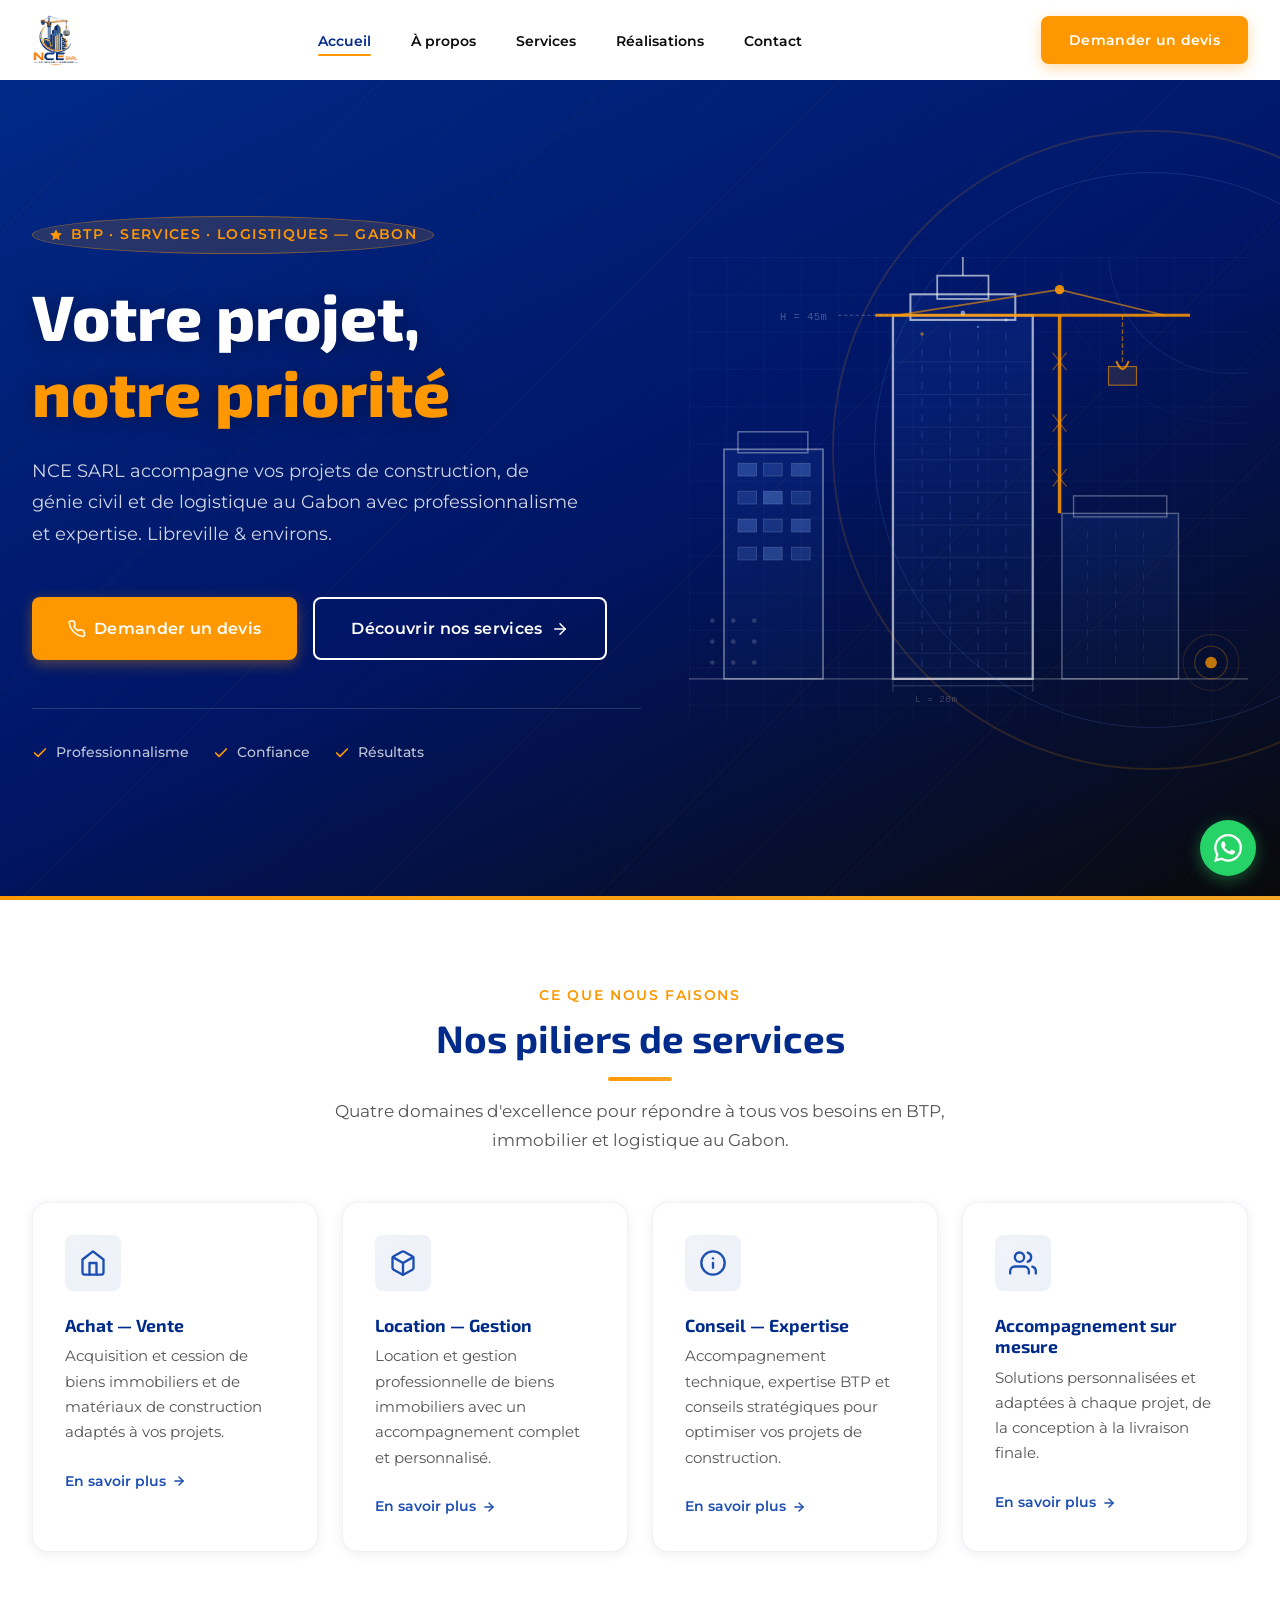
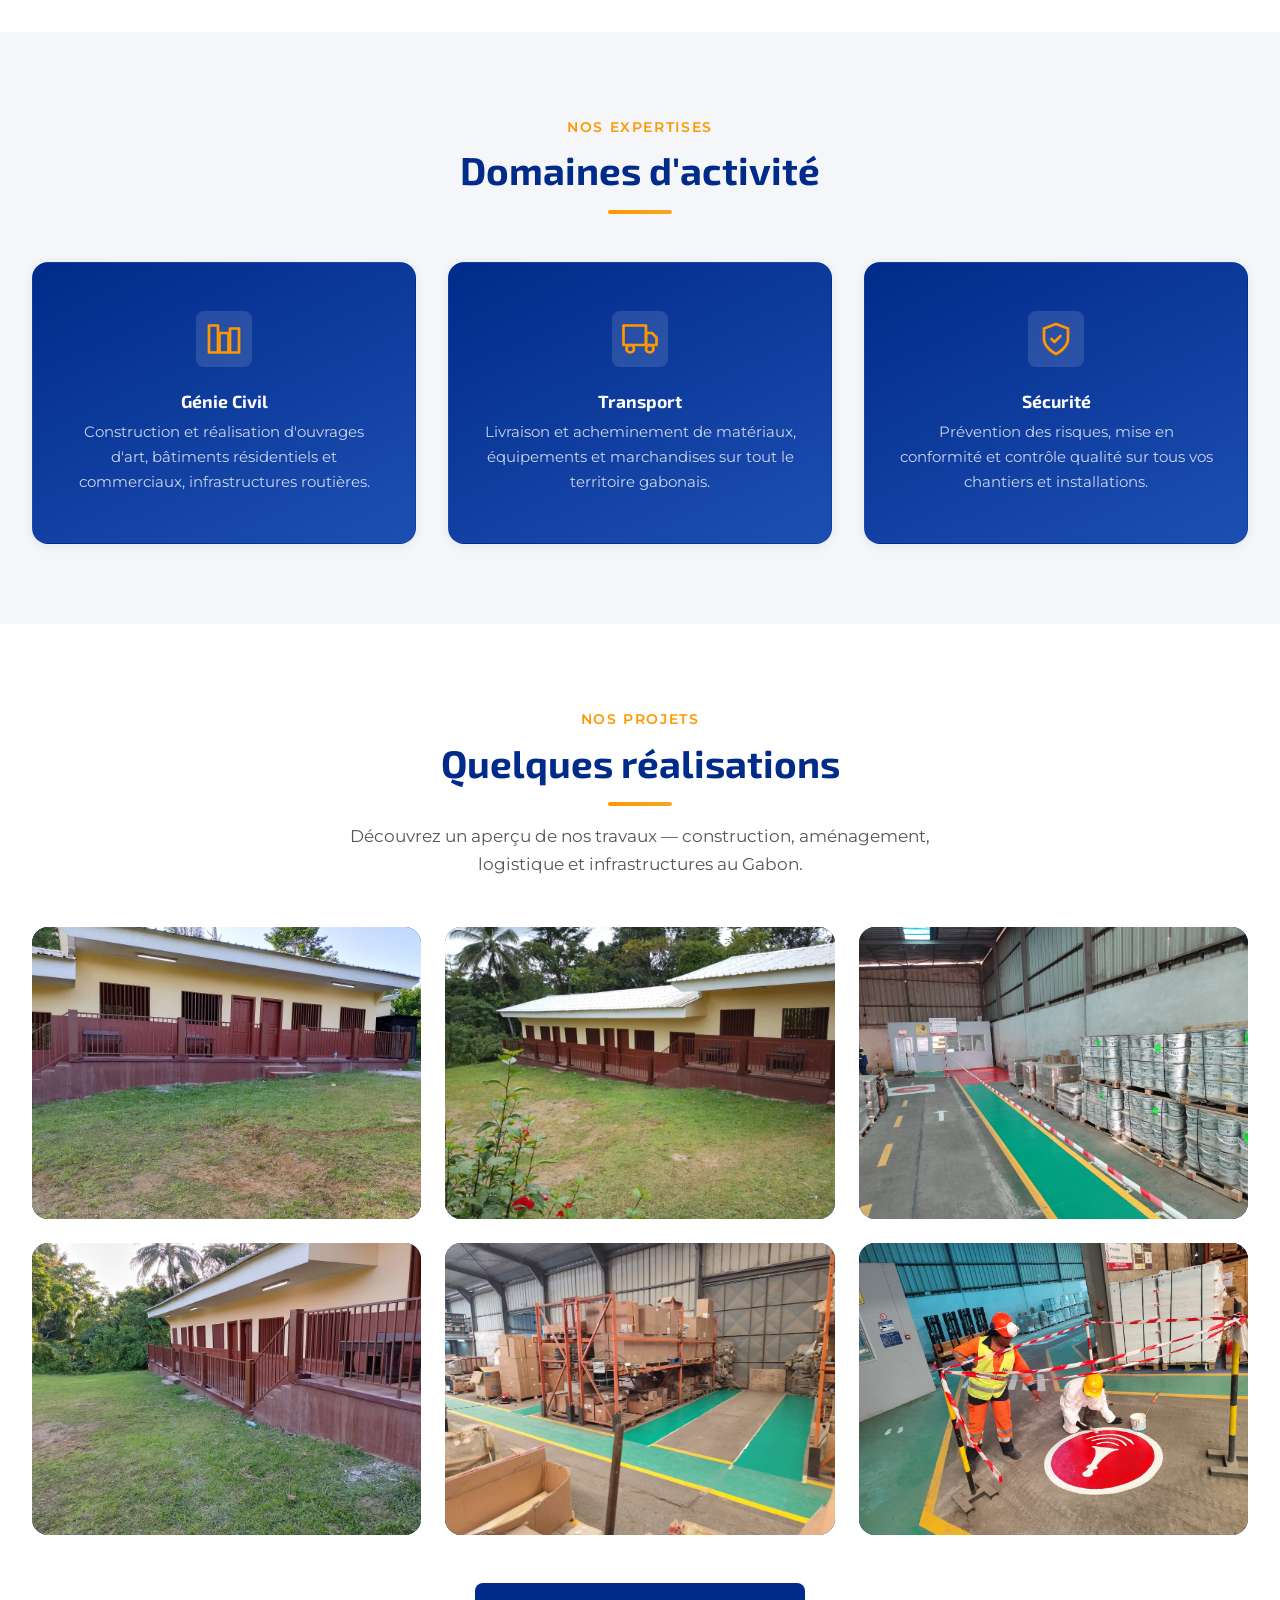
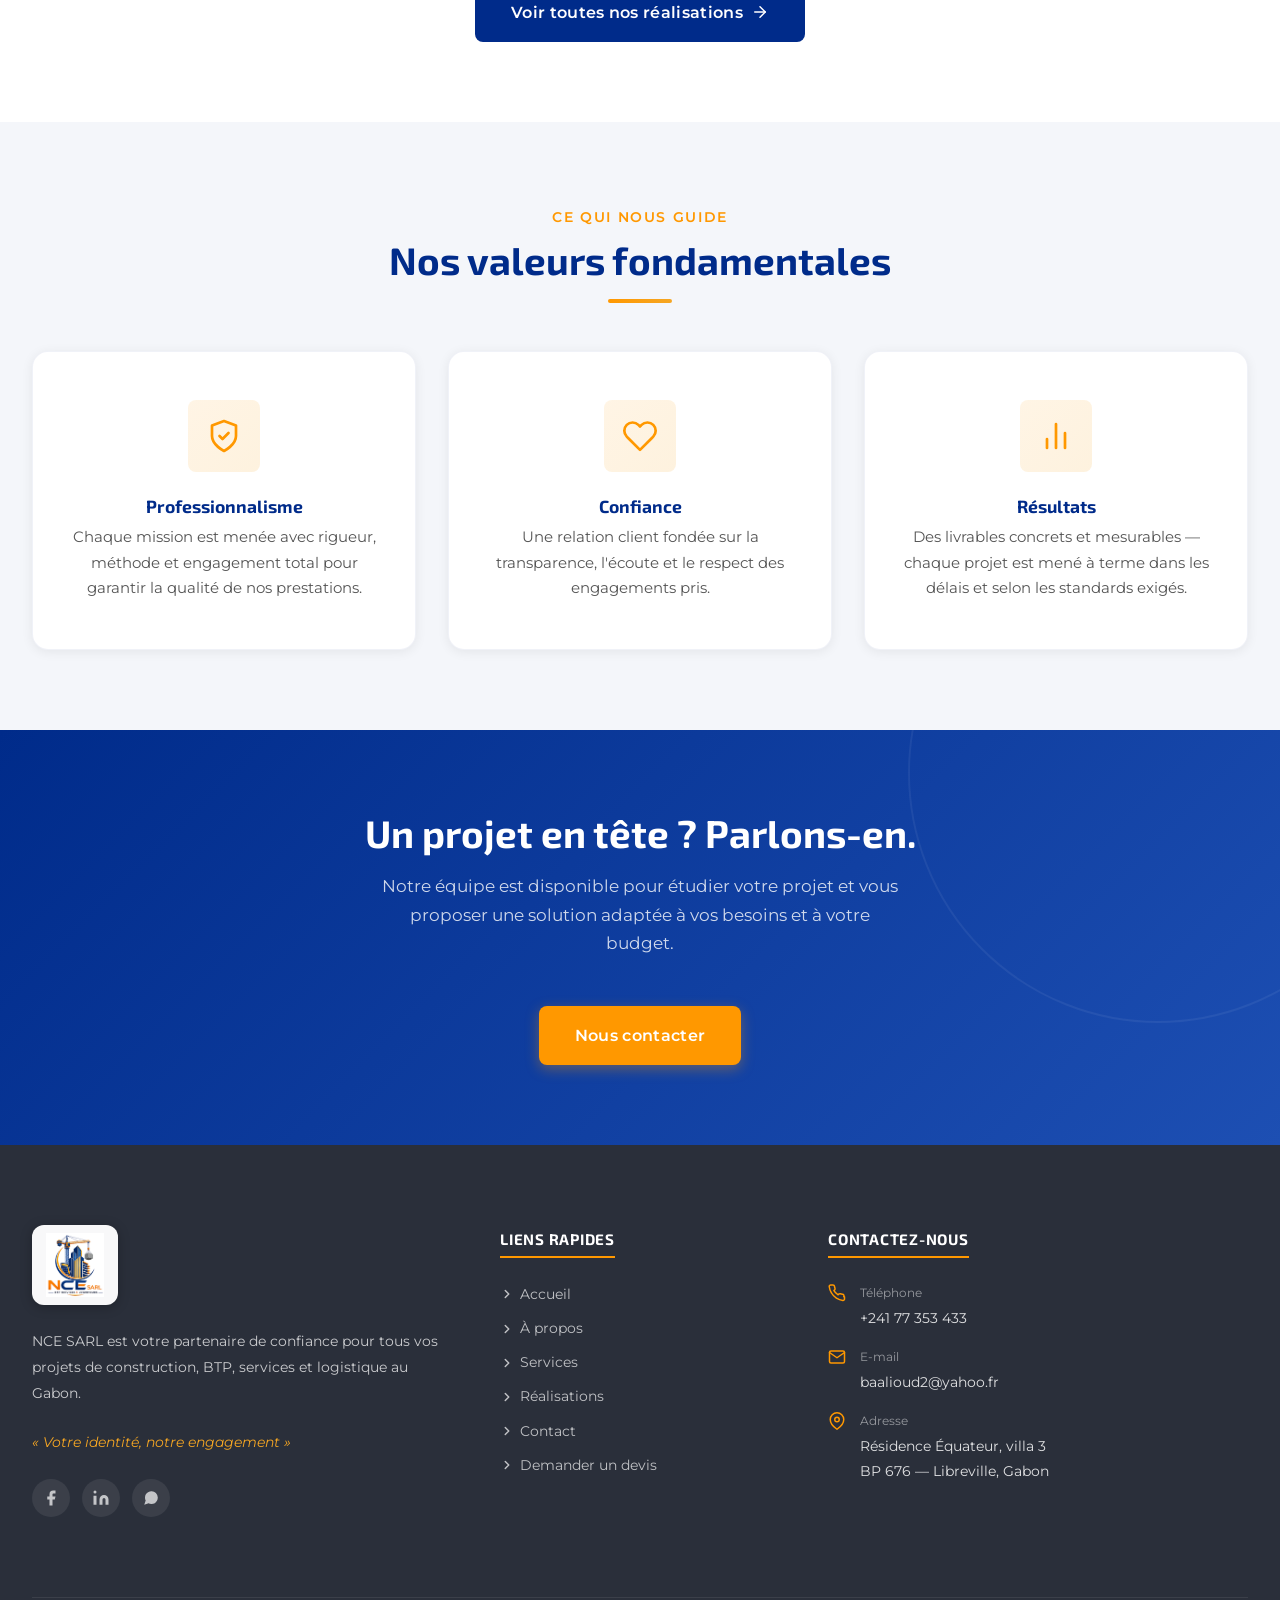
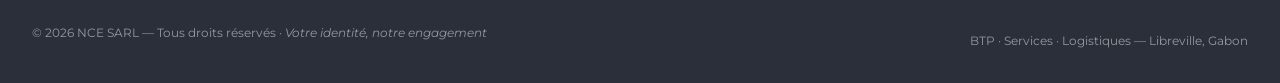
<file: index.html>
<!DOCTYPE html>
<html lang="fr">
<head>
  <meta charset="UTF-8">
  <meta name="viewport" content="width=device-width, initial-scale=1.0">

  <title>NCE SARL — BTP Services &amp; Logistiques | Libreville, Gabon</title>
  <meta name="description" content="NCE SARL, votre partenaire BTP, services et logistique au Gabon. Construction, génie civil, transport et conseil à Libreville. Votre projet, notre priorité.">
  <meta name="keywords" content="BTP Gabon, construction Libreville, génie civil Gabon, logistique transport Gabon, location gestion immobilière Libreville, NCE SARL">
  <meta name="robots" content="index, follow">
  <link rel="canonical" href="https://www.nce-sarl.com/">

  <!-- Open Graph -->
  <meta property="og:type"        content="website">
  <meta property="og:url"         content="https://www.nce-sarl.com/">
  <meta property="og:title"       content="NCE SARL — BTP Services &amp; Logistiques | Gabon">
  <meta property="og:description" content="Votre partenaire de confiance pour la construction, le génie civil, le transport et la logistique au Gabon.">
  <meta property="og:image"       content="https://www.nce-sarl.com/img/logo/logo-nce.png">
  <meta property="og:locale"      content="fr_GA">
  <meta property="og:site_name"   content="NCE SARL">

  <!-- Twitter Card -->
  <meta name="twitter:card"        content="summary_large_image">
  <meta name="twitter:title"       content="NCE SARL — BTP Services &amp; Logistiques">
  <meta name="twitter:description" content="Construction, génie civil, transport et logistique au Gabon. Libreville, Résidence Équateur.">
  <meta name="twitter:image"       content="https://www.nce-sarl.com/img/logo/logo-nce.png">

  <!-- Google Fonts -->
  <link rel="preconnect" href="https://fonts.googleapis.com">
  <link rel="preconnect" href="https://fonts.gstatic.com" crossorigin>
  <link href="https://fonts.googleapis.com/css2?family=Exo+2:wght@400;600;700;800&family=Montserrat:wght@400;500;600;700&display=swap" rel="stylesheet">

  <!-- CSS -->
  <link rel="stylesheet" href="css/style.css">

  <!-- JSON-LD LocalBusiness -->
  <script type="application/ld+json">
  {
    "@context": "https://schema.org",
    "@type": "LocalBusiness",
    "name": "NCE SARL",
    "description": "BTP Services & Logistiques — Construction, génie civil, transport et logistique au Gabon",
    "url": "https://www.nce-sarl.com",
    "telephone": "+24177353433",
    "email": "baalioud2@yahoo.fr",
    "address": {
      "@type": "PostalAddress",
      "streetAddress": "Résidence Équateur, villa 3",
      "addressLocality": "Libreville",
      "postalCode": "676",
      "addressCountry": "GA"
    },
    "geo": {
      "@type": "GeoCoordinates",
      "latitude": "0.4162",
      "longitude": "9.4673"
    },
    "openingHours": "Mo-Fr 08:00-17:00",
    "sameAs": [],
    "logo": "https://www.nce-sarl.com/img/logo/logo-nce.png",
    "image": "https://www.nce-sarl.com/img/logo/logo-nce.png",
    "priceRange": "$$"
  }
  </script>
</head>

<body>
  <!-- Lien d'évitement (accessibilité) -->
  <a href="#main-content" class="skip-link">Aller au contenu principal</a>

  <!-- Header (injecté par components.js) -->
  <header id="site-header" role="banner"></header>

  <main id="main-content">

    <!-- ═══════════════════════════════════════════════════════
         HERO — Plein écran
         ═══════════════════════════════════════════════════════ -->
    <section class="hero" aria-labelledby="hero-title">
      <div class="hero__deco" aria-hidden="true"></div>

      <div class="container hero__split">
        <div class="hero__content">

          <div class="hero__label" aria-hidden="true">
            <svg xmlns="http://www.w3.org/2000/svg" width="14" height="14"
                 viewBox="0 0 24 24" fill="currentColor" aria-hidden="true">
              <path d="M12 2l3.09 6.26L22 9.27l-5 4.87 1.18 6.88L12 17.77l-6.18 3.25L7 14.14 2 9.27l6.91-1.01L12 2z"/>
            </svg>
            BTP · Services · Logistiques — Gabon
          </div>

          <h1 id="hero-title" class="hero__title">
            Votre projet,<br><span>notre priorité</span>
          </h1>

          <p class="hero__subtitle">
            NCE SARL accompagne vos projets de construction, de génie civil
            et de logistique au Gabon avec professionnalisme et expertise.
            Libreville &amp; environs.
          </p>

          <div class="hero__actions">
            <a href="contact.html" class="btn btn-primary btn-lg">
              <svg xmlns="http://www.w3.org/2000/svg" width="18" height="18"
                   viewBox="0 0 24 24" fill="none"
                   stroke="currentColor" stroke-width="2"
                   stroke-linecap="round" stroke-linejoin="round"
                   aria-hidden="true">
                <path d="M22 16.92v3a2 2 0 0 1-2.18 2 19.79 19.79 0 0 1-8.63-3.07A19.5 19.5 0 0 1 4.69 12 19.79 19.79 0 0 1 1.61 3.38 2 2 0 0 1 3.6 1.18h3a2 2 0 0 1 2 1.72c.127.96.361 1.903.7 2.81a2 2 0 0 1-.45 2.11L7.91 8.81a16 16 0 0 0 5.56 5.56l.83-.83a2 2 0 0 1 2.11-.45c.907.339 1.85.573 2.81.7A2 2 0 0 1 21 16.92z"/>
              </svg>
              Demander un devis
            </a>
            <a href="services.html" class="btn btn-outline btn-lg">
              Découvrir nos services
              <svg xmlns="http://www.w3.org/2000/svg" width="18" height="18"
                   viewBox="0 0 24 24" fill="none"
                   stroke="currentColor" stroke-width="2"
                   stroke-linecap="round" stroke-linejoin="round"
                   aria-hidden="true">
                <line x1="5" y1="12" x2="19" y2="12"/>
                <polyline points="12 5 19 12 12 19"/>
              </svg>
            </a>
          </div>

          <!-- Badges de confiance -->
          <div class="hero__trust">
            <div class="hero__trust-item">
              <svg xmlns="http://www.w3.org/2000/svg" width="16" height="16"
                   viewBox="0 0 24 24" fill="none" stroke="currentColor"
                   stroke-width="2.5" stroke-linecap="round" stroke-linejoin="round"
                   aria-hidden="true">
                <polyline points="20 6 9 17 4 12"/>
              </svg>
              Professionnalisme
            </div>
            <div class="hero__trust-item">
              <svg xmlns="http://www.w3.org/2000/svg" width="16" height="16"
                   viewBox="0 0 24 24" fill="none" stroke="currentColor"
                   stroke-width="2.5" stroke-linecap="round" stroke-linejoin="round"
                   aria-hidden="true">
                <polyline points="20 6 9 17 4 12"/>
              </svg>
              Confiance
            </div>
            <div class="hero__trust-item">
              <svg xmlns="http://www.w3.org/2000/svg" width="16" height="16"
                   viewBox="0 0 24 24" fill="none" stroke="currentColor"
                   stroke-width="2.5" stroke-linecap="round" stroke-linejoin="round"
                   aria-hidden="true">
                <polyline points="20 6 9 17 4 12"/>
              </svg>
              Résultats
            </div>
          </div>
        </div>

        <!-- Illustration SVG construction — visible desktop uniquement -->
        <div class="hero__visual" aria-hidden="true">
          <svg class="hero__svg-scene" viewBox="0 0 480 400"
               xmlns="http://www.w3.org/2000/svg">
            <defs>
              <pattern id="h-grid" width="32" height="32" patternUnits="userSpaceOnUse">
                <path d="M32 0H0V32" fill="none" stroke="rgba(93,134,214,0.2)" stroke-width="0.5"/>
              </pattern>
              <linearGradient id="bld-fill" x1="0" y1="0" x2="0" y2="1">
                <stop offset="0%" stop-color="rgba(29,79,179,0.18)"/>
                <stop offset="100%" stop-color="rgba(29,79,179,0.06)"/>
              </linearGradient>
            </defs>

            <!-- Grille blueprint -->
            <rect class="grid-shimmer" width="480" height="400" fill="url(#h-grid)"/>

            <!-- Sol -->
            <line x1="0" y1="362" x2="480" y2="362" stroke="rgba(255,255,255,0.2)" stroke-width="1.5"/>

            <!-- Bâtiment gauche (moyen) -->
            <g class="bld-left">
            <rect x="30" y="165" width="85" height="197" fill="url(#bld-fill)" stroke="rgba(255,255,255,0.38)" stroke-width="1.5"/>
            <rect x="42" y="150" width="60" height="18" fill="none" stroke="rgba(255,255,255,0.38)" stroke-width="1.2"/>
            <rect class="win-a" x="42" y="177" width="16" height="11" fill="rgba(93,134,214,0.35)" stroke="rgba(255,255,255,0.18)" stroke-width="0.7"/>
            <rect x="64" y="177" width="16" height="11" fill="rgba(93,134,214,0.22)" stroke="rgba(255,255,255,0.18)" stroke-width="0.7"/>
            <rect class="win-b" x="88" y="177" width="16" height="11" fill="rgba(93,134,214,0.35)" stroke="rgba(255,255,255,0.18)" stroke-width="0.7"/>
            <rect x="42" y="201" width="16" height="11" fill="rgba(93,134,214,0.22)" stroke="rgba(255,255,255,0.18)" stroke-width="0.7"/>
            <rect class="win-c" x="64" y="201" width="16" height="11" fill="rgba(93,134,214,0.45)" stroke="rgba(255,255,255,0.18)" stroke-width="0.7"/>
            <rect x="88" y="201" width="16" height="11" fill="rgba(93,134,214,0.22)" stroke="rgba(255,255,255,0.18)" stroke-width="0.7"/>
            <rect x="42" y="225" width="16" height="11" fill="rgba(93,134,214,0.35)" stroke="rgba(255,255,255,0.18)" stroke-width="0.7"/>
            <rect class="win-d" x="64" y="225" width="16" height="11" fill="rgba(93,134,214,0.22)" stroke="rgba(255,255,255,0.18)" stroke-width="0.7"/>
            <rect x="88" y="225" width="16" height="11" fill="rgba(93,134,214,0.35)" stroke="rgba(255,255,255,0.18)" stroke-width="0.7"/>
            <rect x="42" y="249" width="16" height="11" fill="rgba(93,134,214,0.22)" stroke="rgba(255,255,255,0.18)" stroke-width="0.7"/>
            <rect x="64" y="249" width="16" height="11" fill="rgba(93,134,214,0.35)" stroke="rgba(255,255,255,0.18)" stroke-width="0.7"/>
            <rect x="88" y="249" width="16" height="11" fill="rgba(93,134,214,0.22)" stroke="rgba(255,255,255,0.18)" stroke-width="0.7"/>
            </g>

            <!-- Tour centrale (principale) -->
            <g class="bld-center">
            <rect x="175" y="50" width="120" height="312" fill="url(#bld-fill)" stroke="rgba(255,255,255,0.62)" stroke-width="2"/>
            <rect x="190" y="32" width="90" height="22" fill="url(#bld-fill)" stroke="rgba(255,255,255,0.62)" stroke-width="1.8"/>
            <rect x="213" y="16" width="44" height="20" fill="none" stroke="rgba(255,255,255,0.62)" stroke-width="1.5"/>
            <line x1="235" y1="0" x2="235" y2="16" stroke="rgba(255,255,255,0.55)" stroke-width="1.5"/>
            <!-- Fenêtres verticales (lignes pointillées) -->
            <line x1="200" y1="65" x2="200" y2="355" stroke="rgba(93,134,214,0.3)" stroke-width="0.8" stroke-dasharray="7 7"/>
            <line x1="224" y1="65" x2="224" y2="355" stroke="rgba(93,134,214,0.3)" stroke-width="0.8" stroke-dasharray="7 7"/>
            <line x1="248" y1="65" x2="248" y2="355" stroke="rgba(93,134,214,0.3)" stroke-width="0.8" stroke-dasharray="7 7"/>
            <line x1="272" y1="65" x2="272" y2="355" stroke="rgba(93,134,214,0.3)" stroke-width="0.8" stroke-dasharray="7 7"/>
            <!-- Horizontaux -->
            <line x1="177" y1="90"  x2="293" y2="90"  stroke="rgba(255,255,255,0.09)" stroke-width="0.7"/>
            <line x1="177" y1="118" x2="293" y2="118" stroke="rgba(255,255,255,0.09)" stroke-width="0.7"/>
            <line x1="177" y1="146" x2="293" y2="146" stroke="rgba(255,255,255,0.09)" stroke-width="0.7"/>
            <line x1="177" y1="174" x2="293" y2="174" stroke="rgba(255,255,255,0.09)" stroke-width="0.7"/>
            <line x1="177" y1="202" x2="293" y2="202" stroke="rgba(255,255,255,0.09)" stroke-width="0.7"/>
            <line x1="177" y1="230" x2="293" y2="230" stroke="rgba(255,255,255,0.09)" stroke-width="0.7"/>
            <line x1="177" y1="258" x2="293" y2="258" stroke="rgba(255,255,255,0.09)" stroke-width="0.7"/>
            <line x1="177" y1="286" x2="293" y2="286" stroke="rgba(255,255,255,0.09)" stroke-width="0.7"/>
            <line x1="177" y1="314" x2="293" y2="314" stroke="rgba(255,255,255,0.09)" stroke-width="0.7"/>
            <line x1="177" y1="340" x2="293" y2="340" stroke="rgba(255,255,255,0.09)" stroke-width="0.7"/>
            </g>

            <!-- Bâtiment droit (bas) -->
            <g class="bld-right">
            <rect x="320" y="220" width="100" height="142" fill="url(#bld-fill)" stroke="rgba(255,255,255,0.32)" stroke-width="1.2"/>
            <rect x="330" y="205" width="80" height="18" fill="none" stroke="rgba(255,255,255,0.32)" stroke-width="1.2"/>
            <line x1="342" y1="235" x2="342" y2="355" stroke="rgba(93,134,214,0.2)" stroke-width="0.7" stroke-dasharray="6 6"/>
            <line x1="366" y1="235" x2="366" y2="355" stroke="rgba(93,134,214,0.2)" stroke-width="0.7" stroke-dasharray="6 6"/>
            <line x1="390" y1="235" x2="390" y2="355" stroke="rgba(93,134,214,0.2)" stroke-width="0.7" stroke-dasharray="6 6"/>
            </g>

            <!-- === GRUE TOUR === -->
            <!-- Mât vertical -->
            <line x1="318" y1="50" x2="318" y2="220" stroke="rgba(255,152,0,0.85)" stroke-width="3"/>
            <!-- Contreventements du mât -->
            <line x1="312" y1="82"  x2="324" y2="97"  stroke="rgba(255,152,0,0.45)" stroke-width="1"/>
            <line x1="324" y1="82"  x2="312" y2="97"  stroke="rgba(255,152,0,0.45)" stroke-width="1"/>
            <line x1="312" y1="135" x2="324" y2="150" stroke="rgba(255,152,0,0.45)" stroke-width="1"/>
            <line x1="324" y1="135" x2="312" y2="150" stroke="rgba(255,152,0,0.45)" stroke-width="1"/>
            <line x1="312" y1="182" x2="324" y2="197" stroke="rgba(255,152,0,0.45)" stroke-width="1"/>
            <line x1="324" y1="182" x2="312" y2="197" stroke="rgba(255,152,0,0.45)" stroke-width="1"/>
            <!-- Flèche (bras horizontal) -->
            <line x1="160" y1="50" x2="430" y2="50" stroke="rgba(255,152,0,0.85)" stroke-width="2.5"/>
            <!-- Haubans -->
            <line x1="318" y1="28" x2="178" y2="50" stroke="rgba(255,152,0,0.6)" stroke-width="1.5"/>
            <line x1="318" y1="28" x2="408" y2="50" stroke="rgba(255,152,0,0.6)" stroke-width="1.5"/>
            <!-- Sommet — feu clignotant -->
            <circle class="crane-apex" cx="318" cy="28" r="4" fill="rgba(255,152,0,0.9)"/>
            <!-- Câble + crochet + charge (pendule animé) -->
            <g class="crane-load">
              <line class="crane-cable" x1="372" y1="50" x2="372" y2="92" stroke="rgba(255,152,0,0.55)" stroke-width="1.2" stroke-dasharray="4 2"/>
              <path d="M367 90 Q372 102 377 90" fill="none" stroke="rgba(255,152,0,0.8)" stroke-width="1.8" stroke-linecap="round"/>
              <rect x="360" y="94" width="24" height="16" fill="rgba(255,152,0,0.12)" stroke="rgba(255,152,0,0.6)" stroke-width="1"/>
            </g>

            <!-- Arcs décoratifs (compas architectural) -->
            <g class="compass-spin">
              <circle cx="465" cy="-5" r="105" fill="none" stroke="rgba(93,134,214,0.14)" stroke-width="1"/>
              <circle cx="465" cy="-5" r="148" fill="none" stroke="rgba(93,134,214,0.08)" stroke-width="0.8"/>
            </g>

            <!-- Annotations de mesure -->
            <line x1="128" y1="50"  x2="172" y2="50" stroke="rgba(255,255,255,0.28)" stroke-width="0.8" stroke-dasharray="3 2"/>
            <text x="78" y="54" font-family="monospace" font-size="9" fill="rgba(255,255,255,0.28)" letter-spacing="0.4">H = 45m</text>
            <line x1="175" y1="368" x2="295" y2="368" stroke="rgba(255,255,255,0.22)" stroke-width="0.8"/>
            <line x1="175" y1="363" x2="175" y2="373" stroke="rgba(255,255,255,0.22)" stroke-width="0.8"/>
            <line x1="295" y1="363" x2="295" y2="373" stroke="rgba(255,255,255,0.22)" stroke-width="0.8"/>
            <text x="194" y="382" font-family="monospace" font-size="8" fill="rgba(255,255,255,0.22)" letter-spacing="0.4">L = 28m</text>

            <!-- Accent orange (cible pulsante) -->
            <g class="target-pulse">
              <circle cx="448" cy="348" r="5"  fill="rgba(255,152,0,0.75)"/>
              <circle cx="448" cy="348" r="14" fill="none" stroke="rgba(255,152,0,0.28)" stroke-width="1"/>
              <circle cx="448" cy="348" r="24" fill="none" stroke="rgba(255,152,0,0.13)" stroke-width="1"/>
            </g>

            <!-- Particules flottantes (poussière chantier) -->
            <circle class="svgp svgp-1" cx="235" cy="48" r="2"   fill="rgba(255,255,255,0.5)"/>
            <circle class="svgp svgp-2" cx="200" cy="66" r="1.5" fill="rgba(255,152,0,0.55)"/>
            <circle class="svgp svgp-3" cx="272" cy="54" r="1.5" fill="rgba(255,255,255,0.35)"/>
            <circle class="svgp svgp-4" cx="248" cy="60" r="1"   fill="rgba(93,134,214,0.8)"/>

            <!-- Grille de points (bas gauche) -->
            <circle cx="20" cy="312" r="2" fill="rgba(255,255,255,0.16)"/>
            <circle cx="38" cy="312" r="2" fill="rgba(255,255,255,0.16)"/>
            <circle cx="56" cy="312" r="2" fill="rgba(255,255,255,0.16)"/>
            <circle cx="20" cy="330" r="2" fill="rgba(255,255,255,0.16)"/>
            <circle cx="38" cy="330" r="2" fill="rgba(255,255,255,0.16)"/>
            <circle cx="56" cy="330" r="2" fill="rgba(255,255,255,0.16)"/>
            <circle cx="20" cy="348" r="2" fill="rgba(255,255,255,0.16)"/>
            <circle cx="38" cy="348" r="2" fill="rgba(255,255,255,0.16)"/>
            <circle cx="56" cy="348" r="2" fill="rgba(255,255,255,0.16)"/>
          </svg>
        </div>

      </div>
    </section>

    <!-- ═══════════════════════════════════════════════════════
         4 PILIERS DE SERVICES
         ═══════════════════════════════════════════════════════ -->
    <section class="section piliers" id="services" aria-labelledby="piliers-title">
      <div class="container">

        <div class="section-heading fade-up">
          <span class="section-heading__label">Ce que nous faisons</span>
          <h2 id="piliers-title" class="section-heading__title">Nos piliers de services</h2>
          <div class="section-heading__line" aria-hidden="true"></div>
          <p class="section-heading__desc">
            Quatre domaines d'excellence pour répondre à tous vos besoins
            en BTP, immobilier et logistique au Gabon.
          </p>
        </div>

        <div class="grid-4">

          <!-- Achat / Vente -->
          <a href="services.html#achat-vente" class="card card--link fade-up fade-up--delay-1" aria-label="Achat et Vente">
            <div class="card__icon" aria-hidden="true">
              <svg xmlns="http://www.w3.org/2000/svg" width="28" height="28"
                   viewBox="0 0 24 24" fill="none"
                   stroke="currentColor" stroke-width="2"
                   stroke-linecap="round" stroke-linejoin="round">
                <path d="M3 9l9-7 9 7v11a2 2 0 0 1-2 2H5a2 2 0 0 1-2-2z"/>
                <polyline points="9 22 9 12 15 12 15 22"/>
              </svg>
            </div>
            <h3 class="card__title">Achat — Vente</h3>
            <p class="card__text">Acquisition et cession de biens immobiliers et de matériaux de construction adaptés à vos projets.</p>
            <span class="card__cta">
              En savoir plus
              <svg xmlns="http://www.w3.org/2000/svg" width="14" height="14"
                   viewBox="0 0 24 24" fill="none" stroke="currentColor"
                   stroke-width="2.5" stroke-linecap="round" stroke-linejoin="round"
                   aria-hidden="true">
                <line x1="5" y1="12" x2="19" y2="12"/>
                <polyline points="12 5 19 12 12 19"/>
              </svg>
            </span>
          </a>

          <!-- Location / Gestion -->
          <a href="services.html#location-gestion" class="card card--link fade-up fade-up--delay-2" aria-label="Location et Gestion">
            <div class="card__icon" aria-hidden="true">
              <svg xmlns="http://www.w3.org/2000/svg" width="28" height="28"
                   viewBox="0 0 24 24" fill="none"
                   stroke="currentColor" stroke-width="2"
                   stroke-linecap="round" stroke-linejoin="round">
                <path d="M21 16V8a2 2 0 0 0-1-1.73l-7-4a2 2 0 0 0-2 0l-7 4A2 2 0 0 0 3 8v8a2 2 0 0 0 1 1.73l7 4a2 2 0 0 0 2 0l7-4A2 2 0 0 0 21 16z"/>
                <polyline points="3.27 6.96 12 12.01 20.73 6.96"/>
                <line x1="12" y1="22.08" x2="12" y2="12"/>
              </svg>
            </div>
            <h3 class="card__title">Location — Gestion</h3>
            <p class="card__text">Location et gestion professionnelle de biens immobiliers avec un accompagnement complet et personnalisé.</p>
            <span class="card__cta">
              En savoir plus
              <svg xmlns="http://www.w3.org/2000/svg" width="14" height="14"
                   viewBox="0 0 24 24" fill="none" stroke="currentColor"
                   stroke-width="2.5" stroke-linecap="round" stroke-linejoin="round"
                   aria-hidden="true">
                <line x1="5" y1="12" x2="19" y2="12"/>
                <polyline points="12 5 19 12 12 19"/>
              </svg>
            </span>
          </a>

          <!-- Conseil / Expertise -->
          <a href="services.html#conseil" class="card card--link fade-up fade-up--delay-3" aria-label="Conseil et Expertise">
            <div class="card__icon" aria-hidden="true">
              <svg xmlns="http://www.w3.org/2000/svg" width="28" height="28"
                   viewBox="0 0 24 24" fill="none"
                   stroke="currentColor" stroke-width="2"
                   stroke-linecap="round" stroke-linejoin="round">
                <circle cx="12" cy="12" r="10"/>
                <line x1="12" y1="16" x2="12" y2="12"/>
                <line x1="12" y1="8" x2="12.01" y2="8"/>
              </svg>
            </div>
            <h3 class="card__title">Conseil — Expertise</h3>
            <p class="card__text">Accompagnement technique, expertise BTP et conseils stratégiques pour optimiser vos projets de construction.</p>
            <span class="card__cta">
              En savoir plus
              <svg xmlns="http://www.w3.org/2000/svg" width="14" height="14"
                   viewBox="0 0 24 24" fill="none" stroke="currentColor"
                   stroke-width="2.5" stroke-linecap="round" stroke-linejoin="round"
                   aria-hidden="true">
                <line x1="5" y1="12" x2="19" y2="12"/>
                <polyline points="12 5 19 12 12 19"/>
              </svg>
            </span>
          </a>

          <!-- Accompagnement sur mesure -->
          <a href="services.html#accompagnement" class="card card--link fade-up fade-up--delay-4" aria-label="Accompagnement sur mesure">
            <div class="card__icon" aria-hidden="true">
              <svg xmlns="http://www.w3.org/2000/svg" width="28" height="28"
                   viewBox="0 0 24 24" fill="none"
                   stroke="currentColor" stroke-width="2"
                   stroke-linecap="round" stroke-linejoin="round">
                <path d="M17 21v-2a4 4 0 0 0-4-4H5a4 4 0 0 0-4 4v2"/>
                <circle cx="9" cy="7" r="4"/>
                <path d="M23 21v-2a4 4 0 0 0-3-3.87"/>
                <path d="M16 3.13a4 4 0 0 1 0 7.75"/>
              </svg>
            </div>
            <h3 class="card__title">Accompagnement sur mesure</h3>
            <p class="card__text">Solutions personnalisées et adaptées à chaque projet, de la conception à la livraison finale.</p>
            <span class="card__cta">
              En savoir plus
              <svg xmlns="http://www.w3.org/2000/svg" width="14" height="14"
                   viewBox="0 0 24 24" fill="none" stroke="currentColor"
                   stroke-width="2.5" stroke-linecap="round" stroke-linejoin="round"
                   aria-hidden="true">
                <line x1="5" y1="12" x2="19" y2="12"/>
                <polyline points="12 5 19 12 12 19"/>
              </svg>
            </span>
          </a>

        </div>
      </div>
    </section>

    <!-- ═══════════════════════════════════════════════════════
         3 DOMAINES D'ACTIVITÉ
         ═══════════════════════════════════════════════════════ -->
    <section class="section bg-gris-clair" id="domaines" aria-labelledby="domaines-title">
      <div class="container">

        <div class="section-heading fade-up">
          <span class="section-heading__label">Nos expertises</span>
          <h2 id="domaines-title" class="section-heading__title">Domaines d'activité</h2>
          <div class="section-heading__line" aria-hidden="true"></div>
        </div>

        <div class="grid-3">

          <!-- Génie Civil -->
          <div class="card card--domaine fade-up fade-up--delay-1">
            <div class="card__icon" aria-hidden="true">
              <svg xmlns="http://www.w3.org/2000/svg" width="36" height="36"
                   viewBox="0 0 24 24" fill="none"
                   stroke="currentColor" stroke-width="1.8"
                   stroke-linecap="round" stroke-linejoin="round">
                <rect x="2" y="3" width="6" height="18"/>
                <rect x="9" y="8" width="6" height="13"/>
                <rect x="16" y="5" width="6" height="16"/>
              </svg>
            </div>
            <h3 class="card__title">Génie Civil</h3>
            <p class="card__text">Construction et réalisation d'ouvrages d'art, bâtiments résidentiels et commerciaux, infrastructures routières.</p>
          </div>

          <!-- Transport -->
          <div class="card card--domaine fade-up fade-up--delay-2">
            <div class="card__icon" aria-hidden="true">
              <svg xmlns="http://www.w3.org/2000/svg" width="36" height="36"
                   viewBox="0 0 24 24" fill="none"
                   stroke="currentColor" stroke-width="1.8"
                   stroke-linecap="round" stroke-linejoin="round">
                <rect x="1" y="3" width="15" height="13"/>
                <polygon points="16 8 20 8 23 11 23 16 16 16 16 8"/>
                <circle cx="5.5" cy="18.5" r="2.5"/>
                <circle cx="18.5" cy="18.5" r="2.5"/>
              </svg>
            </div>
            <h3 class="card__title">Transport</h3>
            <p class="card__text">Livraison et acheminement de matériaux, équipements et marchandises sur tout le territoire gabonais.</p>
          </div>

          <!-- Sécurité -->
          <div class="card card--domaine fade-up fade-up--delay-3">
            <div class="card__icon" aria-hidden="true">
              <svg xmlns="http://www.w3.org/2000/svg" width="36" height="36"
                   viewBox="0 0 24 24" fill="none"
                   stroke="currentColor" stroke-width="1.8"
                   stroke-linecap="round" stroke-linejoin="round">
                <path d="M12 22s8-4 8-10V5l-8-3-8 3v7c0 6 8 10 8 10z"/>
                <polyline points="9 12 11 14 15 10"/>
              </svg>
            </div>
            <h3 class="card__title">Sécurité</h3>
            <p class="card__text">Prévention des risques, mise en conformité et contrôle qualité sur tous vos chantiers et installations.</p>
          </div>

        </div>
      </div>
    </section>

    <!-- ═══════════════════════════════════════════════════════
    <!-- ═══════════════════════════════════════════════════════
         APERÇU RÉALISATIONS
         ═══════════════════════════════════════════════════════ -->
    <section class="section" id="realisations" aria-labelledby="real-title">
      <div class="container">

        <div class="section-heading fade-up">
          <span class="section-heading__label">Nos projets</span>
          <h2 id="real-title" class="section-heading__title">Quelques réalisations</h2>
          <div class="section-heading__line" aria-hidden="true"></div>
          <p class="section-heading__desc">
            Découvrez un aperçu de nos travaux — construction, aménagement,
            logistique et infrastructures au Gabon.
          </p>
        </div>

        <div class="real-grid">

          <div class="real-card fade-up fade-up--delay-1"
               aria-label="Bâtiment résidentiel — Gabon">
            <img src="img/realisations/projet-batiment-01.jpg"
                 alt="Bâtiment résidentiel avec galeries couvertes — Gabon"
                 class="real-card__img" loading="lazy">
            <div class="real-card__overlay">
              <span class="real-card__tag">Bâtiment</span>
              <p class="real-card__title">Bâtiment résidentiel — Gabon</p>
            </div>
          </div>

          <div class="real-card fade-up fade-up--delay-2"
               aria-label="Bâtiment communautaire — Gabon">
            <img src="img/realisations/projet-batiment-02.jpg"
                 alt="Bâtiment communautaire toit tôle — Gabon"
                 class="real-card__img" loading="lazy">
            <div class="real-card__overlay">
              <span class="real-card__tag">Bâtiment</span>
              <p class="real-card__title">Bâtiment communautaire — Gabon</p>
            </div>
          </div>

          <div class="real-card fade-up fade-up--delay-3"
               aria-label="Gestion d'entrepôt industriel">
            <img src="img/realisations/projet-logistique-01.jpg"
                 alt="Entrepôt industriel avec stockage sur palettes — Libreville"
                 class="real-card__img" loading="lazy">
            <div class="real-card__overlay">
              <span class="real-card__tag">Logistique</span>
              <p class="real-card__title">Gestion d'entrepôt industriel</p>
            </div>
          </div>

          <div class="real-card fade-up fade-up--delay-1"
               aria-label="Construction bâtiment — Gabon">
            <img src="img/realisations/projet-batiment-03.jpg"
                 alt="Construction bâtiment vue latérale — Gabon"
                 class="real-card__img" loading="lazy">
            <div class="real-card__overlay">
              <span class="real-card__tag">Bâtiment</span>
              <p class="real-card__title">Construction bâtiment — Gabon</p>
            </div>
          </div>

          <div class="real-card fade-up fade-up--delay-2"
               aria-label="Stockage industriel — Libreville">
            <img src="img/realisations/projet-logistique-02.jpg"
                 alt="Stockage industriel avec rayonnages métalliques — Libreville"
                 class="real-card__img" loading="lazy">
            <div class="real-card__overlay">
              <span class="real-card__tag">Logistique</span>
              <p class="real-card__title">Stockage industriel — Libreville</p>
            </div>
          </div>

          <div class="real-card fade-up fade-up--delay-3"
               aria-label="Marquage sécurité — Entrepôt industriel">
            <img src="img/realisations/projet-logistique-04.jpg"
                 alt="Équipe NCE marquage sécurité sol entrepôt"
                 class="real-card__img" loading="lazy">
            <div class="real-card__overlay">
              <span class="real-card__tag">Sécurité</span>
              <p class="real-card__title">Marquage sécurité — Entrepôt industriel</p>
            </div>
          </div>

        </div>

        <div style="text-align:center;margin-top:var(--sp-xl);">
          <a href="realisations.html" class="btn btn-secondary btn-lg">
            Voir toutes nos réalisations
            <svg xmlns="http://www.w3.org/2000/svg" width="18" height="18"
                 viewBox="0 0 24 24" fill="none" stroke="currentColor"
                 stroke-width="2" stroke-linecap="round" stroke-linejoin="round"
                 aria-hidden="true">
              <line x1="5" y1="12" x2="19" y2="12"/>
              <polyline points="12 5 19 12 12 19"/>
            </svg>
          </a>
        </div>

      </div>
    </section>

    <!-- ═══════════════════════════════════════════════════════
         VALEURS
         ═══════════════════════════════════════════════════════ -->
    <section class="section valeurs bg-gris-clair" id="valeurs" aria-labelledby="valeurs-title">
      <div class="container">

        <div class="section-heading fade-up">
          <span class="section-heading__label">Ce qui nous guide</span>
          <h2 id="valeurs-title" class="section-heading__title">Nos valeurs fondamentales</h2>
          <div class="section-heading__line" aria-hidden="true"></div>
        </div>

        <div class="grid-3">

          <div class="card card--valeur fade-up fade-up--delay-1">
            <div class="card__icon" aria-hidden="true">
              <svg xmlns="http://www.w3.org/2000/svg" width="36" height="36"
                   viewBox="0 0 24 24" fill="none"
                   stroke="currentColor" stroke-width="1.8"
                   stroke-linecap="round" stroke-linejoin="round">
                <path d="M12 22s8-4 8-10V5l-8-3-8 3v7c0 6 8 10 8 10z"/>
                <polyline points="9 12 11 14 15 10"/>
              </svg>
            </div>
            <h3 class="card__title">Professionnalisme</h3>
            <p class="card__text">Chaque mission est menée avec rigueur, méthode et engagement total pour garantir la qualité de nos prestations.</p>
          </div>

          <div class="card card--valeur fade-up fade-up--delay-2">
            <div class="card__icon" aria-hidden="true">
              <svg xmlns="http://www.w3.org/2000/svg" width="36" height="36"
                   viewBox="0 0 24 24" fill="none"
                   stroke="currentColor" stroke-width="1.8"
                   stroke-linecap="round" stroke-linejoin="round">
                <path d="M20.84 4.61a5.5 5.5 0 0 0-7.78 0L12 5.67l-1.06-1.06a5.5 5.5 0 0 0-7.78 7.78l1.06 1.06L12 21.23l7.78-7.78 1.06-1.06a5.5 5.5 0 0 0 0-7.78z"/>
              </svg>
            </div>
            <h3 class="card__title">Confiance</h3>
            <p class="card__text">Une relation client fondée sur la transparence, l'écoute et le respect des engagements pris.</p>
          </div>

          <div class="card card--valeur fade-up fade-up--delay-3">
            <div class="card__icon" aria-hidden="true">
              <svg xmlns="http://www.w3.org/2000/svg" width="36" height="36"
                   viewBox="0 0 24 24" fill="none"
                   stroke="currentColor" stroke-width="1.8"
                   stroke-linecap="round" stroke-linejoin="round">
                <line x1="18" y1="20" x2="18" y2="10"/>
                <line x1="12" y1="20" x2="12" y2="4"/>
                <line x1="6" y1="20" x2="6" y2="14"/>
              </svg>
            </div>
            <h3 class="card__title">Résultats</h3>
            <p class="card__text">Des livrables concrets et mesurables — chaque projet est mené à terme dans les délais et selon les standards exigés.</p>
          </div>

        </div>
      </div>
    </section>

    <!-- ═══════════════════════════════════════════════════════
         BANDEAU CTA
         ═══════════════════════════════════════════════════════ -->
    <section class="bandeau-cta" aria-labelledby="cta-title">
      <div class="container">
        <h2 id="cta-title" class="bandeau-cta__title">Un projet en tête ? Parlons-en.</h2>
        <p class="bandeau-cta__desc">
          Notre équipe est disponible pour étudier votre projet et vous proposer
          une solution adaptée à vos besoins et à votre budget.
        </p>
        <div class="bandeau-cta__actions">
          <a href="contact.html" class="btn btn-primary btn-lg">Nous contacter</a>
        </div>
      </div>
    </section>

  </main>

  <!-- Footer (injecté par components.js) -->
  <footer id="site-footer" role="contentinfo"></footer>

  <!-- Bouton WhatsApp flottant -->
  <a href="https://wa.me/24177353433"
     class="whatsapp-btn"
     target="_blank"
     rel="noopener noreferrer"
     aria-label="Nous contacter sur WhatsApp">
    <svg xmlns="http://www.w3.org/2000/svg" width="28" height="28"
         viewBox="0 0 24 24" fill="currentColor" aria-hidden="true">
      <path d="M17.472 14.382c-.297-.149-1.758-.867-2.03-.967-.273-.099-.471-.148-.67.15-.197.297-.767.966-.94 1.164-.173.199-.347.223-.644.075-.297-.15-1.255-.463-2.39-1.475-.883-.788-1.48-1.761-1.653-2.059-.173-.297-.018-.458.13-.606.134-.133.298-.347.446-.52.149-.174.198-.298.298-.497.099-.198.05-.371-.025-.52-.075-.149-.669-1.612-.916-2.207-.242-.579-.487-.5-.669-.51-.173-.008-.371-.01-.57-.01-.198 0-.52.074-.792.372-.272.297-1.04 1.016-1.04 2.479 0 1.462 1.065 2.875 1.213 3.074.149.198 2.096 3.2 5.077 4.487.709.306 1.262.489 1.694.625.712.227 1.36.195 1.871.118.571-.085 1.758-.719 2.006-1.413.248-.694.248-1.289.173-1.413-.074-.124-.272-.198-.57-.347m-5.421 7.403h-.004a9.87 9.87 0 0 1-5.031-1.378l-.361-.214-3.741.982.998-3.648-.235-.374a9.86 9.86 0 0 1-1.51-5.26c.001-5.45 4.436-9.884 9.888-9.884 2.64 0 5.122 1.03 6.988 2.898a9.825 9.825 0 0 1 2.893 6.994c-.003 5.45-4.437 9.884-9.885 9.884m8.413-18.297A11.815 11.815 0 0 0 12.05 0C5.495 0 .16 5.335.157 11.892c0 2.096.547 4.142 1.588 5.945L.057 24l6.305-1.654a11.882 11.882 0 0 0 5.683 1.448h.005c6.554 0 11.89-5.335 11.893-11.893A11.821 11.821 0 0 0 20.885 3.488"/>
    </svg>
  </a>

  <!-- Bouton retour en haut -->
  <button class="back-to-top" aria-label="Retour en haut de la page" type="button">
    <svg xmlns="http://www.w3.org/2000/svg" width="20" height="20"
         viewBox="0 0 24 24" fill="none" stroke="currentColor"
         stroke-width="2.5" stroke-linecap="round" stroke-linejoin="round"
         aria-hidden="true">
      <polyline points="18 15 12 9 6 15"/>
    </svg>
  </button>

  <!-- Scripts -->
  <script src="js/components.js"></script>
  <script src="js/main.js"></script>
</body>
</html>
</file>
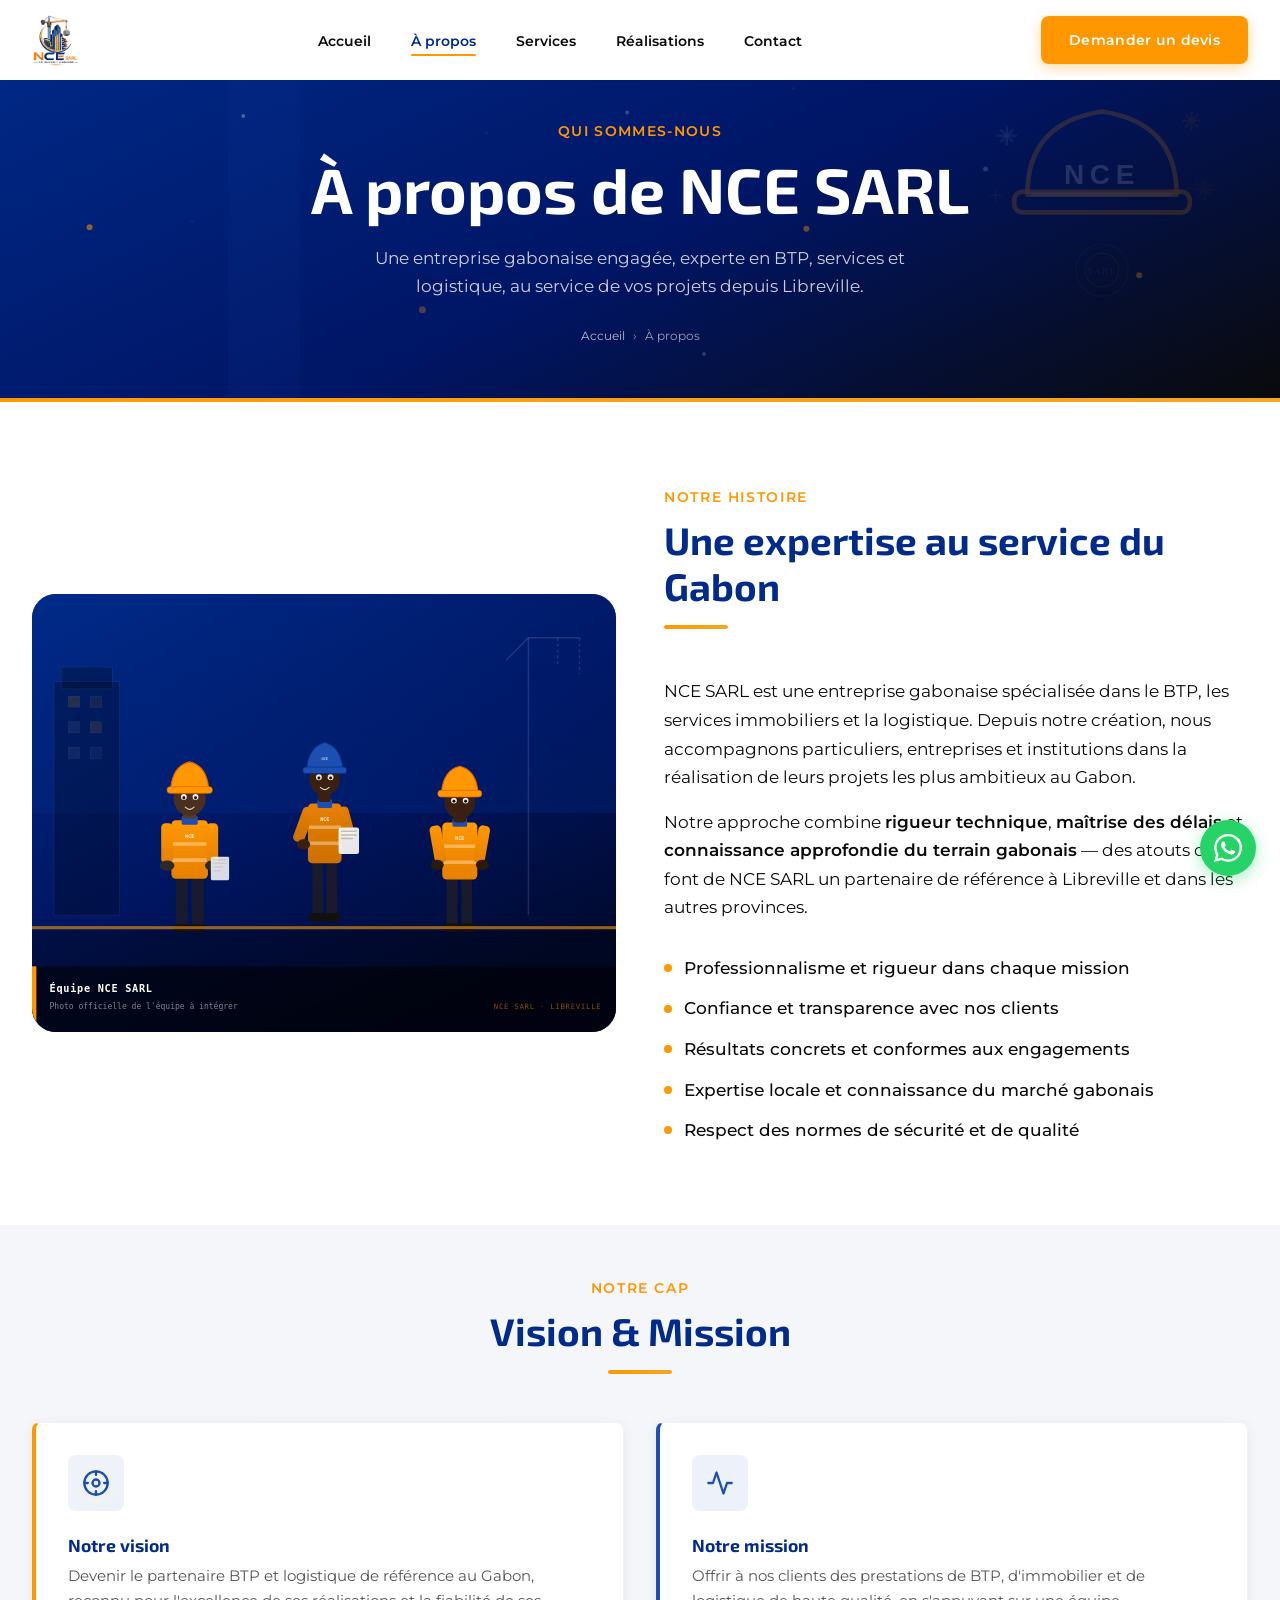
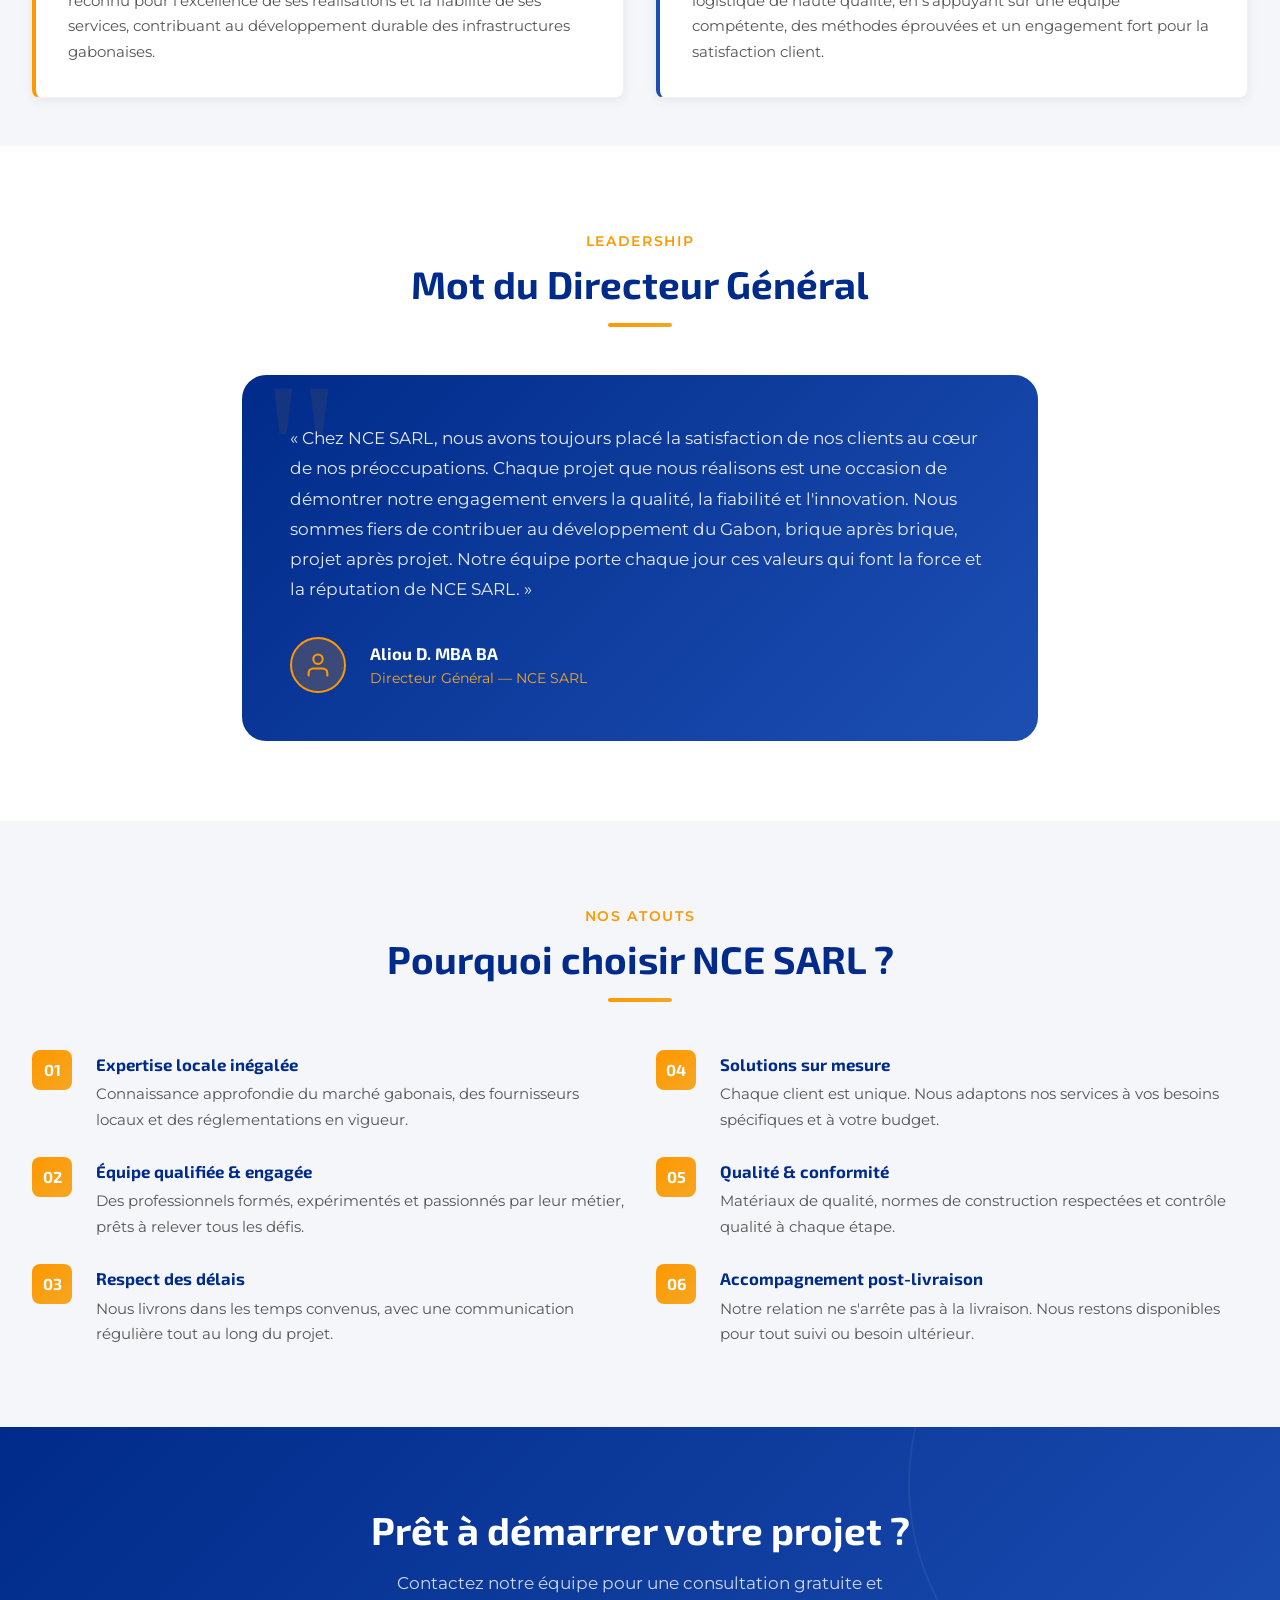
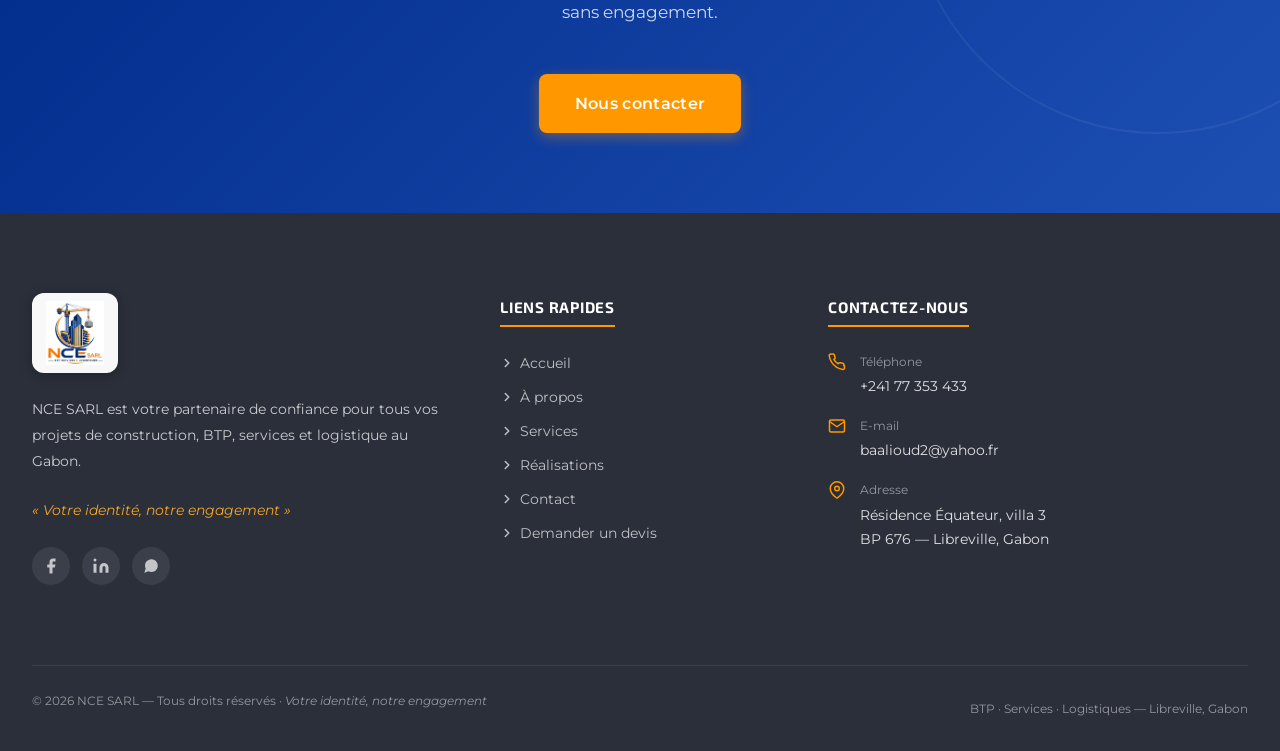
<file: a-propos.html>
<!DOCTYPE html>
<html lang="fr">
<head>
  <meta charset="UTF-8">
  <meta name="viewport" content="width=device-width, initial-scale=1.0">

  <title>À propos — NCE SARL | BTP Services &amp; Logistiques, Libreville Gabon</title>
  <meta name="description" content="Découvrez NCE SARL, entreprise gabonaise de BTP, services et logistique. Notre histoire, notre mission, nos valeurs et le mot du Directeur Général.">
  <meta name="robots" content="index, follow">
  <link rel="canonical" href="https://www.nce-sarl.com/a-propos.html">

  <meta property="og:type"  content="website">
  <meta property="og:url"   content="https://www.nce-sarl.com/a-propos.html">
  <meta property="og:title" content="À propos — NCE SARL BTP Services &amp; Logistiques">
  <meta property="og:description" content="Histoire, mission et valeurs de NCE SARL, votre partenaire BTP au Gabon.">
  <meta property="og:image" content="https://www.nce-sarl.com/img/logo/logo-nce.png">

  <link rel="preconnect" href="https://fonts.googleapis.com">
  <link rel="preconnect" href="https://fonts.gstatic.com" crossorigin>
  <link href="https://fonts.googleapis.com/css2?family=Exo+2:wght@400;600;700;800&family=Montserrat:wght@400;500;600;700&display=swap" rel="stylesheet">
  <link rel="stylesheet" href="css/style.css">

  <script type="application/ld+json">
  {
    "@context": "https://schema.org",
    "@type": "Organization",
    "name": "NCE SARL",
    "url": "https://www.nce-sarl.com",
    "telephone": "+24177353433",
    "foundingDate": "2015",
    "founder": { "@type": "Person", "name": "Aliou D. MBA BA" },
    "address": {
      "@type": "PostalAddress",
      "streetAddress": "Résidence Équateur, villa 3",
      "addressLocality": "Libreville",
      "addressCountry": "GA"
    }
  }
  </script>
</head>

<body>
  <a href="#main-content" class="skip-link">Aller au contenu principal</a>
  <header id="site-header" role="banner"></header>

  <main id="main-content">

    <!-- Page Hero -->
    <section class="page-hero" aria-labelledby="page-title">

      <!-- Particules animées (fond) -->
      <div class="hero-particles" aria-hidden="true">
        <svg width="100%" height="100%" xmlns="http://www.w3.org/2000/svg">
          <rect width="72" height="100%" fill="rgba(29,79,179,0.08)">
            <animateTransform attributeName="transform" type="translate" from="-72 0" to="1400 0" dur="9s" repeatCount="indefinite"/>
          </rect>
          <circle cx="7%"  cy="72%" r="3"   fill="rgba(255,152,0,0.55)"><animate attributeName="cy" values="72%;53%;72%" dur="4.5s" repeatCount="indefinite"/></circle>
          <circle cx="19%" cy="38%" r="2"   fill="rgba(255,255,255,0.28)"><animate attributeName="cy" values="38%;22%;38%" dur="3.6s" begin="0.8s" repeatCount="indefinite"/></circle>
          <circle cx="33%" cy="80%" r="3.5" fill="rgba(255,152,0,0.3)"><animate attributeName="cy" values="80%;62%;80%" dur="5.2s" begin="1.4s" repeatCount="indefinite"/></circle>
          <circle cx="49%" cy="28%" r="2"   fill="rgba(255,255,255,0.2)"><animate attributeName="cy" values="28%;12%;28%" dur="4s"   begin="2.1s" repeatCount="indefinite"/></circle>
          <circle cx="63%" cy="68%" r="3"   fill="rgba(255,152,0,0.4)"><animate attributeName="cy" values="68%;48%;68%" dur="4.8s" begin="0.5s" repeatCount="indefinite"/></circle>
          <circle cx="77%" cy="42%" r="2.5" fill="rgba(255,255,255,0.16)"><animate attributeName="cy" values="42%;24%;42%" dur="3.4s" begin="1.9s" repeatCount="indefinite"/></circle>
          <circle cx="89%" cy="74%" r="3"   fill="rgba(255,152,0,0.28)"><animate attributeName="cy" values="74%;55%;74%" dur="5s"   begin="1.1s" repeatCount="indefinite"/></circle>
          <circle cx="55%" cy="88%" r="2"   fill="rgba(255,255,255,0.16)"><animate attributeName="cy" values="88%;70%;88%" dur="3.8s" begin="2.7s" repeatCount="indefinite"/></circle>
          <circle cx="15%" cy="55%" r="1.5" fill="rgba(255,255,255,0.05)"/>
          <circle cx="38%" cy="33%" r="1.5" fill="rgba(255,255,255,0.05)"/>
          <circle cx="62%" cy="22%" r="1.5" fill="rgba(255,255,255,0.05)"/>
          <circle cx="84%" cy="45%" r="1.5" fill="rgba(255,255,255,0.05)"/>
        </svg>
      </div>

      <!-- Illustration : casque NCE avec étincelles -->
      <div class="hero-illustration" aria-hidden="true">
        <svg viewBox="0 0 300 300" fill="none" xmlns="http://www.w3.org/2000/svg">
          <!-- Casque flottant -->
          <g fill="none" stroke="rgba(255,152,0,0.72)" stroke-width="5" stroke-linecap="round" stroke-linejoin="round">
            <animateTransform attributeName="transform" type="translate"
              values="0,0;0,-12;0,0" dur="3.5s" repeatCount="indefinite" calcMode="spline"
              keySplines="0.45 0.05 0.55 0.95;0.45 0.05 0.55 0.95"/>
            <!-- Dôme -->
            <path d="M70,155 Q70,78 150,66 Q230,78 230,155 Z"/>
            <!-- Rebord -->
            <rect x="56" y="152" width="188" height="22" rx="9"/>
            <!-- Bande intérieure -->
            <line x1="76" y1="155" x2="224" y2="155" stroke="rgba(255,255,255,0.3)" stroke-width="3"/>
          </g>
          <!-- Texte NCE sur le casque -->
          <text x="150" y="132" text-anchor="middle"
                fill="rgba(255,255,255,0.62)" font-family="sans-serif" font-size="30" font-weight="bold" letter-spacing="6">NCE</text>
          <!-- Étincelle 1 — haut gauche -->
          <g stroke="rgba(255,255,255,0.65)" stroke-width="2.5" stroke-linecap="round">
            <animate attributeName="opacity" values="0.65;0.08;0.65" dur="2.2s" repeatCount="indefinite"/>
            <line x1="48"  y1="70"  x2="48"  y2="90"/>
            <line x1="38"  y1="80"  x2="58"  y2="80"/>
            <line x1="42"  y1="74"  x2="54"  y2="86"/>
            <line x1="54"  y1="74"  x2="42"  y2="86"/>
          </g>
          <!-- Étincelle 2 — haut droit (orange) -->
          <g stroke="rgba(255,152,0,0.75)" stroke-width="2.5" stroke-linecap="round">
            <animate attributeName="opacity" values="0.75;0.08;0.75" dur="1.8s" begin="0.6s" repeatCount="indefinite"/>
            <line x1="246" y1="55"  x2="246" y2="73"/>
            <line x1="237" y1="64"  x2="255" y2="64"/>
            <line x1="240" y1="58"  x2="252" y2="70"/>
            <line x1="252" y1="58"  x2="240" y2="70"/>
          </g>
          <!-- Étincelle 3 — gauche milieu (petite) -->
          <g stroke="rgba(255,255,255,0.45)" stroke-width="2" stroke-linecap="round">
            <animate attributeName="opacity" values="0.45;0.05;0.45" dur="3s" begin="1.2s" repeatCount="indefinite"/>
            <line x1="36"  y1="138" x2="36"  y2="150"/>
            <line x1="30"  y1="144" x2="42"  y2="144"/>
          </g>
          <!-- Étincelle 4 — droite (orange, grande) -->
          <g stroke="rgba(255,152,0,0.6)" stroke-width="3" stroke-linecap="round">
            <animate attributeName="opacity" values="0.6;0.08;0.6" dur="2.5s" begin="0.3s" repeatCount="indefinite"/>
            <line x1="260" y1="128" x2="260" y2="148"/>
            <line x1="250" y1="138" x2="270" y2="138"/>
            <line x1="253" y1="131" x2="267" y2="145"/>
            <line x1="267" y1="131" x2="253" y2="145"/>
          </g>
          <!-- Badge circulaire bas -->
          <circle cx="150" cy="224" r="28" stroke="rgba(255,255,255,0.1)"  stroke-width="1.5"/>
          <circle cx="150" cy="224" r="18" stroke="rgba(255,152,0,0.22)" stroke-width="1.5"/>
          <text x="150" y="228" text-anchor="middle" fill="rgba(255,255,255,0.22)" font-family="sans-serif" font-size="9" letter-spacing="2">SARL</text>
        </svg>
      </div>

      <div class="container">
        <p class="page-hero__label">Qui sommes-nous</p>
        <h1 id="page-title" class="page-hero__title">À propos de NCE SARL</h1>
        <p class="page-hero__desc">
          Une entreprise gabonaise engagée, experte en BTP, services et logistique,
          au service de vos projets depuis Libreville.
        </p>
        <nav class="breadcrumb" aria-label="Fil d'Ariane">
          <a href="index.html">Accueil</a>
          <span class="breadcrumb__sep" aria-hidden="true">›</span>
          <span aria-current="page">À propos</span>
        </nav>
      </div>
    </section>

    <!-- ═══════════════════════════════════════════════════════
         HISTOIRE & MISSION
         ═══════════════════════════════════════════════════════ -->
    <section class="section" aria-labelledby="histoire-title">
      <div class="container">
        <div class="about-intro">

          <div class="about-intro__img-wrap">
            <img src="img/hero/about-photo.svg"
                 alt="Équipe NCE SARL sur un chantier à Libreville — hommes et femmes en gilets orange avec logo NCE"
                 style="width:100%;height:100%;object-fit:cover;"
                 loading="lazy"
                 onerror="this.onerror=null;this.src='https://image.pollinations.ai/prompt/Black+African+construction+team+mixed+gender,+orange+safety+vests+NCE+logo+on+chest,+blue+hard+hats,+construction+site,+photorealistic?width=800&height=600&seed=2026&nologo=true';">
          </div>

          <div class="about-intro__content">
            <div class="section-heading" style="text-align:left;">
              <span class="section-heading__label">Notre histoire</span>
              <h2 id="histoire-title" class="section-heading__title">Une expertise au service du Gabon</h2>
              <div class="section-heading__line" style="margin-left:0;"></div>
            </div>

            <p>
              NCE SARL est une entreprise gabonaise spécialisée dans le BTP, les services immobiliers
              et la logistique. Depuis notre création, nous accompagnons particuliers, entreprises
              et institutions dans la réalisation de leurs projets les plus ambitieux au Gabon.
            </p>
            <p>
              Notre approche combine <strong>rigueur technique</strong>, <strong>maîtrise des délais</strong>
              et <strong>connaissance approfondie du terrain gabonais</strong> — des atouts qui font de NCE SARL
              un partenaire de référence à Libreville et dans les autres provinces.
            </p>

            <div class="values-list" aria-label="Nos valeurs">
              <div class="values-list__item"><span class="values-list__dot"></span> Professionnalisme et rigueur dans chaque mission</div>
              <div class="values-list__item"><span class="values-list__dot"></span> Confiance et transparence avec nos clients</div>
              <div class="values-list__item"><span class="values-list__dot"></span> Résultats concrets et conformes aux engagements</div>
              <div class="values-list__item"><span class="values-list__dot"></span> Expertise locale et connaissance du marché gabonais</div>
              <div class="values-list__item"><span class="values-list__dot"></span> Respect des normes de sécurité et de qualité</div>
            </div>
          </div>
        </div>
      </div>
    </section>

    <!-- ═══════════════════════════════════════════════════════
         VISION & MISSION
         ═══════════════════════════════════════════════════════ -->
    <section class="section section--sm bg-gris-clair" aria-labelledby="vision-title">
      <div class="container">

        <div class="section-heading fade-up">
          <span class="section-heading__label">Notre cap</span>
          <h2 id="vision-title" class="section-heading__title">Vision &amp; Mission</h2>
          <div class="section-heading__line"></div>
        </div>

        <div class="grid-2">

          <div class="card fade-up fade-up--delay-1" style="border-left: 4px solid var(--orange-vif); border-radius: var(--radius-md);">
            <div class="card__icon">
              <svg xmlns="http://www.w3.org/2000/svg" width="28" height="28"
                   viewBox="0 0 24 24" fill="none" stroke="currentColor"
                   stroke-width="2" stroke-linecap="round" stroke-linejoin="round"
                   aria-hidden="true">
                <circle cx="12" cy="12" r="10"/>
                <circle cx="12" cy="12" r="3"/>
                <line x1="12" y1="2" x2="12" y2="5"/>
                <line x1="12" y1="19" x2="12" y2="22"/>
                <line x1="2" y1="12" x2="5" y2="12"/>
                <line x1="19" y1="12" x2="22" y2="12"/>
              </svg>
            </div>
            <h3 class="card__title">Notre vision</h3>
            <p class="card__text">
              Devenir le partenaire BTP et logistique de référence au Gabon, reconnu pour
              l'excellence de ses réalisations et la fiabilité de ses services,
              contribuant au développement durable des infrastructures gabonaises.
            </p>
          </div>

          <div class="card fade-up fade-up--delay-2" style="border-left: 4px solid var(--bleu-royal); border-radius: var(--radius-md);">
            <div class="card__icon" style="background: rgba(29,79,179,0.08); color: var(--bleu-royal);">
              <svg xmlns="http://www.w3.org/2000/svg" width="28" height="28"
                   viewBox="0 0 24 24" fill="none" stroke="currentColor"
                   stroke-width="2" stroke-linecap="round" stroke-linejoin="round"
                   aria-hidden="true">
                <polyline points="22 12 18 12 15 21 9 3 6 12 2 12"/>
              </svg>
            </div>
            <h3 class="card__title">Notre mission</h3>
            <p class="card__text">
              Offrir à nos clients des prestations de BTP, d'immobilier et de logistique
              de haute qualité, en s'appuyant sur une équipe compétente, des méthodes
              éprouvées et un engagement fort pour la satisfaction client.
            </p>
          </div>
        </div>
      </div>
    </section>

    <!-- ═══════════════════════════════════════════════════════
         MOT DU DIRECTEUR GÉNÉRAL
         ═══════════════════════════════════════════════════════ -->
    <section class="section" aria-labelledby="dg-title">
      <div class="container" style="max-width: 860px;">

        <div class="section-heading fade-up">
          <span class="section-heading__label">Leadership</span>
          <h2 id="dg-title" class="section-heading__title">Mot du Directeur Général</h2>
          <div class="section-heading__line"></div>
        </div>

        <div class="dg-card fade-up">
          <blockquote class="dg-card__quote">
            «&nbsp;Chez NCE SARL, nous avons toujours placé la satisfaction de nos clients
            au cœur de nos préoccupations. Chaque projet que nous réalisons est une
            occasion de démontrer notre engagement envers la qualité, la fiabilité et
            l'innovation. Nous sommes fiers de contribuer au développement du Gabon,
            brique après brique, projet après projet. Notre équipe porte chaque jour
            ces valeurs qui font la force et la réputation de NCE SARL.&nbsp;»
          </blockquote>
          <footer class="dg-card__author">
            <div class="dg-card__avatar" aria-hidden="true">
              <svg xmlns="http://www.w3.org/2000/svg" width="28" height="28"
                   viewBox="0 0 24 24" fill="none" stroke="currentColor"
                   stroke-width="1.8" stroke-linecap="round" stroke-linejoin="round">
                <path d="M20 21v-2a4 4 0 0 0-4-4H8a4 4 0 0 0-4 4v2"/>
                <circle cx="12" cy="7" r="4"/>
              </svg>
            </div>
            <div>
              <div class="dg-card__name">Aliou D. MBA BA</div>
              <div class="dg-card__role">Directeur Général — NCE SARL</div>
            </div>
          </footer>
        </div>
      </div>
    </section>

    <!-- ═══════════════════════════════════════════════════════
         POURQUOI NOUS CHOISIR
         ═══════════════════════════════════════════════════════ -->
    <section class="section bg-gris-clair" aria-labelledby="why-title">
      <div class="container">

        <div class="section-heading fade-up">
          <span class="section-heading__label">Nos atouts</span>
          <h2 id="why-title" class="section-heading__title">Pourquoi choisir NCE SARL ?</h2>
          <div class="section-heading__line"></div>
        </div>

        <div class="grid-2">
          <div class="why-list fade-up fade-up--delay-1">

            <div class="why-item">
              <div class="why-item__num">01</div>
              <div>
                <p class="why-item__title">Expertise locale inégalée</p>
                <p class="why-item__text">Connaissance approfondie du marché gabonais, des fournisseurs locaux et des réglementations en vigueur.</p>
              </div>
            </div>

            <div class="why-item">
              <div class="why-item__num">02</div>
              <div>
                <p class="why-item__title">Équipe qualifiée &amp; engagée</p>
                <p class="why-item__text">Des professionnels formés, expérimentés et passionnés par leur métier, prêts à relever tous les défis.</p>
              </div>
            </div>

            <div class="why-item">
              <div class="why-item__num">03</div>
              <div>
                <p class="why-item__title">Respect des délais</p>
                <p class="why-item__text">Nous livrons dans les temps convenus, avec une communication régulière tout au long du projet.</p>
              </div>
            </div>
          </div>

          <div class="why-list fade-up fade-up--delay-2">

            <div class="why-item">
              <div class="why-item__num">04</div>
              <div>
                <p class="why-item__title">Solutions sur mesure</p>
                <p class="why-item__text">Chaque client est unique. Nous adaptons nos services à vos besoins spécifiques et à votre budget.</p>
              </div>
            </div>

            <div class="why-item">
              <div class="why-item__num">05</div>
              <div>
                <p class="why-item__title">Qualité &amp; conformité</p>
                <p class="why-item__text">Matériaux de qualité, normes de construction respectées et contrôle qualité à chaque étape.</p>
              </div>
            </div>

            <div class="why-item">
              <div class="why-item__num">06</div>
              <div>
                <p class="why-item__title">Accompagnement post-livraison</p>
                <p class="why-item__text">Notre relation ne s'arrête pas à la livraison. Nous restons disponibles pour tout suivi ou besoin ultérieur.</p>
              </div>
            </div>
          </div>
        </div>

      </div>
    </section>

    <!-- CTA -->
    <section class="bandeau-cta" aria-labelledby="cta-about-title">
      <div class="container">
        <h2 id="cta-about-title" class="bandeau-cta__title">Prêt à démarrer votre projet ?</h2>
        <p class="bandeau-cta__desc">Contactez notre équipe pour une consultation gratuite et sans engagement.</p>
        <div class="bandeau-cta__actions">
          <a href="contact.html" class="btn btn-primary btn-lg">Nous contacter</a>
        </div>
      </div>
    </section>

  </main>

  <footer id="site-footer" role="contentinfo"></footer>

  <a href="https://wa.me/24177353433" class="whatsapp-btn"
     target="_blank" rel="noopener noreferrer"
     aria-label="Nous contacter sur WhatsApp">
    <svg xmlns="http://www.w3.org/2000/svg" width="28" height="28"
         viewBox="0 0 24 24" fill="currentColor" aria-hidden="true">
      <path d="M17.472 14.382c-.297-.149-1.758-.867-2.03-.967-.273-.099-.471-.148-.67.15-.197.297-.767.966-.94 1.164-.173.199-.347.223-.644.075-.297-.15-1.255-.463-2.39-1.475-.883-.788-1.48-1.761-1.653-2.059-.173-.297-.018-.458.13-.606.134-.133.298-.347.446-.52.149-.174.198-.298.298-.497.099-.198.05-.371-.025-.52-.075-.149-.669-1.612-.916-2.207-.242-.579-.487-.5-.669-.51-.173-.008-.371-.01-.57-.01-.198 0-.52.074-.792.372-.272.297-1.04 1.016-1.04 2.479 0 1.462 1.065 2.875 1.213 3.074.149.198 2.096 3.2 5.077 4.487.709.306 1.262.489 1.694.625.712.227 1.36.195 1.871.118.571-.085 1.758-.719 2.006-1.413.248-.694.248-1.289.173-1.413-.074-.124-.272-.198-.57-.347m-5.421 7.403h-.004a9.87 9.87 0 0 1-5.031-1.378l-.361-.214-3.741.982.998-3.648-.235-.374a9.86 9.86 0 0 1-1.51-5.26c.001-5.45 4.436-9.884 9.888-9.884 2.64 0 5.122 1.03 6.988 2.898a9.825 9.825 0 0 1 2.893 6.994c-.003 5.45-4.437 9.884-9.885 9.884m8.413-18.297A11.815 11.815 0 0 0 12.05 0C5.495 0 .16 5.335.157 11.892c0 2.096.547 4.142 1.588 5.945L.057 24l6.305-1.654a11.882 11.882 0 0 0 5.683 1.448h.005c6.554 0 11.89-5.335 11.893-11.893A11.821 11.821 0 0 0 20.885 3.488"/>
    </svg>
  </a>

  <button class="back-to-top" aria-label="Retour en haut de la page" type="button">
    <svg xmlns="http://www.w3.org/2000/svg" width="20" height="20"
         viewBox="0 0 24 24" fill="none" stroke="currentColor"
         stroke-width="2.5" stroke-linecap="round" stroke-linejoin="round"
         aria-hidden="true">
      <polyline points="18 15 12 9 6 15"/>
    </svg>
  </button>

  <script src="js/components.js"></script>
  <script src="js/main.js"></script>
</body>
</html>
</file>
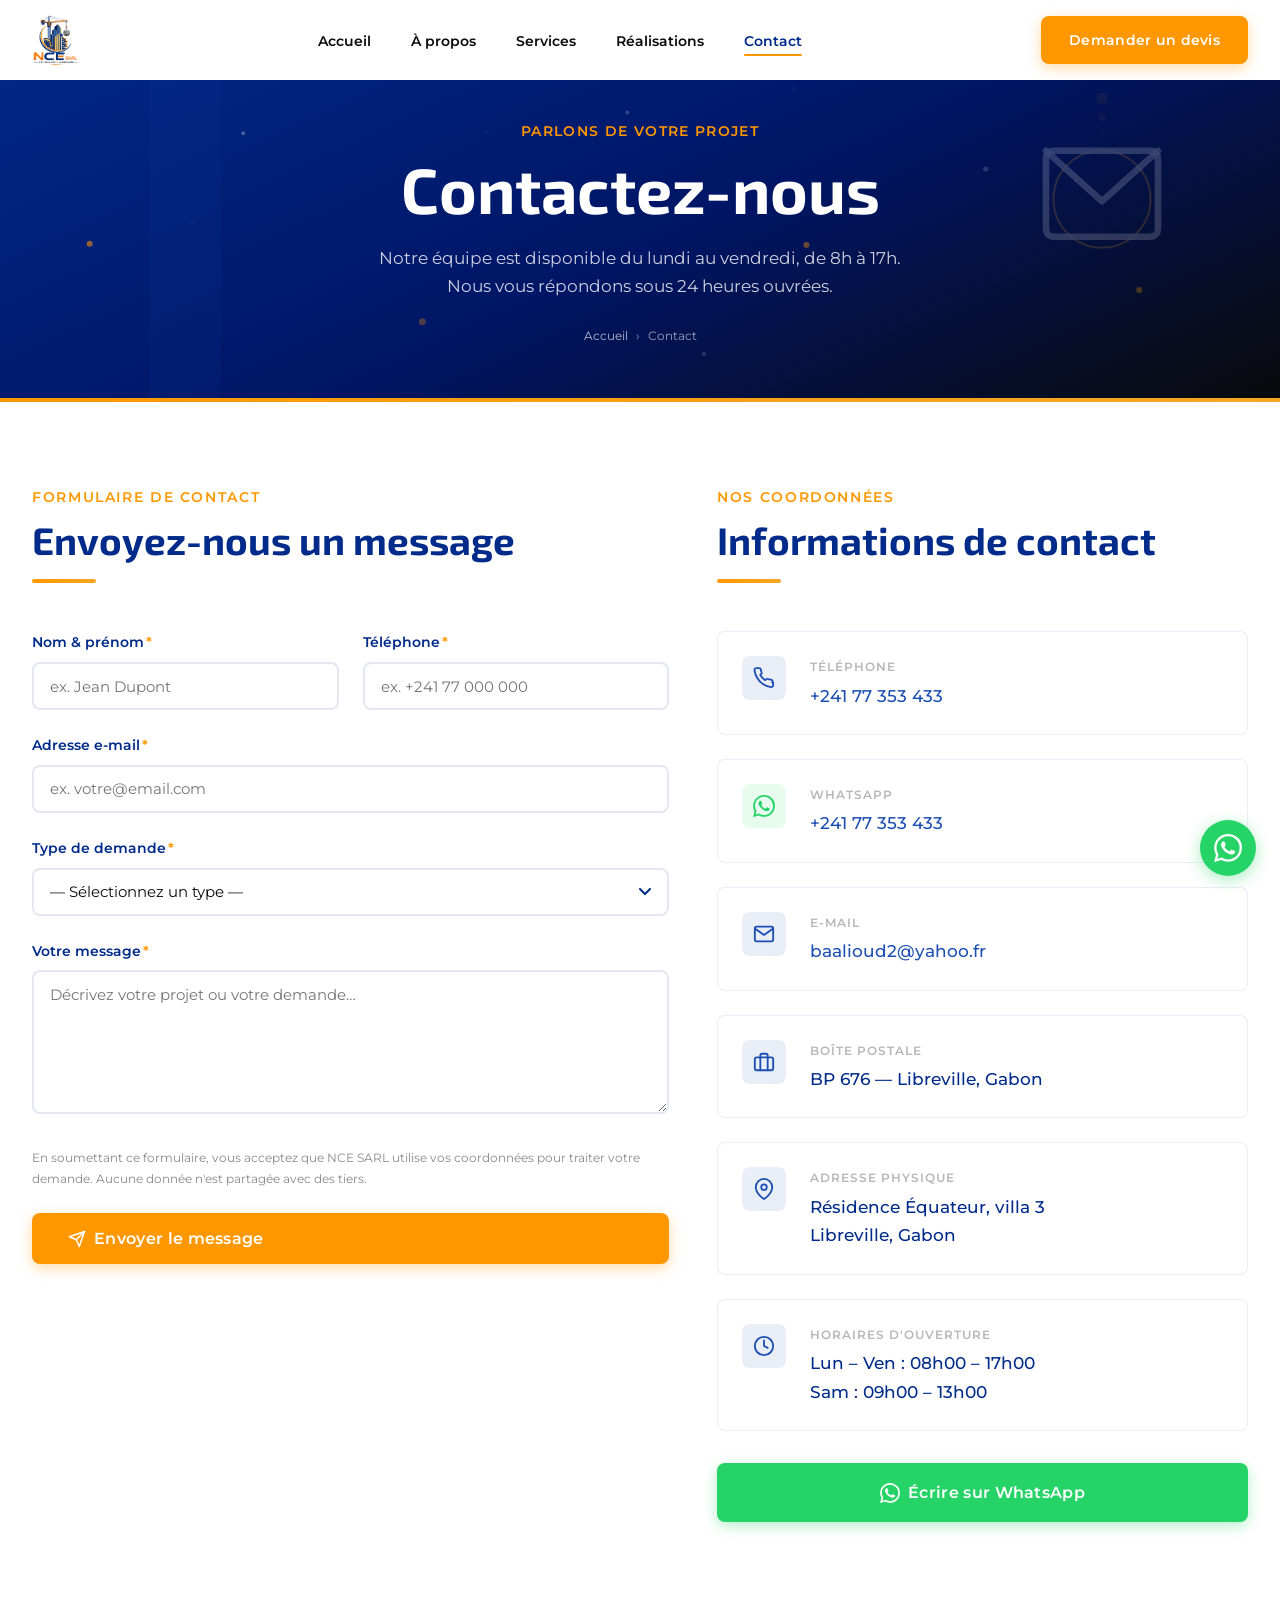
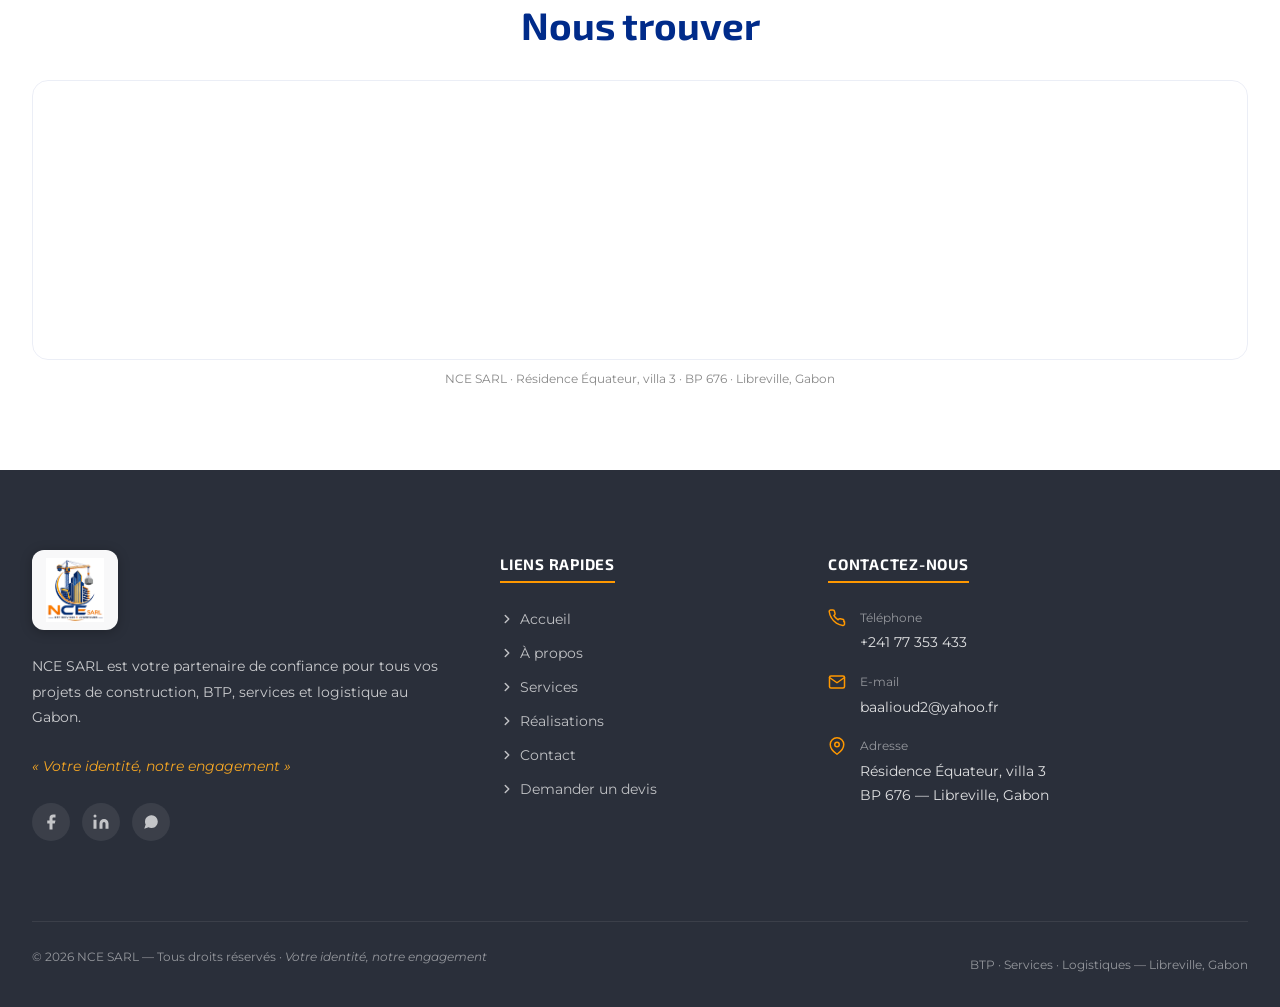
<file: contact.html>
<!DOCTYPE html>
<html lang="fr">
<head>
  <meta charset="UTF-8">
  <meta name="viewport" content="width=device-width, initial-scale=1.0">

  <title>Contact — NCE SARL | Demande de devis BTP Gabon</title>
  <meta name="description" content="Contactez NCE SARL à Libreville, Gabon. Téléphone : +241 77 353 433. Résidence Équateur, villa 3. Demandez un devis pour votre projet BTP ou logistique.">
  <meta name="robots" content="index, follow">
  <link rel="canonical" href="https://www.nce-sarl.com/contact.html">

  <meta property="og:type"  content="website">
  <meta property="og:url"   content="https://www.nce-sarl.com/contact.html">
  <meta property="og:title" content="Contact NCE SARL — Libreville, Gabon">
  <meta property="og:description" content="Prenez contact avec NCE SARL pour votre projet BTP ou logistique au Gabon.">
  <meta property="og:image" content="https://www.nce-sarl.com/img/logo/logo-nce.png">

  <link rel="preconnect" href="https://fonts.googleapis.com">
  <link rel="preconnect" href="https://fonts.gstatic.com" crossorigin>
  <link href="https://fonts.googleapis.com/css2?family=Exo+2:wght@400;600;700;800&family=Montserrat:wght@400;500;600;700&display=swap" rel="stylesheet">
  <link rel="stylesheet" href="css/style.css">
</head>

<body>
  <a href="#main-content" class="skip-link">Aller au contenu principal</a>
  <header id="site-header" role="banner"></header>

  <main id="main-content">

    <!-- Page Hero -->
    <section class="page-hero" aria-labelledby="page-title">

      <!-- Particules animées (fond) -->
      <div class="hero-particles" aria-hidden="true">
        <svg width="100%" height="100%" xmlns="http://www.w3.org/2000/svg">
          <rect width="72" height="100%" fill="rgba(29,79,179,0.08)">
            <animateTransform attributeName="transform" type="translate" from="-72 0" to="1400 0" dur="9s" repeatCount="indefinite"/>
          </rect>
          <circle cx="7%"  cy="72%" r="3"   fill="rgba(255,152,0,0.55)"><animate attributeName="cy" values="72%;53%;72%" dur="4.5s" repeatCount="indefinite"/></circle>
          <circle cx="19%" cy="38%" r="2"   fill="rgba(255,255,255,0.28)"><animate attributeName="cy" values="38%;22%;38%" dur="3.6s" begin="0.8s" repeatCount="indefinite"/></circle>
          <circle cx="33%" cy="80%" r="3.5" fill="rgba(255,152,0,0.3)"><animate attributeName="cy" values="80%;62%;80%" dur="5.2s" begin="1.4s" repeatCount="indefinite"/></circle>
          <circle cx="49%" cy="28%" r="2"   fill="rgba(255,255,255,0.2)"><animate attributeName="cy" values="28%;12%;28%" dur="4s"   begin="2.1s" repeatCount="indefinite"/></circle>
          <circle cx="63%" cy="68%" r="3"   fill="rgba(255,152,0,0.4)"><animate attributeName="cy" values="68%;48%;68%" dur="4.8s" begin="0.5s" repeatCount="indefinite"/></circle>
          <circle cx="77%" cy="42%" r="2.5" fill="rgba(255,255,255,0.16)"><animate attributeName="cy" values="42%;24%;42%" dur="3.4s" begin="1.9s" repeatCount="indefinite"/></circle>
          <circle cx="89%" cy="74%" r="3"   fill="rgba(255,152,0,0.28)"><animate attributeName="cy" values="74%;55%;74%" dur="5s"   begin="1.1s" repeatCount="indefinite"/></circle>
          <circle cx="55%" cy="88%" r="2"   fill="rgba(255,255,255,0.16)"><animate attributeName="cy" values="88%;70%;88%" dur="3.8s" begin="2.7s" repeatCount="indefinite"/></circle>
          <circle cx="15%" cy="55%" r="1.5" fill="rgba(255,255,255,0.05)"/>
          <circle cx="38%" cy="33%" r="1.5" fill="rgba(255,255,255,0.05)"/>
          <circle cx="62%" cy="22%" r="1.5" fill="rgba(255,255,255,0.05)"/>
          <circle cx="84%" cy="45%" r="1.5" fill="rgba(255,255,255,0.05)"/>
        </svg>
      </div>

      <!-- Illustration : enveloppe + ondes de contact -->
      <div class="hero-illustration" aria-hidden="true">
        <svg viewBox="0 0 300 300" fill="none" xmlns="http://www.w3.org/2000/svg">
          <!-- Ondes concentriques (CSS ripple) -->
          <circle class="hero-ripple-ring"     cx="150" cy="148" r="52" stroke="rgba(255,152,0,0.55)" stroke-width="2.5"/>
          <circle class="hero-ripple-ring hero-ripple-ring--d2" cx="150" cy="148" r="52" stroke="rgba(255,152,0,0.4)"  stroke-width="1.5"/>
          <circle class="hero-ripple-ring hero-ripple-ring--d3" cx="150" cy="148" r="52" stroke="rgba(255,255,255,0.2)" stroke-width="1"/>
          <!-- Enveloppe flottante -->
          <g fill="none" stroke="rgba(255,255,255,0.78)" stroke-width="7" stroke-linecap="round" stroke-linejoin="round">
            <animateTransform attributeName="transform" type="translate"
              values="0,0;0,-11;0,0" dur="3.5s" repeatCount="indefinite" calcMode="spline"
              keySplines="0.45 0.05 0.55 0.95;0.45 0.05 0.55 0.95"/>
            <rect x="90" y="106" width="120" height="92" rx="8"/>
            <polyline points="90,106 150,160 210,106"/>
          </g>
          <!-- Points de signal (petits cercles) -->
          <circle cx="150" cy="40" r="6" fill="rgba(255,152,0,0.5)">
            <animate attributeName="opacity" values="0.5;1;0.5" dur="1.4s" repeatCount="indefinite"/>
          </circle>
          <circle cx="150" cy="60" r="4" fill="rgba(255,152,0,0.35)">
            <animate attributeName="opacity" values="0.35;0.8;0.35" dur="1.4s" begin="0.3s" repeatCount="indefinite"/>
          </circle>
          <circle cx="150" cy="76" r="2.5" fill="rgba(255,152,0,0.2)">
            <animate attributeName="opacity" values="0.2;0.6;0.2" dur="1.4s" begin="0.6s" repeatCount="indefinite"/>
          </circle>
        </svg>
      </div>

      <div class="container">
        <p class="page-hero__label">Parlons de votre projet</p>
        <h1 id="page-title" class="page-hero__title">Contactez-nous</h1>
        <p class="page-hero__desc">
          Notre équipe est disponible du lundi au vendredi, de 8h à 17h.
          Nous vous répondons sous 24 heures ouvrées.
        </p>
        <nav class="breadcrumb" aria-label="Fil d'Ariane">
          <a href="index.html">Accueil</a>
          <span class="breadcrumb__sep" aria-hidden="true">›</span>
          <span aria-current="page">Contact</span>
        </nav>
      </div>
    </section>

    <!-- ═══════════════════════════════════════════════════════
         LAYOUT CONTACT
         ═══════════════════════════════════════════════════════ -->
    <section class="section" aria-label="Formulaire et informations de contact">
      <div class="container">
        <div class="contact-layout">

          <!-- ── Formulaire ── -->
          <div>
            <div class="section-heading" style="text-align:left;">
              <span class="section-heading__label">Formulaire de contact</span>
              <h2 class="section-heading__title">Envoyez-nous un message</h2>
              <div class="section-heading__line" style="margin-left:0;"></div>
            </div>

            <!-- Message de succès (caché par défaut) -->
            <div id="form-success" class="form-success" role="alert" aria-live="polite">
              <svg xmlns="http://www.w3.org/2000/svg" width="48" height="48"
                   viewBox="0 0 24 24" fill="none" stroke="#276749"
                   stroke-width="2" stroke-linecap="round" stroke-linejoin="round"
                   aria-hidden="true" style="margin:0 auto 1rem;">
                <path d="M22 11.08V12a10 10 0 1 1-5.93-9.14"/>
                <polyline points="22 4 12 14.01 9 11.01"/>
              </svg>
              <h3 style="color:#276749;margin-bottom:.5rem;">Message envoyé avec succès !</h3>
              <p style="margin-bottom:0;">
                Merci de nous avoir contactés. Notre équipe vous répondra
                dans les 24 heures ouvrées. À bientôt !
              </p>
            </div>

            <!-- Erreur globale (cachée par défaut) -->
            <div id="form-global-error"
                 style="display:none;background:#fff5f5;border:1px solid #fc8181;border-radius:8px;padding:1rem;margin-bottom:1.5rem;color:#c53030;font-size:.9rem;"
                 role="alert" aria-live="assertive">
            </div>

            <!-- Formulaire -->
            <form id="contact-form" novalidate aria-label="Formulaire de demande de contact">

              <!-- Clé Web3Forms (à remplir dans form.js) -->
              <input type="hidden" name="access_key" value="">

              <!-- Honeypot anti-spam -->
              <div class="honeypot" aria-hidden="true">
                <label for="bot-field">Ne pas remplir ce champ</label>
                <input id="bot-field" name="bot-field" type="text" tabindex="-1" autocomplete="off">
              </div>

              <div class="form-grid-2">
                <!-- Nom -->
                <div class="form-group">
                  <label class="form-label" for="nom">
                    Nom &amp; prénom<span class="required" aria-label="obligatoire">*</span>
                  </label>
                  <input id="nom" name="nom" type="text"
                         class="form-input" required
                         autocomplete="name"
                         placeholder="ex. Jean Dupont"
                         aria-required="true"
                         aria-describedby="error-nom">
                  <span id="error-nom" class="form-error" role="alert"></span>
                </div>

                <!-- Téléphone -->
                <div class="form-group">
                  <label class="form-label" for="phone">
                    Téléphone<span class="required" aria-label="obligatoire">*</span>
                  </label>
                  <input id="phone" name="phone" type="tel"
                         class="form-input" required
                         autocomplete="tel"
                         placeholder="ex. +241 77 000 000"
                         aria-required="true"
                         aria-describedby="error-phone">
                  <span id="error-phone" class="form-error" role="alert"></span>
                </div>
              </div>

              <!-- E-mail -->
              <div class="form-group">
                <label class="form-label" for="email">
                  Adresse e-mail<span class="required" aria-label="obligatoire">*</span>
                </label>
                <input id="email" name="email" type="email"
                       class="form-input" required
                       autocomplete="email"
                       placeholder="ex. votre@email.com"
                       aria-required="true"
                       aria-describedby="error-email">
                <span id="error-email" class="form-error" role="alert"></span>
              </div>

              <!-- Type de demande -->
              <div class="form-group">
                <label class="form-label" for="type_demande">
                  Type de demande<span class="required" aria-label="obligatoire">*</span>
                </label>
                <select id="type_demande" name="type_demande"
                        class="form-select" required
                        aria-required="true"
                        aria-describedby="error-type_demande">
                  <option value="">— Sélectionnez un type —</option>
                  <option value="Devis BTP">Demande de devis BTP</option>
                  <option value="Devis Logistique">Demande de devis logistique</option>
                  <option value="Information">Demande d'information</option>
                  <option value="Partenariat">Proposition de partenariat</option>
                  <option value="Autre">Autre</option>
                </select>
                <span id="error-type_demande" class="form-error" role="alert"></span>
              </div>

              <!-- Message -->
              <div class="form-group">
                <label class="form-label" for="message">
                  Votre message<span class="required" aria-label="obligatoire">*</span>
                </label>
                <textarea id="message" name="message"
                          class="form-textarea" required
                          rows="6"
                          placeholder="Décrivez votre projet ou votre demande…"
                          aria-required="true"
                          aria-describedby="error-message"></textarea>
                <span id="error-message" class="form-error" role="alert"></span>
              </div>

              <!-- RGPD mention -->
              <p style="font-size:.78rem;color:#888;margin-bottom:1.5rem;">
                En soumettant ce formulaire, vous acceptez que NCE SARL utilise
                vos coordonnées pour traiter votre demande. Aucune donnée n'est
                partagée avec des tiers.
              </p>

              <button type="submit" class="btn btn-primary btn-lg" style="width:100%;">
                <svg xmlns="http://www.w3.org/2000/svg" width="18" height="18"
                     viewBox="0 0 24 24" fill="none" stroke="currentColor"
                     stroke-width="2" stroke-linecap="round" stroke-linejoin="round"
                     aria-hidden="true">
                  <line x1="22" y1="2" x2="11" y2="13"/>
                  <polygon points="22 2 15 22 11 13 2 9 22 2"/>
                </svg>
                Envoyer le message
              </button>

            </form>
          </div>

          <!-- ── Informations de contact ── -->
          <div>
            <div class="section-heading" style="text-align:left;">
              <span class="section-heading__label">Nos coordonnées</span>
              <h2 class="section-heading__title">Informations de contact</h2>
              <div class="section-heading__line" style="margin-left:0;"></div>
            </div>

            <!-- Téléphone -->
            <div class="contact-info__item">
              <div class="contact-info__icon" aria-hidden="true">
                <svg xmlns="http://www.w3.org/2000/svg" width="22" height="22"
                     viewBox="0 0 24 24" fill="none" stroke="currentColor"
                     stroke-width="2" stroke-linecap="round" stroke-linejoin="round">
                  <path d="M22 16.92v3a2 2 0 0 1-2.18 2 19.79 19.79 0 0 1-8.63-3.07A19.5 19.5 0 0 1 4.69 12 19.79 19.79 0 0 1 1.61 3.38 2 2 0 0 1 3.6 1.18h3a2 2 0 0 1 2 1.72c.127.96.361 1.903.7 2.81a2 2 0 0 1-.45 2.11L7.91 8.81a16 16 0 0 0 5.56 5.56l.83-.83a2 2 0 0 1 2.11-.45c.907.339 1.85.573 2.81.7A2 2 0 0 1 21 16.92z"/>
                </svg>
              </div>
              <div>
                <p class="contact-info__label">Téléphone</p>
                <p class="contact-info__value">
                  <a href="tel:+24177353433" aria-label="Appeler le +241 77 353 433">+241 77 353 433</a>
                </p>
              </div>
            </div>

            <!-- WhatsApp -->
            <div class="contact-info__item">
              <div class="contact-info__icon" style="background:rgba(37,211,102,0.1);color:#25D366;" aria-hidden="true">
                <svg xmlns="http://www.w3.org/2000/svg" width="22" height="22"
                     viewBox="0 0 24 24" fill="currentColor">
                  <path d="M17.472 14.382c-.297-.149-1.758-.867-2.03-.967-.273-.099-.471-.148-.67.15-.197.297-.767.966-.94 1.164-.173.199-.347.223-.644.075-.297-.15-1.255-.463-2.39-1.475-.883-.788-1.48-1.761-1.653-2.059-.173-.297-.018-.458.13-.606.134-.133.298-.347.446-.52.149-.174.198-.298.298-.497.099-.198.05-.371-.025-.52-.075-.149-.669-1.612-.916-2.207-.242-.579-.487-.5-.669-.51-.173-.008-.371-.01-.57-.01-.198 0-.52.074-.792.372-.272.297-1.04 1.016-1.04 2.479 0 1.462 1.065 2.875 1.213 3.074.149.198 2.096 3.2 5.077 4.487.709.306 1.262.489 1.694.625.712.227 1.36.195 1.871.118.571-.085 1.758-.719 2.006-1.413.248-.694.248-1.289.173-1.413-.074-.124-.272-.198-.57-.347m-5.421 7.403h-.004a9.87 9.87 0 0 1-5.031-1.378l-.361-.214-3.741.982.998-3.648-.235-.374a9.86 9.86 0 0 1-1.51-5.26c.001-5.45 4.436-9.884 9.888-9.884 2.64 0 5.122 1.03 6.988 2.898a9.825 9.825 0 0 1 2.893 6.994c-.003 5.45-4.437 9.884-9.885 9.884m8.413-18.297A11.815 11.815 0 0 0 12.05 0C5.495 0 .16 5.335.157 11.892c0 2.096.547 4.142 1.588 5.945L.057 24l6.305-1.654a11.882 11.882 0 0 0 5.683 1.448h.005c6.554 0 11.89-5.335 11.893-11.893A11.821 11.821 0 0 0 20.885 3.488"/>
                </svg>
              </div>
              <div>
                <p class="contact-info__label">WhatsApp</p>
                <p class="contact-info__value">
                  <a href="https://wa.me/24177353433"
                     target="_blank" rel="noopener noreferrer"
                     aria-label="Écrire sur WhatsApp au +241 77 353 433">
                    +241 77 353 433
                  </a>
                </p>
              </div>
            </div>

            <!-- E-mail -->
            <div class="contact-info__item">
              <div class="contact-info__icon" aria-hidden="true">
                <svg xmlns="http://www.w3.org/2000/svg" width="22" height="22"
                     viewBox="0 0 24 24" fill="none" stroke="currentColor"
                     stroke-width="2" stroke-linecap="round" stroke-linejoin="round">
                  <path d="M4 4h16c1.1 0 2 .9 2 2v12c0 1.1-.9 2-2 2H4c-1.1 0-2-.9-2-2V6c0-1.1.9-2 2-2z"/>
                  <polyline points="22,6 12,13 2,6"/>
                </svg>
              </div>
              <div>
                <p class="contact-info__label">E-mail</p>
                <p class="contact-info__value">
                  <a href="mailto:baalioud2@yahoo.fr">baalioud2@yahoo.fr</a>
                </p>
              </div>
            </div>

            <!-- Boîte postale -->
            <div class="contact-info__item">
              <div class="contact-info__icon" aria-hidden="true">
                <svg xmlns="http://www.w3.org/2000/svg" width="22" height="22"
                     viewBox="0 0 24 24" fill="none" stroke="currentColor"
                     stroke-width="2" stroke-linecap="round" stroke-linejoin="round">
                  <rect x="2" y="7" width="20" height="14" rx="2" ry="2"/>
                  <path d="M16 21V5a2 2 0 0 0-2-2h-4a2 2 0 0 0-2 2v16"/>
                </svg>
              </div>
              <div>
                <p class="contact-info__label">Boîte postale</p>
                <p class="contact-info__value">BP 676 — Libreville, Gabon</p>
              </div>
            </div>

            <!-- Adresse -->
            <div class="contact-info__item">
              <div class="contact-info__icon" aria-hidden="true">
                <svg xmlns="http://www.w3.org/2000/svg" width="22" height="22"
                     viewBox="0 0 24 24" fill="none" stroke="currentColor"
                     stroke-width="2" stroke-linecap="round" stroke-linejoin="round">
                  <path d="M21 10c0 7-9 13-9 13s-9-6-9-13a9 9 0 0 1 18 0z"/>
                  <circle cx="12" cy="10" r="3"/>
                </svg>
              </div>
              <div>
                <p class="contact-info__label">Adresse physique</p>
                <p class="contact-info__value">Résidence Équateur, villa 3<br>Libreville, Gabon</p>
              </div>
            </div>

            <!-- Horaires -->
            <div class="contact-info__item">
              <div class="contact-info__icon" aria-hidden="true">
                <svg xmlns="http://www.w3.org/2000/svg" width="22" height="22"
                     viewBox="0 0 24 24" fill="none" stroke="currentColor"
                     stroke-width="2" stroke-linecap="round" stroke-linejoin="round">
                  <circle cx="12" cy="12" r="10"/>
                  <polyline points="12 6 12 12 16 14"/>
                </svg>
              </div>
              <div>
                <p class="contact-info__label">Horaires d'ouverture</p>
                <p class="contact-info__value">
                  Lun – Ven : 08h00 – 17h00<br>
                  Sam : 09h00 – 13h00
                </p>
              </div>
            </div>

            <!-- Bouton WhatsApp direct -->
            <a href="https://wa.me/24177353433?text=Bonjour%20NCE%20SARL%2C%20je%20souhaite%20vous%20contacter%20pour%20un%20projet."
               target="_blank"
               rel="noopener noreferrer"
               class="btn btn-lg"
               style="background:#25D366;color:#fff;width:100%;justify-content:center;margin-top:.5rem;box-shadow:0 4px 14px rgba(37,211,102,0.35);"
               aria-label="Écrire sur WhatsApp">
              <svg xmlns="http://www.w3.org/2000/svg" width="20" height="20"
                   viewBox="0 0 24 24" fill="currentColor" aria-hidden="true">
                <path d="M17.472 14.382c-.297-.149-1.758-.867-2.03-.967-.273-.099-.471-.148-.67.15-.197.297-.767.966-.94 1.164-.173.199-.347.223-.644.075-.297-.15-1.255-.463-2.39-1.475-.883-.788-1.48-1.761-1.653-2.059-.173-.297-.018-.458.13-.606.134-.133.298-.347.446-.52.149-.174.198-.298.298-.497.099-.198.05-.371-.025-.52-.075-.149-.669-1.612-.916-2.207-.242-.579-.487-.5-.669-.51-.173-.008-.371-.01-.57-.01-.198 0-.52.074-.792.372-.272.297-1.04 1.016-1.04 2.479 0 1.462 1.065 2.875 1.213 3.074.149.198 2.096 3.2 5.077 4.487.709.306 1.262.489 1.694.625.712.227 1.36.195 1.871.118.571-.085 1.758-.719 2.006-1.413.248-.694.248-1.289.173-1.413-.074-.124-.272-.198-.57-.347m-5.421 7.403h-.004a9.87 9.87 0 0 1-5.031-1.378l-.361-.214-3.741.982.998-3.648-.235-.374a9.86 9.86 0 0 1-1.51-5.26c.001-5.45 4.436-9.884 9.888-9.884 2.64 0 5.122 1.03 6.988 2.898a9.825 9.825 0 0 1 2.893 6.994c-.003 5.45-4.437 9.884-9.885 9.884m8.413-18.297A11.815 11.815 0 0 0 12.05 0C5.495 0 .16 5.335.157 11.892c0 2.096.547 4.142 1.588 5.945L.057 24l6.305-1.654a11.882 11.882 0 0 0 5.683 1.448h.005c6.554 0 11.89-5.335 11.893-11.893A11.821 11.821 0 0 0 20.885 3.488"/>
              </svg>
              Écrire sur WhatsApp
            </a>

          </div>
        </div>

        <!-- Carte Google Maps -->
        <div style="margin-top:var(--sp-xxl);">
          <h2 class="section-heading__title" style="text-align:center;margin-bottom:var(--sp-lg);">
            Nous trouver
          </h2>
          <div class="map-wrap">
            <!-- Remplacez l'URL par les coordonnées exactes de NCE SARL -->
            <iframe
              src="https://maps.google.com/maps?q=R%C3%A9sidence+%C3%89quateur+Libreville+Gabon&t=&z=14&ie=UTF8&iwloc=&output=embed"
              title="Localisation NCE SARL — Résidence Équateur, Libreville, Gabon"
              loading="lazy"
              referrerpolicy="no-referrer-when-downgrade"
              allowfullscreen>
            </iframe>
          </div>
          <p style="text-align:center;font-size:.78rem;color:#888;margin-top:.5rem;">
            NCE SARL · Résidence Équateur, villa 3 · BP 676 · Libreville, Gabon
          </p>
        </div>

      </div>
    </section>

  </main>

  <footer id="site-footer" role="contentinfo"></footer>

  <!-- WhatsApp flottant -->
  <a href="https://wa.me/24177353433" class="whatsapp-btn"
     target="_blank" rel="noopener noreferrer"
     aria-label="Nous contacter sur WhatsApp">
    <svg xmlns="http://www.w3.org/2000/svg" width="28" height="28"
         viewBox="0 0 24 24" fill="currentColor" aria-hidden="true">
      <path d="M17.472 14.382c-.297-.149-1.758-.867-2.03-.967-.273-.099-.471-.148-.67.15-.197.297-.767.966-.94 1.164-.173.199-.347.223-.644.075-.297-.15-1.255-.463-2.39-1.475-.883-.788-1.48-1.761-1.653-2.059-.173-.297-.018-.458.13-.606.134-.133.298-.347.446-.52.149-.174.198-.298.298-.497.099-.198.05-.371-.025-.52-.075-.149-.669-1.612-.916-2.207-.242-.579-.487-.5-.669-.51-.173-.008-.371-.01-.57-.01-.198 0-.52.074-.792.372-.272.297-1.04 1.016-1.04 2.479 0 1.462 1.065 2.875 1.213 3.074.149.198 2.096 3.2 5.077 4.487.709.306 1.262.489 1.694.625.712.227 1.36.195 1.871.118.571-.085 1.758-.719 2.006-1.413.248-.694.248-1.289.173-1.413-.074-.124-.272-.198-.57-.347m-5.421 7.403h-.004a9.87 9.87 0 0 1-5.031-1.378l-.361-.214-3.741.982.998-3.648-.235-.374a9.86 9.86 0 0 1-1.51-5.26c.001-5.45 4.436-9.884 9.888-9.884 2.64 0 5.122 1.03 6.988 2.898a9.825 9.825 0 0 1 2.893 6.994c-.003 5.45-4.437 9.884-9.885 9.884m8.413-18.297A11.815 11.815 0 0 0 12.05 0C5.495 0 .16 5.335.157 11.892c0 2.096.547 4.142 1.588 5.945L.057 24l6.305-1.654a11.882 11.882 0 0 0 5.683 1.448h.005c6.554 0 11.89-5.335 11.893-11.893A11.821 11.821 0 0 0 20.885 3.488"/>
    </svg>
  </a>

  <button class="back-to-top" aria-label="Retour en haut de la page" type="button">
    <svg xmlns="http://www.w3.org/2000/svg" width="20" height="20"
         viewBox="0 0 24 24" fill="none" stroke="currentColor"
         stroke-width="2.5" stroke-linecap="round" stroke-linejoin="round"
         aria-hidden="true">
      <polyline points="18 15 12 9 6 15"/>
    </svg>
  </button>

  <script src="js/components.js"></script>
  <script src="js/main.js"></script>
  <script src="js/form.js"></script>
</body>
</html>
</file>
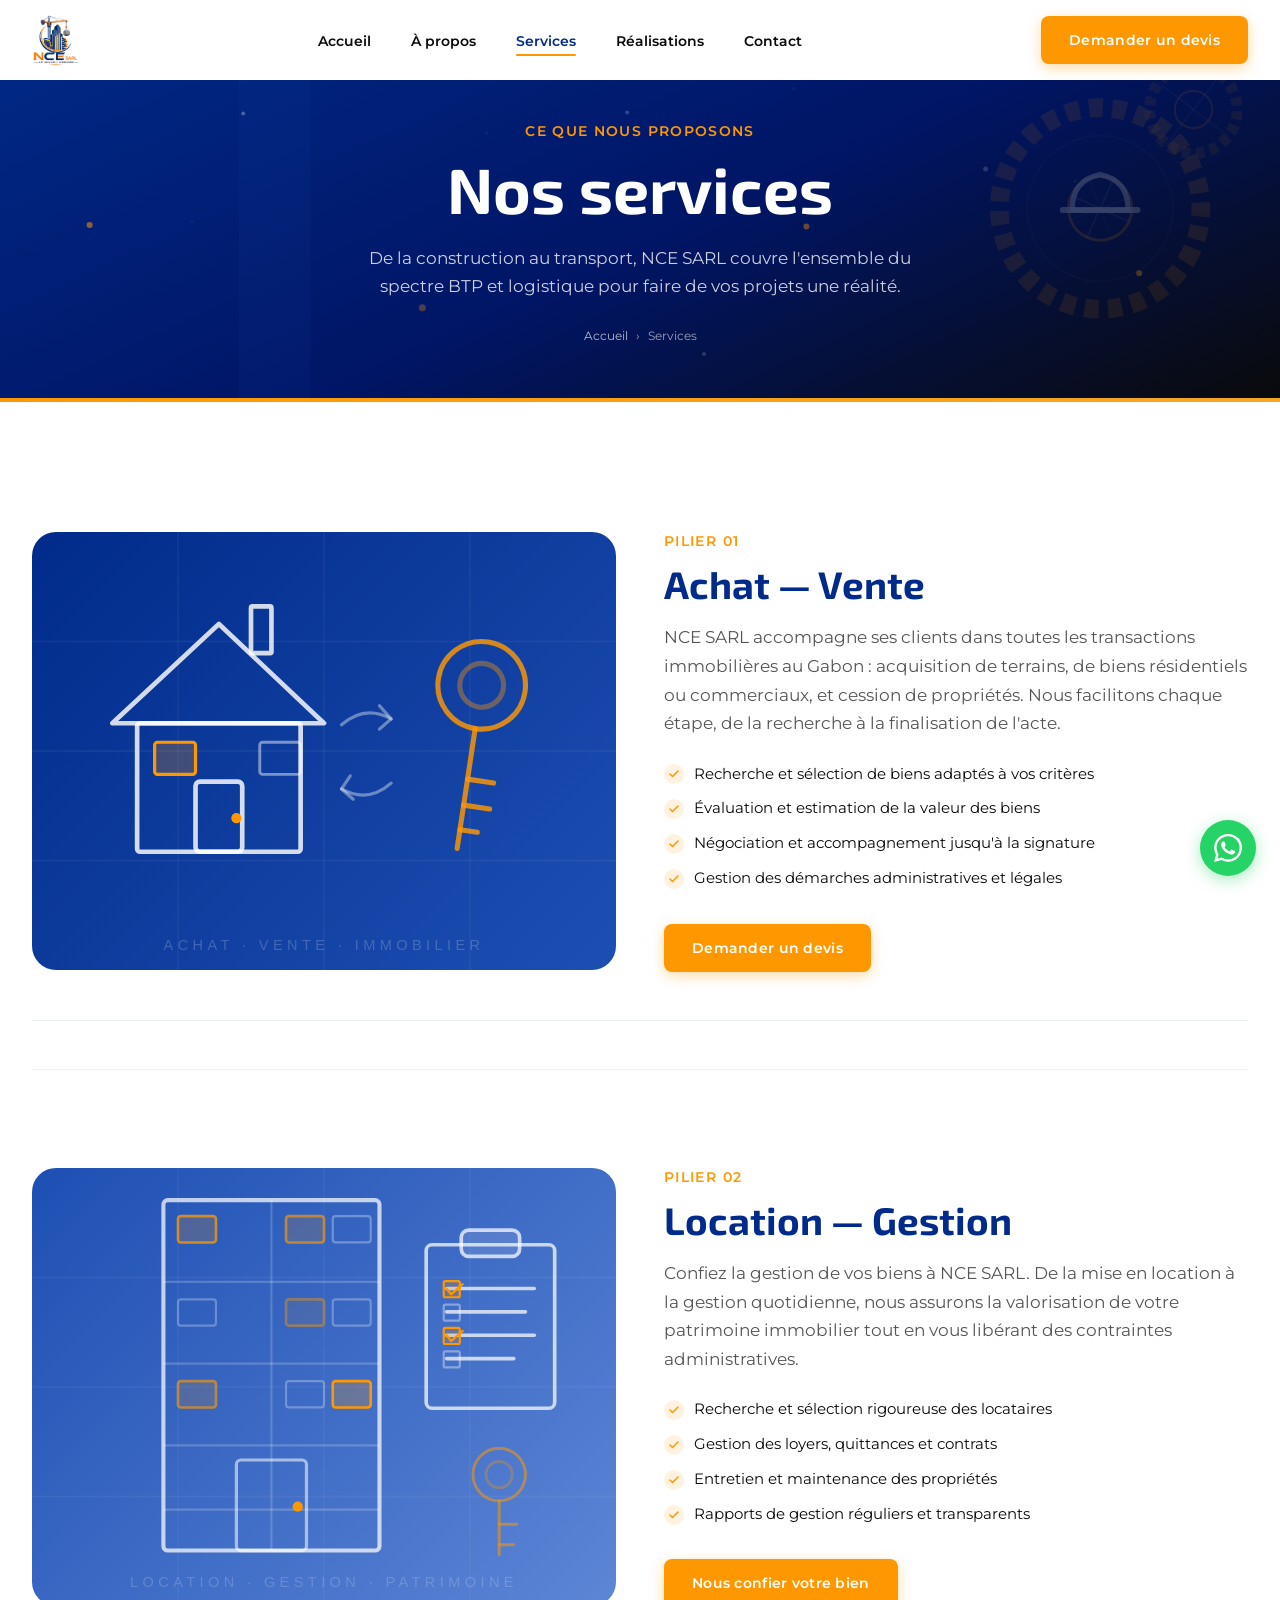
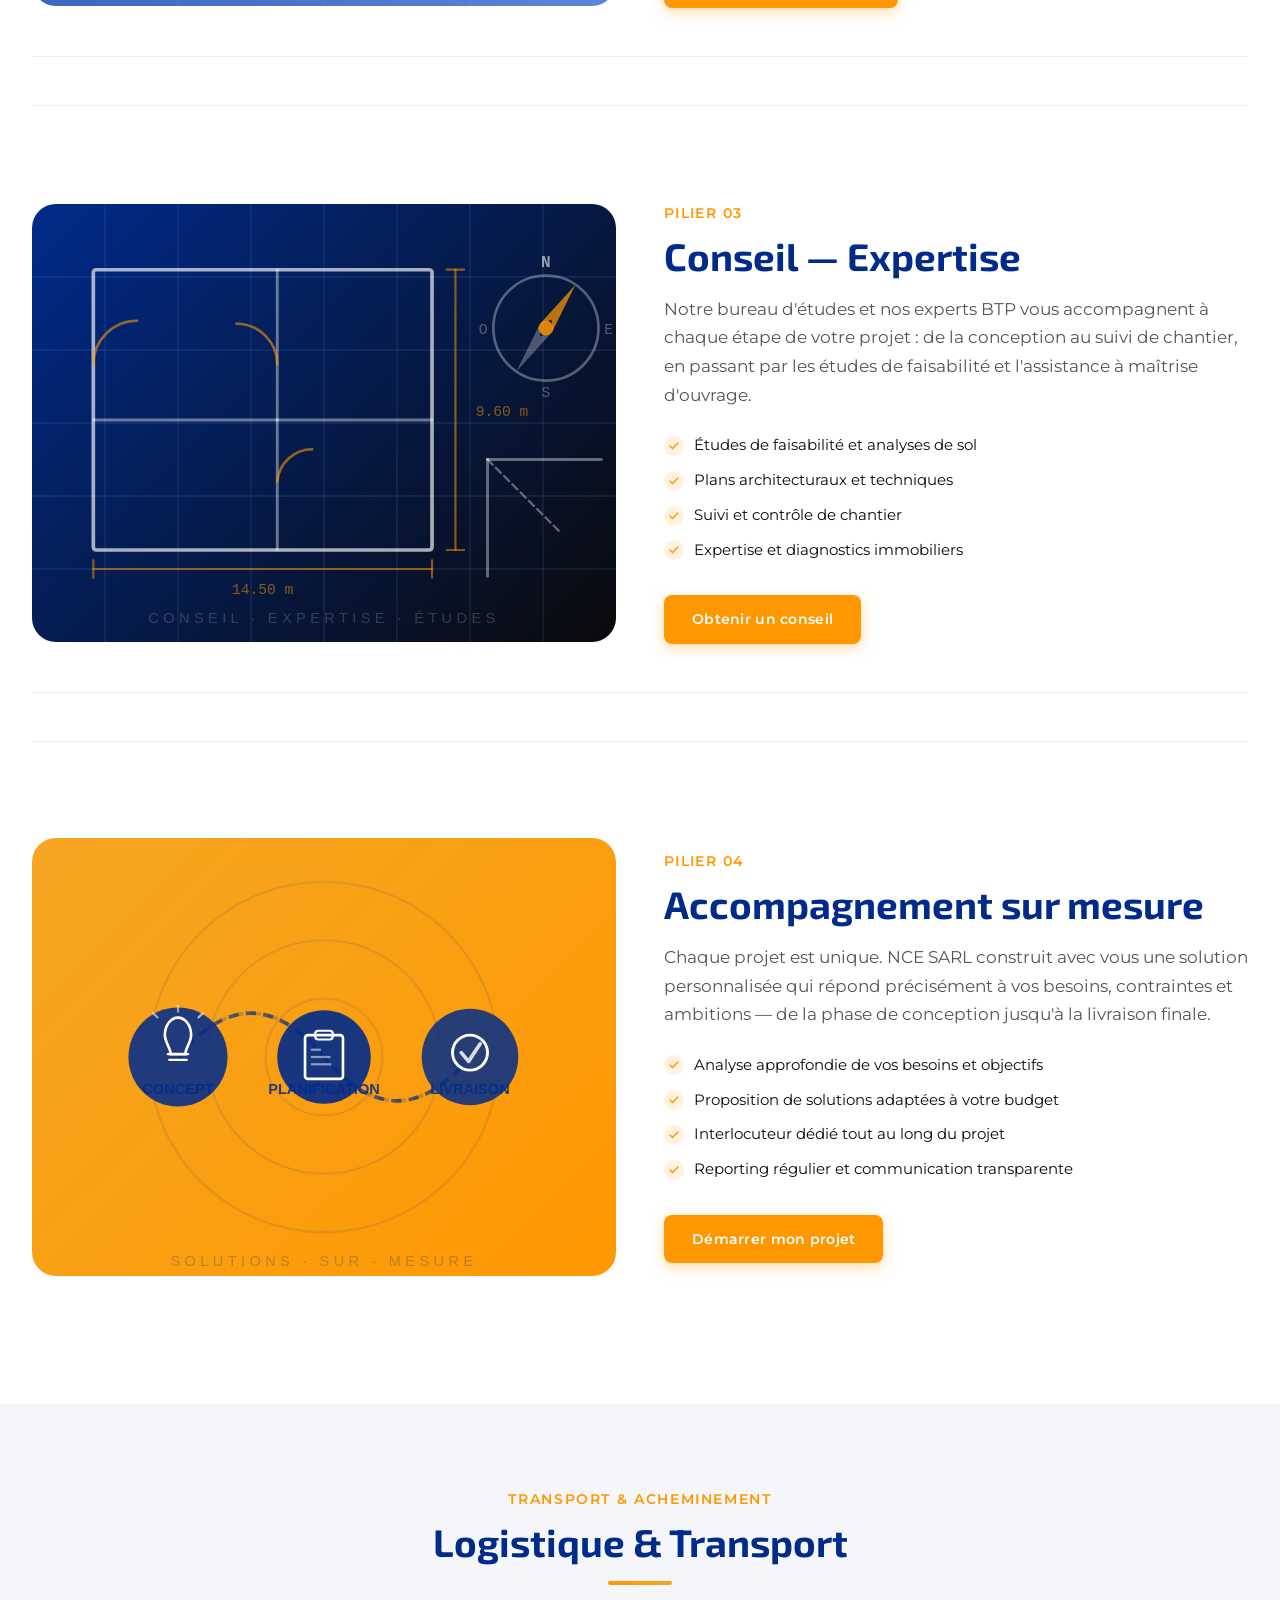
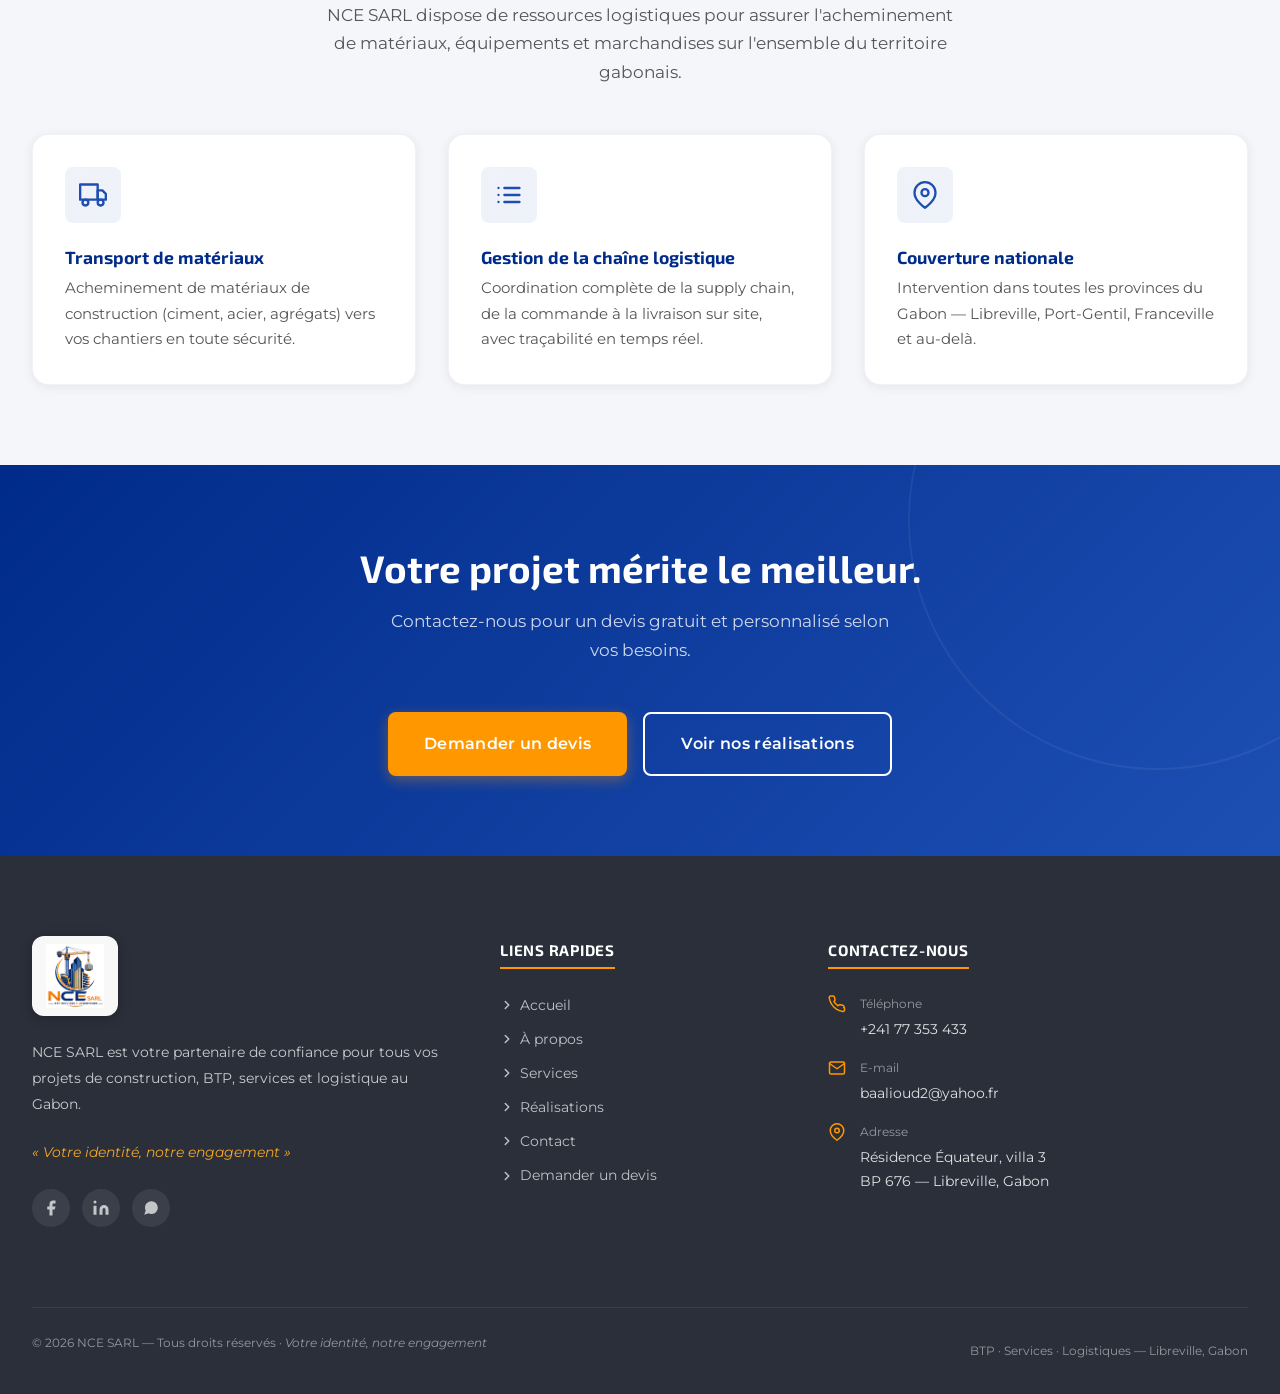
<file: services.html>
<!DOCTYPE html>
<html lang="fr">
<head>
  <meta charset="UTF-8">
  <meta name="viewport" content="width=device-width, initial-scale=1.0">

  <title>Services — NCE SARL | BTP, Logistique &amp; Immobilier au Gabon</title>
  <meta name="description" content="Découvrez les services NCE SARL : achat-vente immobilière, location-gestion, conseil BTP, accompagnement sur mesure et logistique/transport au Gabon.">
  <meta name="robots" content="index, follow">
  <link rel="canonical" href="https://www.nce-sarl.com/services.html">

  <meta property="og:type"  content="website">
  <meta property="og:url"   content="https://www.nce-sarl.com/services.html">
  <meta property="og:title" content="Services NCE SARL — BTP, Logistique &amp; Immobilier, Gabon">
  <meta property="og:description" content="BTP, immobilier, logistique et transport au Gabon. Solutions sur mesure pour vos projets.">
  <meta property="og:image" content="https://www.nce-sarl.com/img/logo/logo-nce.png">

  <link rel="preconnect" href="https://fonts.googleapis.com">
  <link rel="preconnect" href="https://fonts.gstatic.com" crossorigin>
  <link href="https://fonts.googleapis.com/css2?family=Exo+2:wght@400;600;700;800&family=Montserrat:wght@400;500;600;700&display=swap" rel="stylesheet">
  <link rel="stylesheet" href="css/style.css">
</head>

<body>
  <a href="#main-content" class="skip-link">Aller au contenu principal</a>
  <header id="site-header" role="banner"></header>

  <main id="main-content">

    <!-- Page Hero -->
    <section class="page-hero" aria-labelledby="page-title">

      <!-- Particules animées (fond) -->
      <div class="hero-particles" aria-hidden="true">
        <svg width="100%" height="100%" xmlns="http://www.w3.org/2000/svg">
          <rect width="72" height="100%" fill="rgba(29,79,179,0.08)">
            <animateTransform attributeName="transform" type="translate" from="-72 0" to="1400 0" dur="9s" repeatCount="indefinite"/>
          </rect>
          <circle cx="7%"  cy="72%" r="3"   fill="rgba(255,152,0,0.55)"><animate attributeName="cy" values="72%;53%;72%" dur="4.5s" repeatCount="indefinite"/></circle>
          <circle cx="19%" cy="38%" r="2"   fill="rgba(255,255,255,0.28)"><animate attributeName="cy" values="38%;22%;38%" dur="3.6s" begin="0.8s" repeatCount="indefinite"/></circle>
          <circle cx="33%" cy="80%" r="3.5" fill="rgba(255,152,0,0.3)"><animate attributeName="cy" values="80%;62%;80%" dur="5.2s" begin="1.4s" repeatCount="indefinite"/></circle>
          <circle cx="49%" cy="28%" r="2"   fill="rgba(255,255,255,0.2)"><animate attributeName="cy" values="28%;12%;28%" dur="4s"   begin="2.1s" repeatCount="indefinite"/></circle>
          <circle cx="63%" cy="68%" r="3"   fill="rgba(255,152,0,0.4)"><animate attributeName="cy" values="68%;48%;68%" dur="4.8s" begin="0.5s" repeatCount="indefinite"/></circle>
          <circle cx="77%" cy="42%" r="2.5" fill="rgba(255,255,255,0.16)"><animate attributeName="cy" values="42%;24%;42%" dur="3.4s" begin="1.9s" repeatCount="indefinite"/></circle>
          <circle cx="89%" cy="74%" r="3"   fill="rgba(255,152,0,0.28)"><animate attributeName="cy" values="74%;55%;74%" dur="5s"   begin="1.1s" repeatCount="indefinite"/></circle>
          <circle cx="55%" cy="88%" r="2"   fill="rgba(255,255,255,0.16)"><animate attributeName="cy" values="88%;70%;88%" dur="3.8s" begin="2.7s" repeatCount="indefinite"/></circle>
          <circle cx="15%" cy="55%" r="1.5" fill="rgba(255,255,255,0.05)"/>
          <circle cx="38%" cy="33%" r="1.5" fill="rgba(255,255,255,0.05)"/>
          <circle cx="62%" cy="22%" r="1.5" fill="rgba(255,255,255,0.05)"/>
          <circle cx="84%" cy="45%" r="1.5" fill="rgba(255,255,255,0.05)"/>
        </svg>
      </div>

      <!-- Illustration : engrenages animés -->
      <div class="hero-illustration" aria-hidden="true">
        <svg viewBox="0 0 300 300" fill="none" xmlns="http://www.w3.org/2000/svg">
          <!-- Grand engrenage — rotation horaire -->
          <g>
            <animateTransform attributeName="transform" type="rotate"
              from="0 148 158" to="360 148 158" dur="28s" repeatCount="indefinite"/>
            <circle cx="148" cy="158" r="108" stroke="rgba(255,152,0,0.42)" stroke-width="20" stroke-dasharray="15 10"/>
            <circle cx="148" cy="158" r="78"  stroke="rgba(255,255,255,0.1)"  stroke-width="1.5"/>
            <circle cx="148" cy="158" r="34"  stroke="rgba(255,152,0,0.55)"   stroke-width="3"/>
            <line x1="148" y1="124" x2="148" y2="192" stroke="rgba(255,255,255,0.18)" stroke-width="2"/>
            <line x1="114" y1="158" x2="182" y2="158" stroke="rgba(255,255,255,0.18)" stroke-width="2"/>
            <line x1="124" y1="134" x2="172" y2="182" stroke="rgba(255,255,255,0.1)" stroke-width="1.5"/>
            <line x1="172" y1="134" x2="124" y2="182" stroke="rgba(255,255,255,0.1)" stroke-width="1.5"/>
          </g>
          <!-- Petit engrenage — rotation anti-horaire -->
          <g>
            <animateTransform attributeName="transform" type="rotate"
              from="0 248 52" to="-360 248 52" dur="13s" repeatCount="indefinite"/>
            <circle cx="248" cy="52" r="47" stroke="rgba(255,152,0,0.3)"  stroke-width="12" stroke-dasharray="9 6"/>
            <circle cx="248" cy="52" r="20" stroke="rgba(255,152,0,0.45)" stroke-width="2"/>
            <line x1="248" y1="5"  x2="248" y2="99"  stroke="rgba(255,255,255,0.14)" stroke-width="1.5"/>
            <line x1="201" y1="52" x2="295" y2="52"  stroke="rgba(255,255,255,0.14)" stroke-width="1.5"/>
          </g>
          <!-- Casque de chantier flottant au centre -->
          <g fill="none" stroke="rgba(255,255,255,0.72)" stroke-width="5.5" stroke-linecap="round">
            <animateTransform attributeName="transform" type="translate"
              values="0,0;0,-9;0,0" dur="3.2s" repeatCount="indefinite" calcMode="spline"
              keySplines="0.45 0.05 0.55 0.95;0.45 0.05 0.55 0.95"/>
            <path d="M118,168 Q118,136 148,130 Q178,136 178,168 Z"/>
            <line x1="108" y1="168" x2="188" y2="168" stroke-width="6.5"/>
          </g>
        </svg>
      </div>

      <div class="container">
        <p class="page-hero__label">Ce que nous proposons</p>
        <h1 id="page-title" class="page-hero__title">Nos services</h1>
        <p class="page-hero__desc">
          De la construction au transport, NCE SARL couvre l'ensemble du spectre BTP
          et logistique pour faire de vos projets une réalité.
        </p>
        <nav class="breadcrumb" aria-label="Fil d'Ariane">
          <a href="index.html">Accueil</a>
          <span class="breadcrumb__sep" aria-hidden="true">›</span>
          <span aria-current="page">Services</span>
        </nav>
      </div>
    </section>

    <!-- ═══════════════════════════════════════════════════════
         SERVICES — CONTENU PRINCIPAL
         ═══════════════════════════════════════════════════════ -->
    <section class="section" aria-label="Détail de nos services">
      <div class="container">

        <!-- ── 1. Achat — Vente ── -->
        <div class="service-block fade-up" id="achat-vente">

          <div class="service-block__visual"
               style="background: linear-gradient(135deg, #002B8A, #1D4FB3);">
            <!-- Placeholder illustré : Achat — Vente -->
            <svg width="100%" height="100%" viewBox="0 0 400 300" fill="none"
                 preserveAspectRatio="xMidYMid meet" aria-hidden="true"
                 xmlns="http://www.w3.org/2000/svg">
              <!-- Grille blueprint subtile -->
              <g stroke="rgba(255,255,255,0.06)" stroke-width="1">
                <line x1="0" y1="75"  x2="400" y2="75"/><line x1="0" y1="150" x2="400" y2="150"/>
                <line x1="0" y1="225" x2="400" y2="225"/>
                <line x1="100" y1="0" x2="100" y2="300"/><line x1="200" y1="0" x2="200" y2="300"/>
                <line x1="300" y1="0" x2="300" y2="300"/>
              </g>
              <!-- MAISON flottante (gauche) -->
              <g fill="none" stroke="rgba(255,255,255,0.82)" stroke-width="3.2" stroke-linecap="round" stroke-linejoin="round">
                <animateTransform attributeName="transform" type="translate"
                  values="0,0;0,-9;0,0" dur="3.8s" repeatCount="indefinite" calcMode="spline"
                  keySplines="0.45 0.05 0.55 0.95;0.45 0.05 0.55 0.95"/>
                <!-- Toit -->
                <polygon points="55,140 128,72 200,140"/>
                <!-- Corps -->
                <rect x="72" y="140" width="112" height="88" rx="2"/>
                <!-- Fenêtre gauche — orange/allumée -->
                <rect x="84" y="153" width="28" height="22" rx="2" fill="rgba(255,152,0,0.22)" stroke="#FF9800" stroke-width="2.2"/>
                <!-- Fenêtre droite -->
                <rect x="156" y="153" width="28" height="22" rx="2" fill="none" stroke="rgba(255,255,255,0.45)" stroke-width="2"/>
                <!-- Porte -->
                <rect x="112" y="180" width="32" height="48" rx="3"/>
                <circle cx="140" cy="205" r="3.5" fill="#FF9800" stroke="none"/>
                <!-- Cheminée -->
                <rect x="150" y="60" width="14" height="32" rx="1"/>
              </g>
              <!-- Flèches d'échange (centre) -->
              <g stroke="rgba(255,255,255,0.38)" stroke-width="2.2" fill="none" stroke-linecap="round" stroke-linejoin="round">
                <path d="M212,132 Q228,118 246,128"/>
                <polyline points="238,119 246,128 238,135"/>
                <path d="M246,172 Q230,186 212,176"/>
                <polyline points="218,167 212,176 220,183"/>
              </g>
              <!-- CLÉ oscillante (droite) -->
              <g fill="none" stroke="rgba(255,152,0,0.82)" stroke-width="3.5" stroke-linecap="round">
                <animateTransform attributeName="transform" type="rotate"
                  values="-9 308 105;9 308 105;-9 308 105" dur="4.2s" repeatCount="indefinite"
                  calcMode="spline" keySplines="0.45 0.05 0.55 0.95;0.45 0.05 0.55 0.95"/>
                <!-- Anneau -->
                <circle cx="308" cy="105" r="30"/>
                <circle cx="308" cy="105" r="15" stroke="rgba(255,152,0,0.38)"/>
                <!-- Tige -->
                <line x1="308" y1="135" x2="308" y2="218"/>
                <!-- Dents -->
                <line x1="308" y1="170" x2="326" y2="170"/>
                <line x1="308" y1="188" x2="326" y2="188"/>
                <line x1="308" y1="205" x2="320" y2="205"/>
              </g>
              <!-- Label -->
              <text x="200" y="286" text-anchor="middle" fill="rgba(255,255,255,0.2)"
                    font-family="sans-serif" font-size="10" letter-spacing="3">ACHAT · VENTE · IMMOBILIER</text>
            </svg>
          </div>

          <div class="service-block__content">
            <p class="service-block__label">Pilier 01</p>
            <h2 class="service-block__title">Achat — Vente</h2>
            <p class="service-block__desc">
              NCE SARL accompagne ses clients dans toutes les transactions immobilières
              au Gabon : acquisition de terrains, de biens résidentiels ou commerciaux,
              et cession de propriétés. Nous facilitons chaque étape, de la recherche
              à la finalisation de l'acte.
            </p>

            <ul class="service-benefits" aria-label="Bénéfices du service Achat-Vente">
              <li class="service-benefits__item">
                <span class="service-benefits__check" aria-hidden="true">
                  <svg xmlns="http://www.w3.org/2000/svg" width="12" height="12"
                       viewBox="0 0 24 24" fill="none" stroke="currentColor"
                       stroke-width="3" stroke-linecap="round" stroke-linejoin="round">
                    <polyline points="20 6 9 17 4 12"/>
                  </svg>
                </span>
                Recherche et sélection de biens adaptés à vos critères
              </li>
              <li class="service-benefits__item">
                <span class="service-benefits__check" aria-hidden="true">
                  <svg xmlns="http://www.w3.org/2000/svg" width="12" height="12"
                       viewBox="0 0 24 24" fill="none" stroke="currentColor"
                       stroke-width="3" stroke-linecap="round" stroke-linejoin="round">
                    <polyline points="20 6 9 17 4 12"/>
                  </svg>
                </span>
                Évaluation et estimation de la valeur des biens
              </li>
              <li class="service-benefits__item">
                <span class="service-benefits__check" aria-hidden="true">
                  <svg xmlns="http://www.w3.org/2000/svg" width="12" height="12"
                       viewBox="0 0 24 24" fill="none" stroke="currentColor"
                       stroke-width="3" stroke-linecap="round" stroke-linejoin="round">
                    <polyline points="20 6 9 17 4 12"/>
                  </svg>
                </span>
                Négociation et accompagnement jusqu'à la signature
              </li>
              <li class="service-benefits__item">
                <span class="service-benefits__check" aria-hidden="true">
                  <svg xmlns="http://www.w3.org/2000/svg" width="12" height="12"
                       viewBox="0 0 24 24" fill="none" stroke="currentColor"
                       stroke-width="3" stroke-linecap="round" stroke-linejoin="round">
                    <polyline points="20 6 9 17 4 12"/>
                  </svg>
                </span>
                Gestion des démarches administratives et légales
              </li>
            </ul>

            <a href="contact.html?type=devis" class="btn btn-primary">Demander un devis</a>
          </div>
        </div>

        <hr class="divider">

        <!-- ── 2. Location — Gestion ── -->
        <div class="service-block service-block--reverse fade-up" id="location-gestion">

          <div class="service-block__visual"
               style="background: linear-gradient(135deg, #1D4FB3, #5D86D6);">
            <!-- Placeholder illustré : Location — Gestion -->
            <svg width="100%" height="100%" viewBox="0 0 400 300" fill="none"
                 preserveAspectRatio="xMidYMid meet" aria-hidden="true"
                 xmlns="http://www.w3.org/2000/svg">
              <!-- Grille -->
              <g stroke="rgba(255,255,255,0.05)" stroke-width="1">
                <line x1="0" y1="75"  x2="400" y2="75"/><line x1="0" y1="150" x2="400" y2="150"/>
                <line x1="0" y1="225" x2="400" y2="225"/>
                <line x1="100" y1="0" x2="100" y2="300"/><line x1="200" y1="0" x2="200" y2="300"/>
                <line x1="300" y1="0" x2="300" y2="300"/>
              </g>
              <!-- IMMEUBLE (gauche-centre) -->
              <rect x="90" y="22" width="148" height="240" rx="3" stroke="rgba(255,255,255,0.72)" stroke-width="2.8"/>
              <line x1="164" y1="22" x2="164" y2="262" stroke="rgba(255,255,255,0.18)" stroke-width="1.5"/>
              <!-- Niveaux -->
              <line x1="90" y1="78"  x2="238" y2="78"  stroke="rgba(255,255,255,0.2)" stroke-width="1.5"/>
              <line x1="90" y1="134" x2="238" y2="134" stroke="rgba(255,255,255,0.2)" stroke-width="1.5"/>
              <line x1="90" y1="190" x2="238" y2="190" stroke="rgba(255,255,255,0.2)" stroke-width="1.5"/>
              <line x1="90" y1="234" x2="238" y2="234" stroke="rgba(255,255,255,0.2)" stroke-width="1.5"/>
              <!-- Niveau 4 — fenêtres -->
              <rect x="100" y="33" width="26" height="18" rx="2" fill="rgba(255,152,0,0.22)" stroke="#FF9800" stroke-width="1.8">
                <animate attributeName="opacity" values="0.22;1;0.22" dur="3s" repeatCount="indefinite"/>
              </rect>
              <rect x="174" y="33" width="26" height="18" rx="2" fill="rgba(255,152,0,0.22)" stroke="#FF9800" stroke-width="1.8">
                <animate attributeName="opacity" values="0.22;1;0.22" dur="3s" begin="1s" repeatCount="indefinite"/>
              </rect>
              <rect x="206" y="33" width="26" height="18" rx="2" stroke="rgba(255,255,255,0.3)" stroke-width="1.5"/>
              <!-- Niveau 3 -->
              <rect x="100" y="90" width="26" height="18" rx="2" stroke="rgba(255,255,255,0.28)" stroke-width="1.5"/>
              <rect x="174" y="90" width="26" height="18" rx="2" fill="rgba(255,152,0,0.2)" stroke="#FF9800" stroke-width="1.8">
                <animate attributeName="opacity" values="1;0.2;1" dur="4s" begin="0.5s" repeatCount="indefinite"/>
              </rect>
              <rect x="206" y="90" width="26" height="18" rx="2" stroke="rgba(255,255,255,0.28)" stroke-width="1.5"/>
              <!-- Niveau 2 -->
              <rect x="100" y="146" width="26" height="18" rx="2" fill="rgba(255,152,0,0.22)" stroke="#FF9800" stroke-width="1.8">
                <animate attributeName="opacity" values="0.5;1;0.5" dur="2.5s" begin="1.5s" repeatCount="indefinite"/>
              </rect>
              <rect x="174" y="146" width="26" height="18" rx="2" stroke="rgba(255,255,255,0.28)" stroke-width="1.5"/>
              <rect x="206" y="146" width="26" height="18" rx="2" fill="rgba(255,152,0,0.22)" stroke="#FF9800" stroke-width="1.8"/>
              <!-- RDC : entrée -->
              <rect x="140" y="200" width="48" height="62" rx="3" stroke="rgba(255,255,255,0.55)" stroke-width="2.2"/>
              <circle cx="182" cy="232" r="3.5" fill="#FF9800"/>
              <!-- CLIPBOARD flottant (droite) -->
              <g fill="none" stroke="rgba(255,255,255,0.72)" stroke-width="2.5" stroke-linecap="round" stroke-linejoin="round">
                <animateTransform attributeName="transform" type="translate"
                  values="0,0;0,-10;0,0" dur="3.3s" repeatCount="indefinite" calcMode="spline"
                  keySplines="0.45 0.05 0.55 0.95;0.45 0.05 0.55 0.95"/>
                <!-- Corps -->
                <rect x="270" y="62" width="88" height="112" rx="4"/>
                <!-- Clip -->
                <rect x="294" y="52" width="40" height="18" rx="5" fill="rgba(255,255,255,0.12)"/>
                <!-- Lignes de contenu -->
                <line x1="284" y1="92"  x2="344" y2="92"/>
                <line x1="284" y1="108" x2="338" y2="108"/>
                <line x1="284" y1="124" x2="344" y2="124"/>
                <line x1="284" y1="140" x2="330" y2="140"/>
                <!-- Cases cochées -->
                <rect x="282" y="87"  width="11" height="11" rx="1" fill="rgba(255,152,0,0.2)" stroke="#FF9800" stroke-width="1.5"/>
                <rect x="282" y="103" width="11" height="11" rx="1" stroke="rgba(255,255,255,0.38)" stroke-width="1.5"/>
                <rect x="282" y="119" width="11" height="11" rx="1" fill="rgba(255,152,0,0.2)" stroke="#FF9800" stroke-width="1.5"/>
                <rect x="282" y="135" width="11" height="11" rx="1" stroke="rgba(255,255,255,0.38)" stroke-width="1.5"/>
                <polyline points="284,92 287,96 295,89" stroke="#FF9800" stroke-width="1.5"/>
                <polyline points="284,124 287,128 295,121" stroke="#FF9800" stroke-width="1.5"/>
              </g>
              <!-- Petite clé décoration bas-droite -->
              <g stroke="rgba(255,152,0,0.55)" stroke-width="2" fill="none" stroke-linecap="round">
                <circle cx="320" cy="210" r="18"/>
                <circle cx="320" cy="210" r="9"  stroke="rgba(255,152,0,0.3)"/>
                <line x1="320" y1="228" x2="320" y2="265"/>
                <line x1="320" y1="244" x2="332" y2="244"/>
                <line x1="320" y1="258" x2="330" y2="258"/>
              </g>
              <!-- Label -->
              <text x="200" y="287" text-anchor="middle" fill="rgba(255,255,255,0.18)"
                    font-family="sans-serif" font-size="10" letter-spacing="3">LOCATION · GESTION · PATRIMOINE</text>
            </svg>
          </div>

          <div class="service-block__content">
            <p class="service-block__label">Pilier 02</p>
            <h2 class="service-block__title">Location — Gestion</h2>
            <p class="service-block__desc">
              Confiez la gestion de vos biens à NCE SARL. De la mise en location
              à la gestion quotidienne, nous assurons la valorisation de votre patrimoine
              immobilier tout en vous libérant des contraintes administratives.
            </p>

            <ul class="service-benefits" aria-label="Bénéfices du service Location-Gestion">
              <li class="service-benefits__item">
                <span class="service-benefits__check" aria-hidden="true">
                  <svg xmlns="http://www.w3.org/2000/svg" width="12" height="12"
                       viewBox="0 0 24 24" fill="none" stroke="currentColor"
                       stroke-width="3" stroke-linecap="round" stroke-linejoin="round">
                    <polyline points="20 6 9 17 4 12"/>
                  </svg>
                </span>
                Recherche et sélection rigoureuse des locataires
              </li>
              <li class="service-benefits__item">
                <span class="service-benefits__check" aria-hidden="true">
                  <svg xmlns="http://www.w3.org/2000/svg" width="12" height="12"
                       viewBox="0 0 24 24" fill="none" stroke="currentColor"
                       stroke-width="3" stroke-linecap="round" stroke-linejoin="round">
                    <polyline points="20 6 9 17 4 12"/>
                  </svg>
                </span>
                Gestion des loyers, quittances et contrats
              </li>
              <li class="service-benefits__item">
                <span class="service-benefits__check" aria-hidden="true">
                  <svg xmlns="http://www.w3.org/2000/svg" width="12" height="12"
                       viewBox="0 0 24 24" fill="none" stroke="currentColor"
                       stroke-width="3" stroke-linecap="round" stroke-linejoin="round">
                    <polyline points="20 6 9 17 4 12"/>
                  </svg>
                </span>
                Entretien et maintenance des propriétés
              </li>
              <li class="service-benefits__item">
                <span class="service-benefits__check" aria-hidden="true">
                  <svg xmlns="http://www.w3.org/2000/svg" width="12" height="12"
                       viewBox="0 0 24 24" fill="none" stroke="currentColor"
                       stroke-width="3" stroke-linecap="round" stroke-linejoin="round">
                    <polyline points="20 6 9 17 4 12"/>
                  </svg>
                </span>
                Rapports de gestion réguliers et transparents
              </li>
            </ul>

            <a href="contact.html?type=devis" class="btn btn-primary">Nous confier votre bien</a>
          </div>
        </div>

        <hr class="divider">

        <!-- ── 3. Conseil — Expertise ── -->
        <div class="service-block fade-up" id="conseil">

          <div class="service-block__visual"
               style="background: linear-gradient(135deg, #002B8A, #0A0A0A);">
            <!-- Placeholder illustré : Conseil — Expertise -->
            <svg width="100%" height="100%" viewBox="0 0 400 300" fill="none"
                 preserveAspectRatio="xMidYMid meet" aria-hidden="true"
                 xmlns="http://www.w3.org/2000/svg">
              <!-- Grille blueprint (thème principal, plus visible) -->
              <g stroke="rgba(93,134,214,0.18)" stroke-width="1">
                <line x1="0" y1="50"  x2="400" y2="50"/><line x1="0" y1="100" x2="400" y2="100"/>
                <line x1="0" y1="150" x2="400" y2="150"/><line x1="0" y1="200" x2="400" y2="200"/>
                <line x1="0" y1="250" x2="400" y2="250"/>
                <line x1="50"  y1="0" x2="50"  y2="300"/><line x1="100" y1="0" x2="100" y2="300"/>
                <line x1="150" y1="0" x2="150" y2="300"/><line x1="200" y1="0" x2="200" y2="300"/>
                <line x1="250" y1="0" x2="250" y2="300"/><line x1="300" y1="0" x2="300" y2="300"/>
                <line x1="350" y1="0" x2="350" y2="300"/>
              </g>
              <!-- PLAN DE MASSE (gauche-centre) -->
              <g stroke="rgba(255,255,255,0.65)" stroke-width="2.5" fill="none" stroke-linecap="round" stroke-linejoin="round">
                <!-- Murs extérieurs -->
                <rect x="42" y="45" width="232" height="192" rx="2"/>
                <!-- Cloisons intérieures -->
                <line x1="42"  y1="148" x2="168" y2="148" stroke="rgba(255,255,255,0.4)" stroke-width="2"/>
                <line x1="168" y1="45"  x2="168" y2="237" stroke="rgba(255,255,255,0.4)" stroke-width="2"/>
                <line x1="168" y1="148" x2="274" y2="148" stroke="rgba(255,255,255,0.4)" stroke-width="2"/>
                <!-- Portes en arc -->
                <path d="M42,110 A30,30 0 0,1 72,80"  stroke="rgba(255,152,0,0.58)" stroke-width="1.8"/>
                <path d="M168,110 A28,28 0 0,0 140,82" stroke="rgba(255,152,0,0.58)" stroke-width="1.8"/>
                <path d="M168,190 A24,24 0 0,1 192,168" stroke="rgba(255,152,0,0.58)" stroke-width="1.8"/>
              </g>
              <!-- Cotes techniques (orange) -->
              <g stroke="rgba(255,152,0,0.52)" stroke-width="1.5" fill="none" stroke-linecap="round">
                <line x1="42"  y1="250" x2="274" y2="250"/>
                <line x1="42"  y1="244" x2="42"  y2="256"/>
                <line x1="274" y1="244" x2="274" y2="256"/>
                <line x1="290" y1="45"  x2="290" y2="237"/>
                <line x1="284" y1="45"  x2="296" y2="45"/>
                <line x1="284" y1="237" x2="296" y2="237"/>
              </g>
              <text x="158" y="267" text-anchor="middle" fill="rgba(255,152,0,0.52)" font-family="monospace" font-size="10">14.50 m</text>
              <text x="304" y="145" text-anchor="start"  fill="rgba(255,152,0,0.52)" font-family="monospace" font-size="10">9.60 m</text>
              <!-- COMPAS rotatif (droite) -->
              <!-- Anneau + cardinaux : statiques -->
              <circle cx="352" cy="85" r="36" stroke="rgba(255,255,255,0.32)" stroke-width="1.8"/>
              <text x="352" y="43"  text-anchor="middle" fill="rgba(255,255,255,0.58)" font-family="monospace" font-size="11" font-weight="bold">N</text>
              <text x="352" y="132" text-anchor="middle" fill="rgba(255,255,255,0.3)"  font-family="monospace" font-size="10">S</text>
              <text x="309" y="89"  text-anchor="middle" fill="rgba(255,255,255,0.3)"  font-family="monospace" font-size="10">O</text>
              <text x="395" y="89"  text-anchor="middle" fill="rgba(255,255,255,0.3)"  font-family="monospace" font-size="10">E</text>
              <!-- Aiguille rotative -->
              <g>
                <animateTransform attributeName="transform" type="rotate"
                  from="0 352 85" to="360 352 85" dur="20s" repeatCount="indefinite"/>
                <polygon points="352,49 347,85 352,78 357,85" fill="rgba(255,152,0,0.72)"/>
                <polygon points="352,121 357,85 352,92 347,85" fill="rgba(255,255,255,0.28)"/>
                <circle cx="352" cy="85" r="5" fill="rgba(255,152,0,0.85)"/>
              </g>
              <!-- Équerre bas-droite -->
              <g stroke="rgba(255,255,255,0.38)" stroke-width="2" fill="none" stroke-linecap="round">
                <line x1="312" y1="175" x2="390" y2="175"/>
                <line x1="312" y1="175" x2="312" y2="255"/>
                <line x1="312" y1="175" x2="362" y2="225" stroke-width="1.5" stroke-dasharray="5,3"/>
              </g>
              <!-- Label -->
              <text x="200" y="287" text-anchor="middle" fill="rgba(255,255,255,0.18)"
                    font-family="sans-serif" font-size="10" letter-spacing="3">CONSEIL · EXPERTISE · ÉTUDES</text>
            </svg>
          </div>

          <div class="service-block__content">
            <p class="service-block__label">Pilier 03</p>
            <h2 class="service-block__title">Conseil — Expertise</h2>
            <p class="service-block__desc">
              Notre bureau d'études et nos experts BTP vous accompagnent à chaque
              étape de votre projet : de la conception au suivi de chantier, en passant
              par les études de faisabilité et l'assistance à maîtrise d'ouvrage.
            </p>

            <ul class="service-benefits" aria-label="Bénéfices du service Conseil">
              <li class="service-benefits__item">
                <span class="service-benefits__check" aria-hidden="true">
                  <svg xmlns="http://www.w3.org/2000/svg" width="12" height="12"
                       viewBox="0 0 24 24" fill="none" stroke="currentColor"
                       stroke-width="3" stroke-linecap="round" stroke-linejoin="round">
                    <polyline points="20 6 9 17 4 12"/>
                  </svg>
                </span>
                Études de faisabilité et analyses de sol
              </li>
              <li class="service-benefits__item">
                <span class="service-benefits__check" aria-hidden="true">
                  <svg xmlns="http://www.w3.org/2000/svg" width="12" height="12"
                       viewBox="0 0 24 24" fill="none" stroke="currentColor"
                       stroke-width="3" stroke-linecap="round" stroke-linejoin="round">
                    <polyline points="20 6 9 17 4 12"/>
                  </svg>
                </span>
                Plans architecturaux et techniques
              </li>
              <li class="service-benefits__item">
                <span class="service-benefits__check" aria-hidden="true">
                  <svg xmlns="http://www.w3.org/2000/svg" width="12" height="12"
                       viewBox="0 0 24 24" fill="none" stroke="currentColor"
                       stroke-width="3" stroke-linecap="round" stroke-linejoin="round">
                    <polyline points="20 6 9 17 4 12"/>
                  </svg>
                </span>
                Suivi et contrôle de chantier
              </li>
              <li class="service-benefits__item">
                <span class="service-benefits__check" aria-hidden="true">
                  <svg xmlns="http://www.w3.org/2000/svg" width="12" height="12"
                       viewBox="0 0 24 24" fill="none" stroke="currentColor"
                       stroke-width="3" stroke-linecap="round" stroke-linejoin="round">
                    <polyline points="20 6 9 17 4 12"/>
                  </svg>
                </span>
                Expertise et diagnostics immobiliers
              </li>
            </ul>

            <a href="contact.html?type=devis" class="btn btn-primary">Obtenir un conseil</a>
          </div>
        </div>

        <hr class="divider">

        <!-- ── 4. Accompagnement sur mesure ── -->
        <div class="service-block service-block--reverse fade-up" id="accompagnement">

          <div class="service-block__visual"
               style="background: linear-gradient(135deg, #F5A623, #FF9800);">
            <!-- Placeholder illustré : Accompagnement sur mesure -->
            <svg width="100%" height="100%" viewBox="0 0 400 300" fill="none"
                 preserveAspectRatio="xMidYMid meet" aria-hidden="true"
                 xmlns="http://www.w3.org/2000/svg">
              <!-- Fond : cercles concentriques discrets -->
              <circle cx="200" cy="150" r="120" stroke="rgba(0,43,138,0.10)" stroke-width="1.5"/>
              <circle cx="200" cy="150" r="80"  stroke="rgba(0,43,138,0.10)" stroke-width="1.5"/>
              <circle cx="200" cy="150" r="40"  stroke="rgba(0,43,138,0.10)" stroke-width="1.5"/>

              <!-- CHEMIN ANIMÉ reliant les 3 étapes -->
              <path d="M100,150 Q150,90 200,150 Q250,210 300,150"
                    stroke="rgba(0,43,138,0.22)" stroke-width="2.5"
                    stroke-dasharray="7,5" fill="none"/>
              <path d="M100,150 Q150,90 200,150 Q250,210 300,150"
                    stroke="rgba(0,43,138,0.65)" stroke-width="2.5"
                    stroke-dasharray="7,5" fill="none">
                <animate attributeName="stroke-dashoffset"
                         from="0" to="-24" dur="1.4s" repeatCount="indefinite"/>
              </path>

              <!-- ÉTAPE 1 : Concept (ampoule) -->
              <circle cx="100" cy="150" r="32" fill="rgba(0,43,138,0.90)">
                <animate attributeName="r" values="32;35;32" dur="2.8s" repeatCount="indefinite"/>
                <animate attributeName="opacity" values="0.9;1;0.9" dur="2.8s" repeatCount="indefinite"/>
              </circle>
              <path d="M100,135 m-9,0 a9,12 0 1,1 18,0 c0,5-4,9-4,13 l-10,0 c0-4-4-8-4-13 Z"
                    fill="none" stroke="white" stroke-width="1.8" stroke-linecap="round"/>
              <line x1="93" y1="148" x2="107" y2="148" stroke="white" stroke-width="1.5" stroke-linecap="round"/>
              <line x1="94" y1="152" x2="106" y2="152" stroke="white" stroke-width="1.5" stroke-linecap="round"/>
              <g stroke="rgba(255,255,255,0.7)" stroke-width="1.5" stroke-linecap="round">
                <line x1="100" y1="119" x2="100" y2="115"><animate attributeName="opacity" values="0.2;1;0.2" dur="2.8s" repeatCount="indefinite"/></line>
                <line x1="114" y1="123" x2="117" y2="120"><animate attributeName="opacity" values="0.2;1;0.2" dur="2.8s" begin="0.4s" repeatCount="indefinite"/></line>
                <line x1="86"  y1="123" x2="83"  y2="120"><animate attributeName="opacity" values="0.2;1;0.2" dur="2.8s" begin="0.8s" repeatCount="indefinite"/></line>
              </g>
              <text x="100" y="175" text-anchor="middle" fill="rgba(0,43,138,0.85)" font-family="sans-serif" font-size="10" font-weight="700">CONCEPT</text>

              <!-- ÉTAPE 2 : Planification (presse-papier) -->
              <circle cx="200" cy="150" r="32" fill="rgba(0,43,138,0.90)"/>
              <rect x="187" y="135" width="26" height="30" rx="2" fill="none" stroke="white" stroke-width="1.8"/>
              <rect x="194" y="132" width="12" height="6" rx="2" fill="none" stroke="white" stroke-width="1.5"/>
              <line x1="191" y1="145" x2="211" y2="145" stroke="rgba(255,255,255,0.5)" stroke-width="1.5"><animate attributeName="x2" values="193;211;193" dur="2.2s" repeatCount="indefinite"/></line>
              <line x1="191" y1="150" x2="211" y2="150" stroke="rgba(255,255,255,0.5)" stroke-width="1.5"><animate attributeName="x2" values="193;211;193" dur="2.2s" begin="0.4s" repeatCount="indefinite"/></line>
              <line x1="191" y1="155" x2="205" y2="155" stroke="rgba(255,255,255,0.5)" stroke-width="1.5"><animate attributeName="x2" values="193;205;193" dur="2.2s" begin="0.8s" repeatCount="indefinite"/></line>
              <text x="200" y="175" text-anchor="middle" fill="rgba(0,43,138,0.85)" font-family="sans-serif" font-size="10" font-weight="700">PLANIFICATION</text>

              <!-- ÉTAPE 3 : Livraison (coche dans cercle) -->
              <circle cx="300" cy="150" r="32" fill="rgba(0,43,138,0.90)">
                <animate attributeName="r" values="32;35;32" dur="2.8s" begin="1.4s" repeatCount="indefinite"/>
                <animate attributeName="opacity" values="0.9;1;0.9" dur="2.8s" begin="1.4s" repeatCount="indefinite"/>
              </circle>
              <circle cx="300" cy="147" r="12" fill="none" stroke="white" stroke-width="2"/>
              <polyline points="294,147 299,153 307,141" fill="none"
                        stroke="white" stroke-width="2.5" stroke-linecap="round" stroke-linejoin="round">
                <animate attributeName="opacity" values="0;1;1;0;1" dur="3.5s" repeatCount="indefinite"/>
              </polyline>
              <text x="300" y="175" text-anchor="middle" fill="rgba(0,43,138,0.85)" font-family="sans-serif" font-size="10" font-weight="700">LIVRAISON</text>

              <!-- Label bas -->
              <text x="200" y="293" text-anchor="middle" fill="rgba(0,43,138,0.25)"
                    font-family="sans-serif" font-size="10" letter-spacing="3">SOLUTIONS · SUR · MESURE</text>
            </svg>
          </div>

          <div class="service-block__content">
            <p class="service-block__label">Pilier 04</p>
            <h2 class="service-block__title">Accompagnement sur mesure</h2>
            <p class="service-block__desc">
              Chaque projet est unique. NCE SARL construit avec vous une solution
              personnalisée qui répond précisément à vos besoins, contraintes et
              ambitions — de la phase de conception jusqu'à la livraison finale.
            </p>

            <ul class="service-benefits" aria-label="Bénéfices de l'accompagnement sur mesure">
              <li class="service-benefits__item">
                <span class="service-benefits__check" aria-hidden="true">
                  <svg xmlns="http://www.w3.org/2000/svg" width="12" height="12"
                       viewBox="0 0 24 24" fill="none" stroke="currentColor"
                       stroke-width="3" stroke-linecap="round" stroke-linejoin="round">
                    <polyline points="20 6 9 17 4 12"/>
                  </svg>
                </span>
                Analyse approfondie de vos besoins et objectifs
              </li>
              <li class="service-benefits__item">
                <span class="service-benefits__check" aria-hidden="true">
                  <svg xmlns="http://www.w3.org/2000/svg" width="12" height="12"
                       viewBox="0 0 24 24" fill="none" stroke="currentColor"
                       stroke-width="3" stroke-linecap="round" stroke-linejoin="round">
                    <polyline points="20 6 9 17 4 12"/>
                  </svg>
                </span>
                Proposition de solutions adaptées à votre budget
              </li>
              <li class="service-benefits__item">
                <span class="service-benefits__check" aria-hidden="true">
                  <svg xmlns="http://www.w3.org/2000/svg" width="12" height="12"
                       viewBox="0 0 24 24" fill="none" stroke="currentColor"
                       stroke-width="3" stroke-linecap="round" stroke-linejoin="round">
                    <polyline points="20 6 9 17 4 12"/>
                  </svg>
                </span>
                Interlocuteur dédié tout au long du projet
              </li>
              <li class="service-benefits__item">
                <span class="service-benefits__check" aria-hidden="true">
                  <svg xmlns="http://www.w3.org/2000/svg" width="12" height="12"
                       viewBox="0 0 24 24" fill="none" stroke="currentColor"
                       stroke-width="3" stroke-linecap="round" stroke-linejoin="round">
                    <polyline points="20 6 9 17 4 12"/>
                  </svg>
                </span>
                Reporting régulier et communication transparente
              </li>
            </ul>

            <a href="contact.html?type=devis" class="btn btn-primary">Démarrer mon projet</a>
          </div>
        </div>

      </div>
    </section>

    <!-- ── Logistique & Transport (section dédiée) ── -->
    <section class="section bg-gris-clair" aria-labelledby="logistique-title" id="logistique">
      <div class="container">

        <div class="section-heading fade-up">
          <span class="section-heading__label">Transport &amp; Acheminement</span>
          <h2 id="logistique-title" class="section-heading__title">Logistique &amp; Transport</h2>
          <div class="section-heading__line"></div>
          <p class="section-heading__desc">
            NCE SARL dispose de ressources logistiques pour assurer l'acheminement
            de matériaux, équipements et marchandises sur l'ensemble du territoire gabonais.
          </p>
        </div>

        <div class="grid-3">

          <div class="card fade-up fade-up--delay-1">
            <div class="card__icon" aria-hidden="true">
              <svg xmlns="http://www.w3.org/2000/svg" width="28" height="28"
                   viewBox="0 0 24 24" fill="none" stroke="currentColor"
                   stroke-width="2" stroke-linecap="round" stroke-linejoin="round">
                <rect x="1" y="3" width="15" height="13"/>
                <polygon points="16 8 20 8 23 11 23 16 16 16 16 8"/>
                <circle cx="5.5" cy="18.5" r="2.5"/>
                <circle cx="18.5" cy="18.5" r="2.5"/>
              </svg>
            </div>
            <h3 class="card__title">Transport de matériaux</h3>
            <p class="card__text">Acheminement de matériaux de construction (ciment, acier, agrégats) vers vos chantiers en toute sécurité.</p>
          </div>

          <div class="card fade-up fade-up--delay-2">
            <div class="card__icon" aria-hidden="true">
              <svg xmlns="http://www.w3.org/2000/svg" width="28" height="28"
                   viewBox="0 0 24 24" fill="none" stroke="currentColor"
                   stroke-width="2" stroke-linecap="round" stroke-linejoin="round">
                <line x1="8" y1="6" x2="21" y2="6"/>
                <line x1="8" y1="12" x2="21" y2="12"/>
                <line x1="8" y1="18" x2="21" y2="18"/>
                <line x1="3" y1="6" x2="3.01" y2="6"/>
                <line x1="3" y1="12" x2="3.01" y2="12"/>
                <line x1="3" y1="18" x2="3.01" y2="18"/>
              </svg>
            </div>
            <h3 class="card__title">Gestion de la chaîne logistique</h3>
            <p class="card__text">Coordination complète de la supply chain, de la commande à la livraison sur site, avec traçabilité en temps réel.</p>
          </div>

          <div class="card fade-up fade-up--delay-3">
            <div class="card__icon" aria-hidden="true">
              <svg xmlns="http://www.w3.org/2000/svg" width="28" height="28"
                   viewBox="0 0 24 24" fill="none" stroke="currentColor"
                   stroke-width="2" stroke-linecap="round" stroke-linejoin="round">
                <path d="M21 10c0 7-9 13-9 13s-9-6-9-13a9 9 0 0 1 18 0z"/>
                <circle cx="12" cy="10" r="3"/>
              </svg>
            </div>
            <h3 class="card__title">Couverture nationale</h3>
            <p class="card__text">Intervention dans toutes les provinces du Gabon — Libreville, Port-Gentil, Franceville et au-delà.</p>
          </div>

        </div>
      </div>
    </section>

    <!-- CTA -->
    <section class="bandeau-cta" aria-labelledby="cta-services-title">
      <div class="container">
        <h2 id="cta-services-title" class="bandeau-cta__title">Votre projet mérite le meilleur.</h2>
        <p class="bandeau-cta__desc">Contactez-nous pour un devis gratuit et personnalisé selon vos besoins.</p>
        <div class="bandeau-cta__actions">
          <a href="contact.html" class="btn btn-primary btn-lg">Demander un devis</a>
          <a href="realisations.html" class="btn btn-outline btn-lg">Voir nos réalisations</a>
        </div>
      </div>
    </section>

  </main>

  <footer id="site-footer" role="contentinfo"></footer>

  <a href="https://wa.me/24177353433" class="whatsapp-btn"
     target="_blank" rel="noopener noreferrer"
     aria-label="Nous contacter sur WhatsApp">
    <svg xmlns="http://www.w3.org/2000/svg" width="28" height="28"
         viewBox="0 0 24 24" fill="currentColor" aria-hidden="true">
      <path d="M17.472 14.382c-.297-.149-1.758-.867-2.03-.967-.273-.099-.471-.148-.67.15-.197.297-.767.966-.94 1.164-.173.199-.347.223-.644.075-.297-.15-1.255-.463-2.39-1.475-.883-.788-1.48-1.761-1.653-2.059-.173-.297-.018-.458.13-.606.134-.133.298-.347.446-.52.149-.174.198-.298.298-.497.099-.198.05-.371-.025-.52-.075-.149-.669-1.612-.916-2.207-.242-.579-.487-.5-.669-.51-.173-.008-.371-.01-.57-.01-.198 0-.52.074-.792.372-.272.297-1.04 1.016-1.04 2.479 0 1.462 1.065 2.875 1.213 3.074.149.198 2.096 3.2 5.077 4.487.709.306 1.262.489 1.694.625.712.227 1.36.195 1.871.118.571-.085 1.758-.719 2.006-1.413.248-.694.248-1.289.173-1.413-.074-.124-.272-.198-.57-.347m-5.421 7.403h-.004a9.87 9.87 0 0 1-5.031-1.378l-.361-.214-3.741.982.998-3.648-.235-.374a9.86 9.86 0 0 1-1.51-5.26c.001-5.45 4.436-9.884 9.888-9.884 2.64 0 5.122 1.03 6.988 2.898a9.825 9.825 0 0 1 2.893 6.994c-.003 5.45-4.437 9.884-9.885 9.884m8.413-18.297A11.815 11.815 0 0 0 12.05 0C5.495 0 .16 5.335.157 11.892c0 2.096.547 4.142 1.588 5.945L.057 24l6.305-1.654a11.882 11.882 0 0 0 5.683 1.448h.005c6.554 0 11.89-5.335 11.893-11.893A11.821 11.821 0 0 0 20.885 3.488"/>
    </svg>
  </a>

  <button class="back-to-top" aria-label="Retour en haut de la page" type="button">
    <svg xmlns="http://www.w3.org/2000/svg" width="20" height="20"
         viewBox="0 0 24 24" fill="none" stroke="currentColor"
         stroke-width="2.5" stroke-linecap="round" stroke-linejoin="round"
         aria-hidden="true">
      <polyline points="18 15 12 9 6 15"/>
    </svg>
  </button>

  <script src="js/components.js"></script>
  <script src="js/main.js"></script>
</body>
</html>
</file>
<file: css/style.css>
/* ============================================================
   NCE SARL — Feuille de style principale
   Mobile-first · Breakpoints : 480 / 768 / 1024 / 1280px
   ============================================================ */

@import url('variables.css');

/* ============================================================
   RESET & BASE
   ============================================================ */
*, *::before, *::after { box-sizing: border-box; margin: 0; padding: 0; }

html {
  scroll-behavior: smooth;
  font-size: 16px;
  -webkit-text-size-adjust: 100%;
}

body {
  font-family: var(--font-body);
  font-size: var(--fs-body);
  color: var(--noir-profond);
  background: var(--blanc);
  line-height: 1.7;
  overflow-x: hidden;
}

img, svg { display: block; max-width: 100%; }
a { color: inherit; text-decoration: none; }
ul, ol { list-style: none; }
button { cursor: pointer; font-family: inherit; border: none; background: none; }
input, textarea, select { font-family: inherit; font-size: inherit; }

/* ============================================================
   TYPOGRAPHIE
   ============================================================ */
h1, h2, h3, h4 {
  font-family: var(--font-title);
  font-weight: 700;
  line-height: 1.2;
  color: var(--bleu-nuit);
}

h1 { font-size: var(--fs-hero); }
h2 { font-size: var(--fs-h2); }
h3 { font-size: var(--fs-h3); }

p { margin-bottom: var(--sp-sm); }
p:last-child { margin-bottom: 0; }

strong { font-weight: 600; }

/* ============================================================
   LAYOUT UTILITIES
   ============================================================ */
.container {
  width: 100%;
  max-width: var(--container-max);
  margin-inline: auto;
  padding-inline: var(--container-pad);
}

.section {
  padding-block: var(--sp-xxl);
}

.section--sm { padding-block: var(--sp-xl); }

.bg-gris-clair  { background: var(--gris-clair); }
.bg-bleu-nuit   { background: var(--bleu-nuit); }
.bg-gris-fonce  { background: var(--gris-fonce); }

.text-center { text-align: center; }
.text-white  { color: var(--blanc); }
.text-orange { color: var(--orange-vif); }

/* ── Section heading ── */
.section-heading {
  text-align: center;
  margin-bottom: var(--sp-xl);
}

.section-heading__label {
  display: inline-block;
  font-family: var(--font-body);
  font-size: var(--fs-label);
  font-weight: 600;
  letter-spacing: 0.12em;
  text-transform: uppercase;
  color: var(--orange-vif);
  margin-bottom: var(--sp-xs);
}

.section-heading__title {
  color: var(--bleu-nuit);
  margin-bottom: var(--sp-sm);
}

.section-heading__title--white { color: var(--blanc); }

.section-heading__line {
  width: 64px;
  height: 4px;
  background: var(--grad-orange);
  border-radius: 2px;
  margin-inline: auto;
  margin-top: var(--sp-sm);
}

.section-heading__desc {
  max-width: 640px;
  margin-inline: auto;
  margin-top: var(--sp-sm);
  color: #555;
  font-size: var(--fs-body);
}

/* ── Grid helpers ── */
.grid-2 { display: grid; gap: var(--sp-lg); }
.grid-3 { display: grid; gap: var(--sp-lg); }
.grid-4 { display: grid; gap: var(--sp-md); }

@media (min-width: 768px) {
  .grid-2 { grid-template-columns: repeat(2, 1fr); }
  .grid-3 { grid-template-columns: repeat(2, 1fr); }
  .grid-4 { grid-template-columns: repeat(2, 1fr); }
}

@media (min-width: 1024px) {
  .grid-3 { grid-template-columns: repeat(3, 1fr); }
  .grid-4 { grid-template-columns: repeat(4, 1fr); }
}

/* ============================================================
   BUTTONS
   ============================================================ */
.btn {
  display: inline-flex;
  align-items: center;
  gap: 0.5rem;
  font-family: var(--font-body);
  font-size: 0.9rem;
  font-weight: 600;
  padding: 0.75rem 1.75rem;
  border-radius: var(--radius-md);
  transition: all var(--tr-base);
  letter-spacing: 0.02em;
  white-space: nowrap;
}

.btn-primary {
  background: var(--orange-vif);
  color: var(--blanc);
  box-shadow: 0 4px 14px rgba(255, 152, 0, 0.35);
}
.btn-primary:hover {
  background: #e68900;
  transform: translateY(-2px);
  box-shadow: 0 6px 20px rgba(255, 152, 0, 0.45);
}

.btn-secondary {
  background: var(--bleu-nuit);
  color: var(--blanc);
}
.btn-secondary:hover {
  background: var(--bleu-royal);
  transform: translateY(-2px);
}

.btn-outline {
  border: 2px solid var(--blanc);
  color: var(--blanc);
}
.btn-outline:hover {
  background: var(--blanc);
  color: var(--bleu-nuit);
}

.btn-outline-orange {
  border: 2px solid var(--orange-vif);
  color: var(--orange-vif);
}
.btn-outline-orange:hover {
  background: var(--orange-vif);
  color: var(--blanc);
}

.btn-lg {
  font-size: 1rem;
  padding: 1rem 2.25rem;
}

/* ============================================================
   HEADER & NAVIGATION
   ============================================================ */
#site-header {
  position: fixed;
  inset: 0 0 auto 0;
  z-index: 1000;
  background: var(--blanc);
  transition: box-shadow var(--tr-base);
  height: var(--header-h-mobile);
}

#site-header.scrolled {
  box-shadow: 0 2px 20px rgba(0, 43, 138, 0.12);
}

.header-inner {
  display: flex;
  align-items: center;
  justify-content: space-between;
  height: var(--header-h-mobile);
  gap: var(--sp-sm);
}

.logo-link {
  flex-shrink: 0;
  display: inline-flex;
  align-items: center;
}

.logo-img {
  height: 44px;
  width: auto;
  object-fit: contain;
  display: block;
}

/* Desktop nav (hidden on mobile) */
.nav { display: none; }

.nav-list {
  display: flex;
  align-items: center;
  gap: var(--sp-sm);
}

.nav-link {
  font-family: var(--font-body);
  font-size: 0.88rem;
  font-weight: 600;
  color: var(--noir-profond);
  padding: 0.25rem 0.5rem;
  position: relative;
  transition: color var(--tr-fast);
}

.nav-link::after {
  content: '';
  position: absolute;
  bottom: -2px;
  left: 0.5rem; right: 0.5rem;
  height: 2px;
  background: var(--orange-vif);
  transform: scaleX(0);
  transition: transform var(--tr-fast);
  border-radius: 1px;
}

.nav-link:hover,
.nav-link.active { color: var(--bleu-nuit); }
.nav-link:hover::after,
.nav-link.active::after { transform: scaleX(1); }

/* Header CTA (hidden on mobile) */
.header-cta { display: none; }

/* Burger button */
.burger {
  display: flex;
  flex-direction: column;
  gap: 5px;
  padding: 8px;
  border-radius: var(--radius-sm);
}

.burger span {
  display: block;
  width: 24px;
  height: 2px;
  background: var(--bleu-nuit);
  border-radius: 1px;
  transition: all var(--tr-base);
}

.burger.open span:nth-child(1) { transform: rotate(45deg) translate(5px, 5px); }
.burger.open span:nth-child(2) { opacity: 0; transform: scaleX(0); }
.burger.open span:nth-child(3) { transform: rotate(-45deg) translate(5px, -5px); }

/* ── Mobile fullscreen menu ── */
.mobile-menu {
  position: fixed;
  inset: 0;
  z-index: 999;
  background: var(--bleu-nuit);
  display: flex;
  flex-direction: column;
  align-items: center;
  justify-content: center;
  gap: var(--sp-lg);
  opacity: 0;
  pointer-events: none;
  transition: opacity var(--tr-base);
}

.mobile-menu.open {
  opacity: 1;
  pointer-events: auto;
}

.mobile-menu__close {
  position: absolute;
  top: 1.5rem;
  right: 1.5rem;
  color: var(--blanc);
  padding: 8px;
}

.mobile-nav-list {
  display: flex;
  flex-direction: column;
  align-items: center;
  gap: var(--sp-md);
}

.mobile-nav-link {
  font-family: var(--font-title);
  font-size: 1.6rem;
  font-weight: 700;
  color: var(--blanc);
  transition: color var(--tr-fast);
}

.mobile-nav-link:hover,
.mobile-nav-link.active { color: var(--orange-vif); }

/* Desktop layout overrides */
@media (min-width: 1024px) {
  #site-header { height: var(--header-h); }
  .header-inner { height: var(--header-h); }
  .logo-img { height: 52px; }
  .nav { display: flex; }
  .header-cta { display: inline-flex; }
  .burger { display: none; }
}

/* ============================================================
   HERO SECTION
   ============================================================ */
.hero {
  position: relative;
  min-height: 100vh;
  display: flex;
  align-items: center;
  background: var(--grad-hero);
  overflow: hidden;
  padding-top: var(--header-h-mobile);
}

/* Géométrie de fond */
.hero::before {
  content: '';
  position: absolute;
  inset: 0;
  background-image:
    repeating-linear-gradient(
      -45deg,
      transparent,
      transparent 80px,
      rgba(255, 152, 0, 0.03) 80px,
      rgba(255, 152, 0, 0.03) 81px
    );
}

/* Bande orange en bas */
.hero::after {
  content: '';
  position: absolute;
  bottom: 0; left: 0; right: 0;
  height: 4px;
  background: var(--grad-orange);
}

/* Cercle décoratif */
.hero__deco {
  position: absolute;
  right: -15%;
  top: 50%;
  transform: translateY(-50%);
  width: clamp(300px, 50vw, 700px);
  height: clamp(300px, 50vw, 700px);
  border-radius: 50%;
  border: 2px solid rgba(255, 152, 0, 0.15);
  pointer-events: none;
}

.hero__deco::after {
  content: '';
  position: absolute;
  inset: 40px;
  border-radius: 50%;
  border: 1px solid rgba(93, 134, 214, 0.2);
}

/* Si un fond photo est disponible */
.hero--with-img {
  background-image: url('../img/hero/hero-bg.jpg');
  background-size: cover;
  background-position: center;
}
.hero--with-img::before {
  background: linear-gradient(155deg, rgba(0,43,138,0.88) 0%, rgba(10,10,10,0.75) 100%);
}

.hero__content {
  position: relative;
  z-index: 2;
  padding-block: var(--sp-xxl);
  max-width: 700px;
}

.hero__label {
  display: inline-flex;
  align-items: center;
  gap: 0.5rem;
  background: rgba(255, 152, 0, 0.15);
  border: 1px solid rgba(255, 152, 0, 0.4);
  color: var(--orange-vif);
  font-size: var(--fs-label);
  font-weight: 600;
  letter-spacing: 0.1em;
  text-transform: uppercase;
  padding: 0.4rem 1rem;
  border-radius: var(--radius-full);
  margin-bottom: var(--sp-md);
}

.hero__title {
  color: var(--blanc);
  font-weight: 800;
  text-shadow: 0 2px 20px rgba(0,0,0,0.3);
  margin-bottom: var(--sp-md);
}

.hero__title span { color: var(--orange-vif); }

.hero__subtitle {
  color: rgba(255,255,255,0.82);
  font-size: clamp(1rem, 2vw, 1.15rem);
  margin-bottom: var(--sp-xl);
  max-width: 550px;
}

.hero__actions {
  display: flex;
  flex-wrap: wrap;
  gap: var(--sp-sm);
}

/* Badges de confiance */
.hero__trust {
  display: flex;
  flex-wrap: wrap;
  gap: var(--sp-md);
  margin-top: var(--sp-xl);
  padding-top: var(--sp-lg);
  border-top: 1px solid rgba(255,255,255,0.15);
}

.hero__trust-item {
  display: flex;
  align-items: center;
  gap: 0.5rem;
  color: rgba(255,255,255,0.75);
  font-size: var(--fs-label);
  font-weight: 500;
}

.hero__trust-item svg { color: var(--orange-vif); flex-shrink: 0; }

/* Hero split layout — illustration à droite sur desktop */
.hero__split {
  display: flex;
  align-items: center;
  gap: var(--sp-xl);
  width: 100%;
}

.hero__visual {
  display: none;
  pointer-events: none;
  flex-shrink: 0;
}

.hero__svg-scene {
  width: 100%;
  height: auto;
  display: block;
}

@media (min-width: 1024px) {
  .hero { padding-top: var(--header-h); }
  .hero__visual {
    display: flex;
    flex: 0 0 46%;
    justify-content: flex-end;
    align-items: center;
  }
  .hero__content {
    flex: 1 1 54%;
    max-width: none;
  }
}

/* ============================================================
   CARDS
   ============================================================ */
.card {
  background: var(--blanc);
  border-radius: var(--radius-lg);
  padding: var(--sp-lg);
  box-shadow: var(--shadow-card);
  border: 1px solid rgba(0,43,138,0.06);
  transition: all var(--tr-base);
  position: relative;
  overflow: hidden;
}

.card::before {
  content: '';
  position: absolute;
  bottom: 0; left: 0;
  width: 100%; height: 3px;
  background: var(--grad-orange);
  transform: scaleX(0);
  transform-origin: left;
  transition: transform var(--tr-base);
}

.card:hover {
  transform: translateY(-6px);
  box-shadow: var(--shadow-lg);
  border-color: rgba(0,43,138,0.1);
}

.card:hover::before { transform: scaleX(1); }

.card__icon {
  width: 56px;
  height: 56px;
  background: linear-gradient(135deg, rgba(0,43,138,0.06), rgba(29,79,179,0.08));
  border-radius: var(--radius-md);
  display: flex;
  align-items: center;
  justify-content: center;
  margin-bottom: var(--sp-md);
  color: var(--bleu-royal);
  flex-shrink: 0;
}

.card__title {
  font-size: 1.1rem;
  margin-bottom: var(--sp-xs);
  color: var(--bleu-nuit);
}

.card__text {
  color: #555;
  font-size: 0.93rem;
  margin-bottom: 0;
}

/* Card cliquable */
.card--link { cursor: pointer; }
.card--link:hover .card__cta { color: var(--orange-vif); }

.card__cta {
  display: inline-flex;
  align-items: center;
  gap: 0.35rem;
  font-weight: 600;
  font-size: 0.88rem;
  color: var(--bleu-royal);
  margin-top: var(--sp-md);
  transition: color var(--tr-fast);
}

/* Card domaine (avec fond coloré) */
.card--domaine {
  background: linear-gradient(155deg, var(--bleu-nuit), var(--bleu-royal));
  color: var(--blanc);
  text-align: center;
  padding: var(--sp-xl) var(--sp-lg);
}

.card--domaine::before { background: var(--orange-vif); }

.card--domaine .card__icon {
  background: rgba(255,255,255,0.12);
  color: var(--orange-vif);
  margin-inline: auto;
}

.card--domaine .card__title { color: var(--blanc); }
.card--domaine .card__text  { color: rgba(255,255,255,0.78); }

/* Card valeur */
.card--valeur {
  text-align: center;
  padding: var(--sp-xl) var(--sp-lg);
}

.card--valeur .card__icon {
  margin-inline: auto;
  width: 72px;
  height: 72px;
  background: linear-gradient(135deg, rgba(255,152,0,0.1), rgba(245,166,35,0.15));
  color: var(--orange-vif);
}

/* ============================================================
   SECTION — PILIERS DE SERVICES
   ============================================================ */
.piliers { background: var(--blanc); }

/* ============================================================
   SECTION — CHIFFRES CLÉS
   ============================================================ */
.chiffres { background: var(--bleu-nuit); }

.chiffres-grid {
  display: grid;
  grid-template-columns: repeat(2, 1fr);
  gap: var(--sp-lg);
}

.stat-card {
  text-align: center;
  padding: var(--sp-lg);
  border-radius: var(--radius-lg);
  background: rgba(255,255,255,0.06);
  border: 1px solid rgba(255,255,255,0.1);
  transition: background var(--tr-base);
}

.stat-card:hover { background: rgba(255,255,255,0.1); }

.stat-card__number {
  font-family: var(--font-title);
  font-size: clamp(2rem, 5vw, 3.5rem);
  font-weight: 800;
  color: var(--orange-vif);
  display: block;
  line-height: 1;
}

.stat-card__label {
  color: rgba(255,255,255,0.8);
  font-size: 0.9rem;
  font-weight: 500;
  margin-top: var(--sp-xs);
  display: block;
}

@media (min-width: 768px) {
  .chiffres-grid { grid-template-columns: repeat(4, 1fr); }
}

/* ============================================================
   SECTION — RÉALISATIONS APERÇU & GALERIE
   ============================================================ */
.real-grid {
  display: grid;
  gap: var(--sp-md);
  grid-template-columns: repeat(2, 1fr);
}

@media (min-width: 768px) {
  .real-grid { grid-template-columns: repeat(3, 1fr); }
}

.real-card {
  position: relative;
  border-radius: var(--radius-lg);
  overflow: hidden;
  aspect-ratio: 4/3;
  cursor: pointer;
  background: var(--bleu-nuit);
}

.real-card__img {
  position: absolute;
  inset: 0;
  width: 100%;
  height: 100%;
  object-fit: cover;
  transition: transform var(--tr-slow);
}

/* Placeholder gradient quand pas de photo */
.real-card__placeholder {
  width: 100%;
  height: 100%;
  display: flex;
  flex-direction: column;
  align-items: center;
  justify-content: center;
  gap: var(--sp-sm);
  color: rgba(255,255,255,0.6);
  font-size: var(--fs-label);
  text-align: center;
  padding: var(--sp-sm);
}

.real-card__overlay {
  position: absolute;
  inset: 0;
  background: linear-gradient(0deg, rgba(0,43,138,0.85) 0%, transparent 60%);
  display: flex;
  flex-direction: column;
  justify-content: flex-end;
  padding: var(--sp-md);
  opacity: 0;
  transition: opacity var(--tr-base);
}

.real-card:hover .real-card__overlay { opacity: 1; }
.real-card:hover .real-card__img { transform: scale(1.05); }

.real-card__title {
  font-family: var(--font-title);
  font-weight: 700;
  color: var(--blanc);
  font-size: 0.95rem;
}

.real-card__tag {
  display: inline-block;
  background: var(--orange-vif);
  color: var(--blanc);
  font-size: 0.72rem;
  font-weight: 600;
  padding: 0.2rem 0.6rem;
  border-radius: var(--radius-sm);
  text-transform: uppercase;
  letter-spacing: 0.05em;
  margin-bottom: var(--sp-xs);
}

.real-card__zoom {
  position: absolute;
  top: var(--sp-sm);
  right: var(--sp-sm);
  width: 36px;
  height: 36px;
  background: rgba(255,152,0,0.9);
  border-radius: var(--radius-full);
  display: flex;
  align-items: center;
  justify-content: center;
  color: var(--blanc);
  opacity: 0;
  transform: scale(0.8);
  transition: all var(--tr-base);
}

.real-card:hover .real-card__zoom {
  opacity: 1;
  transform: scale(1);
}

/* ── Filtres galerie ── */
.gallery-filters {
  display: flex;
  flex-wrap: wrap;
  gap: var(--sp-xs);
  justify-content: center;
  margin-bottom: var(--sp-xl);
}

.filter-btn {
  font-family: var(--font-body);
  font-size: 0.88rem;
  font-weight: 600;
  padding: 0.5rem 1.25rem;
  border-radius: var(--radius-full);
  border: 2px solid var(--gris-beton);
  color: #555;
  background: var(--blanc);
  transition: all var(--tr-fast);
}

.filter-btn:hover,
.filter-btn.active {
  border-color: var(--bleu-nuit);
  background: var(--bleu-nuit);
  color: var(--blanc);
}

/* Masquer les items filtrés */
.real-card[data-hidden] { display: none; }

/* ============================================================
   SECTION — VALEURS
   ============================================================ */
.valeurs { background: var(--gris-clair); }

/* ============================================================
   BANDEAU CTA
   ============================================================ */
.bandeau-cta {
  background: var(--grad-cta);
  padding-block: var(--sp-xxl);
  position: relative;
  overflow: hidden;
  text-align: center;
}

.bandeau-cta::before {
  content: '';
  position: absolute;
  top: -50%;
  right: -10%;
  width: 500px;
  height: 500px;
  border-radius: 50%;
  border: 2px solid rgba(255,255,255,0.06);
  pointer-events: none;
}

.bandeau-cta__title {
  color: var(--blanc);
  margin-bottom: var(--sp-sm);
}

.bandeau-cta__desc {
  color: rgba(255,255,255,0.8);
  max-width: 520px;
  margin-inline: auto;
  margin-bottom: var(--sp-xl);
}

.bandeau-cta__actions {
  display: flex;
  flex-wrap: wrap;
  gap: var(--sp-sm);
  justify-content: center;
}

/* ============================================================
   FOOTER
   ============================================================ */
#site-footer {
  background: var(--gris-fonce);
  color: rgba(255,255,255,0.75);
  padding-top: var(--sp-xxl);
}

.footer-grid {
  display: grid;
  gap: var(--sp-xl);
  margin-bottom: var(--sp-xxl);
}

@media (min-width: 768px) {
  .footer-grid { grid-template-columns: 1.5fr 1fr 1.5fr; }
}

.footer__logo {
  display: block;
  margin-bottom: var(--sp-md);
  height: 80px;
  width: auto;
  background: rgba(255, 255, 255, 0.97);
  border-radius: 12px;
  padding: 8px 14px;
  box-shadow: 0 2px 12px rgba(0,0,0,0.25);
}

.footer__desc {
  font-size: 0.9rem;
  line-height: 1.8;
  margin-bottom: var(--sp-md);
}

.footer__tagline {
  font-style: italic;
  color: var(--orange-dore);
  font-size: 0.88rem;
}

.footer__heading {
  font-family: var(--font-title);
  font-size: 0.95rem;
  font-weight: 700;
  color: var(--blanc);
  letter-spacing: 0.05em;
  text-transform: uppercase;
  margin-bottom: var(--sp-md);
  padding-bottom: var(--sp-xs);
  border-bottom: 2px solid var(--orange-vif);
  display: inline-block;
}

.footer__links { display: flex; flex-direction: column; gap: 0.6rem; }

.footer__link {
  font-size: 0.9rem;
  color: rgba(255,255,255,0.7);
  transition: color var(--tr-fast);
  display: flex;
  align-items: center;
  gap: 0.4rem;
}

.footer__link:hover { color: var(--orange-vif); }

.footer__contact-item {
  display: flex;
  align-items: flex-start;
  gap: 0.75rem;
  margin-bottom: var(--sp-sm);
  font-size: 0.9rem;
}

.footer__contact-icon {
  flex-shrink: 0;
  width: 20px;
  color: var(--orange-vif);
  margin-top: 2px;
}

.footer__social {
  display: flex;
  gap: 0.75rem;
  margin-top: var(--sp-md);
}

.footer__social-link {
  width: 38px;
  height: 38px;
  border-radius: var(--radius-full);
  background: rgba(255,255,255,0.08);
  display: flex;
  align-items: center;
  justify-content: center;
  color: rgba(255,255,255,0.7);
  transition: all var(--tr-fast);
}

.footer__social-link:hover {
  background: var(--orange-vif);
  color: var(--blanc);
  transform: translateY(-2px);
}

.footer__bottom {
  border-top: 1px solid rgba(255,255,255,0.08);
  padding-block: var(--sp-md);
  display: flex;
  flex-direction: column;
  gap: var(--sp-xs);
  align-items: center;
  text-align: center;
}

.footer__bottom-text {
  font-size: var(--fs-small);
  color: rgba(255,255,255,0.5);
}

@media (min-width: 768px) {
  .footer__bottom {
    flex-direction: row;
    justify-content: space-between;
    text-align: left;
  }
}

/* ============================================================
   LIGHTBOX
   ============================================================ */
.lightbox-overlay {
  position: fixed;
  inset: 0;
  z-index: 2000;
  background: rgba(0,0,0,0.95);
  display: flex;
  align-items: center;
  justify-content: center;
  opacity: 0;
  pointer-events: none;
  transition: opacity var(--tr-base);
}

.lightbox-overlay.open {
  opacity: 1;
  pointer-events: auto;
}

.lightbox__close {
  position: absolute;
  top: 1rem;
  right: 1rem;
  color: var(--blanc);
  font-size: 1.5rem;
  width: 44px;
  height: 44px;
  display: flex;
  align-items: center;
  justify-content: center;
  border-radius: var(--radius-full);
  background: rgba(255,255,255,0.1);
  transition: background var(--tr-fast);
  z-index: 1;
}

.lightbox__close:hover { background: var(--orange-vif); }

.lightbox__nav {
  position: absolute;
  top: 50%;
  transform: translateY(-50%);
  color: var(--blanc);
  width: 48px;
  height: 48px;
  display: flex;
  align-items: center;
  justify-content: center;
  border-radius: var(--radius-full);
  background: rgba(255,255,255,0.1);
  transition: background var(--tr-fast);
  z-index: 1;
}

.lightbox__nav:hover { background: var(--orange-vif); }
.lightbox__prev { left: 1rem; }
.lightbox__next { right: 1rem; }

.lightbox__img-wrap {
  max-width: 90vw;
  max-height: 85vh;
  display: flex;
  flex-direction: column;
  align-items: center;
  gap: var(--sp-sm);
}

.lightbox__img {
  max-width: 100%;
  max-height: 75vh;
  object-fit: contain;
  border-radius: var(--radius-md);
}

.lightbox__caption {
  color: rgba(255,255,255,0.8);
  font-size: 0.9rem;
  text-align: center;
}

.lightbox__counter {
  color: rgba(255,255,255,0.5);
  font-size: var(--fs-small);
}

/* ============================================================
   SVG HERO — ANIMATIONS
   ============================================================ */

/* ── Entrée des bâtiments (one-shot slide-up) ── */
.bld-left  { animation: bldRise 1.1s cubic-bezier(.22,1,.36,1) 0.2s both; }
.bld-center{ animation: bldRise 1.1s cubic-bezier(.22,1,.36,1) 0.5s both; }
.bld-right { animation: bldRise 1.1s cubic-bezier(.22,1,.36,1) 0.8s both; }

@keyframes bldRise {
  from { transform: translateY(28px); opacity: 0; }
  to   { transform: translateY(0);    opacity: 1; }
}

/* ── Grille blueprint shimmer ── */
.grid-shimmer { animation: gridPulse 5s ease-in-out infinite; }
@keyframes gridPulse {
  0%, 100% { opacity: 0.65; }
  50%       { opacity: 1;    }
}

/* ── Lumières fenêtres ── */
.win-a { animation: winGlow 4.2s ease-in-out infinite; }
.win-b { animation: winGlow 3.8s ease-in-out infinite 1.1s; }
.win-c { animation: winGlow 5.0s ease-in-out infinite 0.5s; }
.win-d { animation: winGlow 4.6s ease-in-out infinite 2.3s; }

@keyframes winGlow {
  0%, 100% { opacity: 0.45; }
  50%       { opacity: 1;    }
}

/* ── Feu de sommet de grue (blink) ── */
.crane-apex { animation: apexBlink 0.95s ease-in-out infinite; }
@keyframes apexBlink {
  0%, 100% { opacity: 1;   }
  40%, 60% { opacity: 0.1; }
}

/* ── Câble descente (dashoffset) ── */
.crane-cable { animation: cableDrop 1.8s linear infinite; }
@keyframes cableDrop {
  from { stroke-dashoffset: 12; }
  to   { stroke-dashoffset: 0;  }
}

/* ── Pendule de la charge ── */
.crane-load {
  transform-box: view-box;
  transform-origin: 372px 50px;
  animation: loadSwing 3.6s ease-in-out infinite;
}
@keyframes loadSwing {
  0%, 100% { transform: rotate(-7deg); }
  50%       { transform: rotate(7deg);  }
}

/* ── Arcs compas (rotation lente) ── */
.compass-spin {
  transform-box: view-box;
  transform-origin: 465px -5px;
  animation: compassSpin 28s linear infinite;
}
@keyframes compassSpin {
  to { transform: rotate(360deg); }
}

/* ── Cible pulsante ── */
.target-pulse {
  transform-box: view-box;
  transform-origin: 448px 348px;
  animation: targetPulse 2.4s ease-in-out infinite;
}
@keyframes targetPulse {
  0%, 100% { transform: scale(1);    opacity: 1;   }
  50%       { transform: scale(1.14); opacity: 0.65; }
}

/* ── Particules flottantes ── */
.svgp {
  transform-box: fill-box;
  transform-origin: center;
}
.svgp-1 { animation: svgFloat 2.8s ease-out infinite; }
.svgp-2 { animation: svgFloat 3.5s ease-out infinite 1.1s; }
.svgp-3 { animation: svgFloat 2.4s ease-out infinite 0.7s; }
.svgp-4 { animation: svgFloat 4.0s ease-out infinite 1.9s; }

@keyframes svgFloat {
  0%   { transform: translateY(0);    opacity: 0.7; }
  100% { transform: translateY(-52px); opacity: 0;   }
}

/* ── Accessibilité : désactiver si l'utilisateur préfère ── */
@media (prefers-reduced-motion: reduce) {
  .bld-left, .bld-center, .bld-right,
  .grid-shimmer,
  .win-a, .win-b, .win-c, .win-d,
  .crane-apex, .crane-cable, .crane-load,
  .compass-spin, .target-pulse,
  .svgp { animation: none !important; }
}

/* ============================================================
   BOUTON WHATSAPP FLOTTANT
   ============================================================ */
.whatsapp-btn {
  position: fixed;
  bottom: 1.5rem;
  right: 1.5rem;
  z-index: 900;
  width: 56px;
  height: 56px;
  background: #25D366;
  border-radius: var(--radius-full);
  display: flex;
  align-items: center;
  justify-content: center;
  box-shadow: 0 4px 16px rgba(37,211,102,0.4);
  transition: transform var(--tr-fast), box-shadow var(--tr-fast);
  color: var(--blanc);
}

.whatsapp-btn:hover {
  transform: scale(1.1);
  box-shadow: 0 6px 24px rgba(37,211,102,0.55);
}

/* Tooltip */
.whatsapp-btn::before {
  content: 'Contactez-nous';
  position: absolute;
  right: 64px;
  background: #1a1a1a;
  color: var(--blanc);
  font-size: 0.78rem;
  font-weight: 600;
  padding: 0.35rem 0.75rem;
  border-radius: var(--radius-sm);
  white-space: nowrap;
  opacity: 0;
  pointer-events: none;
  transition: opacity var(--tr-fast);
}

.whatsapp-btn:hover::before { opacity: 1; }

/* ============================================================
   BOUTON RETOUR EN HAUT
   ============================================================ */
.back-to-top {
  position: fixed;
  bottom: 5.5rem;
  right: 1.5rem;
  z-index: 900;
  width: 44px;
  height: 44px;
  background: var(--bleu-nuit);
  color: var(--blanc);
  border-radius: var(--radius-full);
  display: flex;
  align-items: center;
  justify-content: center;
  box-shadow: var(--shadow-md);
  opacity: 0;
  pointer-events: none;
  transform: translateY(10px);
  transition: all var(--tr-base);
}

.back-to-top.visible {
  opacity: 1;
  pointer-events: auto;
  transform: translateY(0);
}

.back-to-top:hover { background: var(--orange-vif); }

/* ============================================================
   FORMULAIRE DE CONTACT
   ============================================================ */
.form-group {
  margin-bottom: var(--sp-md);
}

.form-label {
  display: block;
  font-weight: 600;
  font-size: 0.88rem;
  color: var(--bleu-nuit);
  margin-bottom: 0.4rem;
}

.form-label .required { color: var(--orange-vif); margin-left: 2px; }

.form-input,
.form-select,
.form-textarea {
  width: 100%;
  padding: 0.8rem 1rem;
  border: 2px solid #e2e8f0;
  border-radius: var(--radius-md);
  background: var(--blanc);
  color: var(--noir-profond);
  font-size: 0.95rem;
  transition: border-color var(--tr-fast), box-shadow var(--tr-fast);
  -webkit-appearance: none;
  appearance: none;
}

.form-input:focus,
.form-select:focus,
.form-textarea:focus {
  outline: none;
  border-color: var(--bleu-royal);
  box-shadow: 0 0 0 3px rgba(29,79,179,0.1);
}

.form-input.error,
.form-select.error,
.form-textarea.error {
  border-color: #e53e3e;
}

.form-error {
  font-size: var(--fs-small);
  color: #e53e3e;
  margin-top: 0.3rem;
  display: none;
}

.form-error.visible { display: block; }

.form-textarea { resize: vertical; min-height: 140px; }

.form-select {
  background-image: url("data:image/svg+xml,%3Csvg xmlns='http://www.w3.org/2000/svg' width='12' height='8' viewBox='0 0 12 8'%3E%3Cpath d='M1 1l5 5 5-5' stroke='%23002B8A' stroke-width='2' fill='none' stroke-linecap='round'/%3E%3C/svg%3E");
  background-repeat: no-repeat;
  background-position: right 1rem center;
  padding-right: 2.5rem;
}

.form-grid-2 { display: grid; gap: var(--sp-md); }
@media (min-width: 768px) {
  .form-grid-2 { grid-template-columns: 1fr 1fr; }
}

.form-success {
  display: none;
  background: #f0fff4;
  border: 1px solid #9ae6b4;
  border-radius: var(--radius-md);
  padding: var(--sp-lg);
  text-align: center;
  color: #276749;
}

.form-success.visible { display: block; }

.honeypot { display: none !important; }

/* ============================================================
   PAGE — À PROPOS
   ============================================================ */
.about-hero {
  background: var(--grad-hero);
  padding-block: calc(var(--header-h-mobile) + 3rem) 4rem;
  text-align: center;
}

@media (min-width: 1024px) {
  .about-hero { padding-top: calc(var(--header-h) + 3rem); }
}

.page-hero {
  background: var(--grad-hero);
  padding-block: calc(var(--header-h-mobile) + 2.5rem) 3.5rem;
  text-align: center;
  position: relative;
}

.page-hero::after {
  content: '';
  position: absolute;
  bottom: 0; left: 0; right: 0;
  height: 4px;
  background: var(--grad-orange);
}

@media (min-width: 1024px) {
  .page-hero { padding-top: calc(var(--header-h) + 2.5rem); }
}

.page-hero__label { color: var(--orange-vif); font-weight: 600; font-size: var(--fs-label); letter-spacing: 0.1em; text-transform: uppercase; margin-bottom: var(--sp-xs); }
.page-hero__title { color: var(--blanc); margin-bottom: var(--sp-sm); }
.page-hero__desc { color: rgba(255,255,255,0.8); max-width: 560px; margin-inline: auto; }

/* ── Hero animated layers ──────────────────────────────── */
.page-hero { overflow: hidden; }
.page-hero > .container { position: relative; z-index: 2; }

.hero-particles {
  position: absolute; inset: 0;
  pointer-events: none; z-index: 0;
}

.hero-illustration {
  position: absolute;
  top: 50%; right: 3%;
  transform: translateY(-50%);
  width: min(280px, 38%);
  pointer-events: none; z-index: 1;
  opacity: 0.22;
}

@media (max-width: 768px) {
  .hero-illustration {
    width: 58%;
    right: 50%;
    transform: translate(50%, -50%);
    opacity: 0.09;
  }
}

@keyframes nce-ripple {
  0%   { transform: scale(1);   opacity: 0.6; }
  100% { transform: scale(4.5); opacity: 0;   }
}

@keyframes nce-blink {
  0%, 78%, 100% { opacity: 0.13; }
  39%           { opacity: 0.92; }
}

.hero-ripple-ring {
  transform-box: fill-box; transform-origin: center;
  animation: nce-ripple 2.8s ease-out infinite;
}
.hero-ripple-ring--d2 { animation-delay: .93s; }
.hero-ripple-ring--d3 { animation-delay: 1.87s; }
.hero-blink           { animation: nce-blink 2.8s ease-in-out infinite; }
.hero-blink--d2       { animation: nce-blink 2.8s ease-in-out .9s  infinite; }
.hero-blink--d3       { animation: nce-blink 2.8s ease-in-out 1.8s infinite; }

.about-intro {
  display: grid;
  gap: var(--sp-xl);
  align-items: center;
}

@media (min-width: 1024px) {
  .about-intro { grid-template-columns: 1fr 1fr; }
}

.about-intro__img-wrap {
  border-radius: var(--radius-xl);
  overflow: hidden;
  aspect-ratio: 4/3;
  background: linear-gradient(135deg, var(--bleu-nuit), var(--bleu-royal));
  display: flex;
  align-items: center;
  justify-content: center;
}

.about-intro__img-placeholder {
  display: flex;
  flex-direction: column;
  align-items: center;
  gap: var(--sp-sm);
  color: rgba(255,255,255,0.5);
  font-size: 0.85rem;
  text-align: center;
  padding: var(--sp-lg);
}

.about-intro__content .section-heading { text-align: left; }
.about-intro__content .section-heading__line { margin-left: 0; }

.values-list {
  display: flex;
  flex-direction: column;
  gap: 0.75rem;
  margin-top: var(--sp-lg);
}

.values-list__item {
  display: flex;
  align-items: center;
  gap: 0.75rem;
  font-weight: 500;
}

.values-list__dot {
  width: 8px;
  height: 8px;
  border-radius: 50%;
  background: var(--orange-vif);
  flex-shrink: 0;
}

/* Mot du DG */
.dg-card {
  background: linear-gradient(135deg, var(--bleu-nuit), var(--bleu-royal));
  border-radius: var(--radius-xl);
  padding: var(--sp-xl);
  color: var(--blanc);
  position: relative;
  overflow: hidden;
}

.dg-card::before {
  content: '"';
  position: absolute;
  top: -20px;
  left: 20px;
  font-size: 12rem;
  color: rgba(255,152,0,0.08);
  font-family: Georgia, serif;
  line-height: 1;
}

.dg-card__quote {
  font-size: 1.05rem;
  line-height: 1.8;
  color: rgba(255,255,255,0.9);
  margin-bottom: var(--sp-lg);
  position: relative;
}

.dg-card__author {
  display: flex;
  align-items: center;
  gap: var(--sp-md);
}

.dg-card__avatar {
  width: 56px;
  height: 56px;
  border-radius: 50%;
  background: rgba(255,152,0,0.2);
  border: 2px solid var(--orange-vif);
  display: flex;
  align-items: center;
  justify-content: center;
  flex-shrink: 0;
  color: var(--orange-vif);
}

.dg-card__name {
  font-family: var(--font-title);
  font-weight: 700;
  color: var(--blanc);
}

.dg-card__role {
  font-size: 0.85rem;
  color: var(--orange-dore);
}

/* Pourquoi nous */
.why-list {
  display: flex;
  flex-direction: column;
  gap: var(--sp-md);
}

.why-item {
  display: flex;
  gap: var(--sp-md);
  align-items: flex-start;
}

.why-item__num {
  flex-shrink: 0;
  width: 40px;
  height: 40px;
  background: linear-gradient(135deg, var(--orange-vif), var(--orange-dore));
  color: var(--blanc);
  border-radius: var(--radius-md);
  display: flex;
  align-items: center;
  justify-content: center;
  font-family: var(--font-title);
  font-weight: 700;
  font-size: 1rem;
}

.why-item__title {
  font-family: var(--font-title);
  font-weight: 700;
  color: var(--bleu-nuit);
  margin-bottom: 0.25rem;
}

.why-item__text {
  font-size: 0.93rem;
  color: #555;
  margin-bottom: 0;
}

/* ============================================================
   PAGE — SERVICES
   ============================================================ */
.service-block {
  display: grid;
  gap: var(--sp-xl);
  align-items: center;
  padding-block: var(--sp-xl);
  border-bottom: 1px solid rgba(0,43,138,0.08);
}

.service-block:last-of-type { border-bottom: none; }

@media (min-width: 1024px) {
  .service-block { grid-template-columns: 1fr 1fr; }
  .service-block--reverse .service-block__visual { order: -1; }
}

.service-block__visual {
  border-radius: var(--radius-xl);
  aspect-ratio: 4/3;
  display: flex;
  align-items: center;
  justify-content: center;
  overflow: hidden;
}

.service-block__icon-wrap {
  width: 100%;
  height: 100%;
  display: flex;
  align-items: center;
  justify-content: center;
  flex-direction: column;
  gap: var(--sp-md);
}

.service-block__icon-bg {
  width: 100px;
  height: 100px;
  background: rgba(255,255,255,0.15);
  border-radius: var(--radius-xl);
  display: flex;
  align-items: center;
  justify-content: center;
}

.service-block__label {
  color: var(--orange-vif);
  font-size: var(--fs-label);
  font-weight: 600;
  letter-spacing: 0.1em;
  text-transform: uppercase;
  margin-bottom: var(--sp-xs);
}

.service-block__title {
  color: var(--bleu-nuit);
  margin-bottom: var(--sp-sm);
}

.service-block__desc {
  color: #555;
  margin-bottom: var(--sp-md);
}

.service-benefits {
  display: flex;
  flex-direction: column;
  gap: 0.6rem;
  margin-bottom: var(--sp-lg);
}

.service-benefits__item {
  display: flex;
  align-items: center;
  gap: 0.6rem;
  font-size: 0.93rem;
}

.service-benefits__check {
  flex-shrink: 0;
  width: 20px;
  height: 20px;
  background: rgba(255,152,0,0.12);
  border-radius: 50%;
  display: flex;
  align-items: center;
  justify-content: center;
  color: var(--orange-vif);
}

/* ============================================================
   PAGE — CONTACT
   ============================================================ */
.contact-layout {
  display: grid;
  gap: var(--sp-xl);
}

@media (min-width: 1024px) {
  .contact-layout { grid-template-columns: 1.2fr 1fr; }
}

.contact-info__item {
  display: flex;
  gap: var(--sp-md);
  align-items: flex-start;
  padding: var(--sp-md);
  border-radius: var(--radius-md);
  border: 1px solid rgba(0,43,138,0.08);
  transition: box-shadow var(--tr-fast);
  margin-bottom: var(--sp-md);
  background: var(--blanc);
}

.contact-info__item:hover { box-shadow: var(--shadow-sm); }

.contact-info__icon {
  width: 44px;
  height: 44px;
  background: linear-gradient(135deg, rgba(0,43,138,0.08), rgba(29,79,179,0.1));
  color: var(--bleu-royal);
  border-radius: var(--radius-md);
  display: flex;
  align-items: center;
  justify-content: center;
  flex-shrink: 0;
}

.contact-info__label {
  font-size: var(--fs-small);
  font-weight: 600;
  color: var(--gris-beton);
  text-transform: uppercase;
  letter-spacing: 0.08em;
  margin-bottom: 0.25rem;
}

.contact-info__value {
  font-weight: 500;
  color: var(--bleu-nuit);
}

.contact-info__value a {
  color: var(--bleu-royal);
  transition: color var(--tr-fast);
}

.contact-info__value a:hover { color: var(--orange-vif); }

.map-wrap {
  border-radius: var(--radius-lg);
  overflow: hidden;
  border: 1px solid rgba(0,43,138,0.08);
  height: 280px;
}

.map-wrap iframe {
  width: 100%;
  height: 100%;
  border: none;
}

/* ============================================================
   ANIMATIONS (IntersectionObserver)
   ============================================================ */
.fade-up {
  opacity: 0;
  transform: translateY(30px);
  transition: opacity 0.6s ease, transform 0.6s ease;
}

.fade-up.in-view {
  opacity: 1;
  transform: translateY(0);
}

.fade-up--delay-1 { transition-delay: 0.1s; }
.fade-up--delay-2 { transition-delay: 0.2s; }
.fade-up--delay-3 { transition-delay: 0.3s; }
.fade-up--delay-4 { transition-delay: 0.4s; }

.fade-in {
  opacity: 0;
  transition: opacity 0.6s ease;
}

.fade-in.in-view { opacity: 1; }

/* ============================================================
   BREADCRUMB
   ============================================================ */
.breadcrumb {
  display: flex;
  flex-wrap: wrap;
  gap: 0.25rem;
  align-items: center;
  font-size: var(--fs-small);
  color: rgba(255,255,255,0.6);
  margin-top: var(--sp-md);
  justify-content: center;
}

.breadcrumb a { color: rgba(255,255,255,0.7); }
.breadcrumb a:hover { color: var(--orange-vif); }
.breadcrumb__sep { margin-inline: 0.25rem; }

/* ============================================================
   RESPONSIVE — TABLET (≥ 768px)
   ============================================================ */
@media (min-width: 768px) {
  .hero__content { max-width: 650px; }
}

/* ============================================================
   RESPONSIVE — DESKTOP (≥ 1024px)
   ============================================================ */
@media (min-width: 1024px) {
  .nav-list { gap: var(--sp-md); }
}

/* ============================================================
   RESPONSIVE — LARGE (≥ 1280px)
   ============================================================ */
@media (min-width: 1280px) {
  .hero__content { max-width: 780px; }
}

/* ============================================================
   SKIP LINK (ACCESSIBILITÉ)
   ============================================================ */
.skip-link {
  position: absolute;
  top: -100%;
  left: 0;
  background: var(--orange-vif);
  color: var(--blanc);
  padding: 0.5rem 1rem;
  font-weight: 600;
  z-index: 9999;
  border-radius: 0 0 var(--radius-sm) 0;
}

.skip-link:focus { top: 0; }

/* ============================================================
   UTILITAIRES DIVERS
   ============================================================ */
.visually-hidden {
  position: absolute;
  width: 1px;
  height: 1px;
  padding: 0;
  margin: -1px;
  overflow: hidden;
  clip: rect(0,0,0,0);
  border: 0;
}

.tag {
  display: inline-block;
  background: rgba(0,43,138,0.08);
  color: var(--bleu-royal);
  font-size: var(--fs-small);
  font-weight: 600;
  padding: 0.25rem 0.75rem;
  border-radius: var(--radius-full);
}

.tag--orange {
  background: rgba(255,152,0,0.12);
  color: #c07000;
}

.divider {
  border: none;
  border-top: 1px solid rgba(0,43,138,0.08);
  margin-block: var(--sp-xl);
}
</file>
